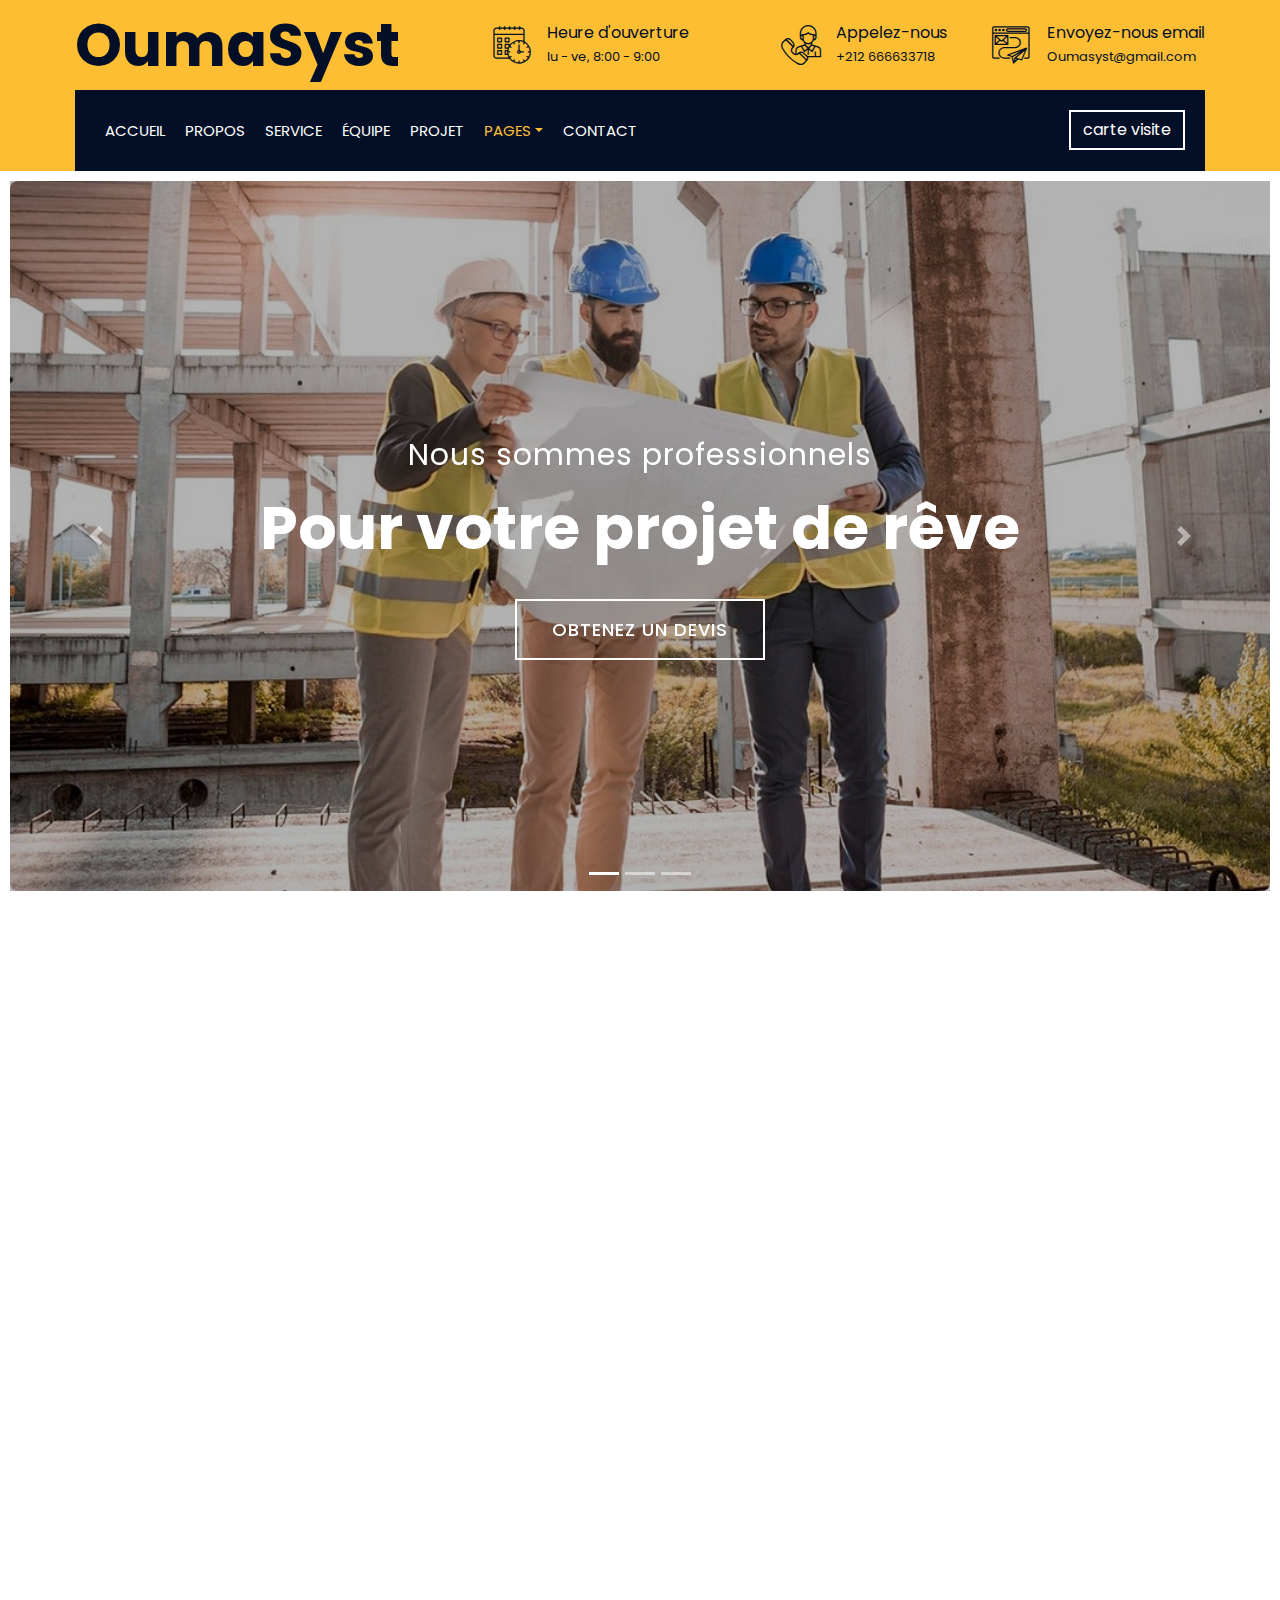
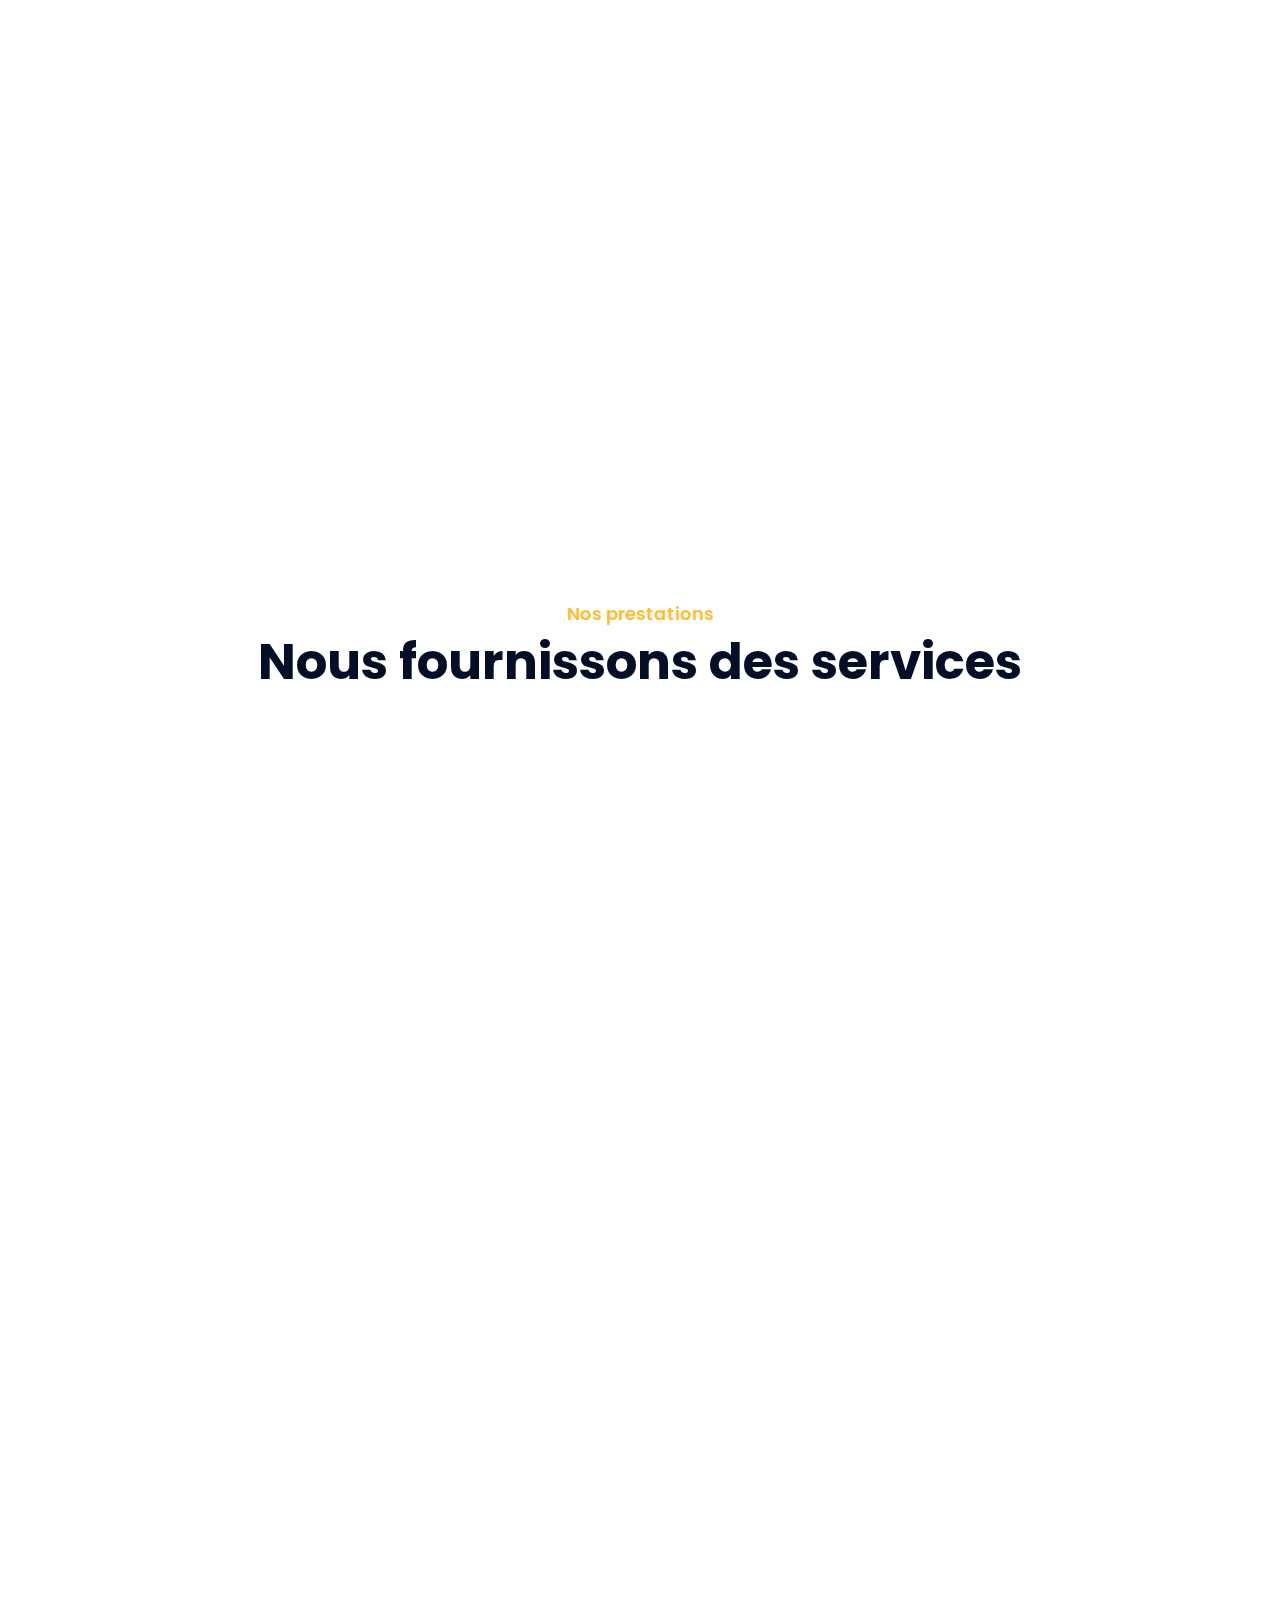
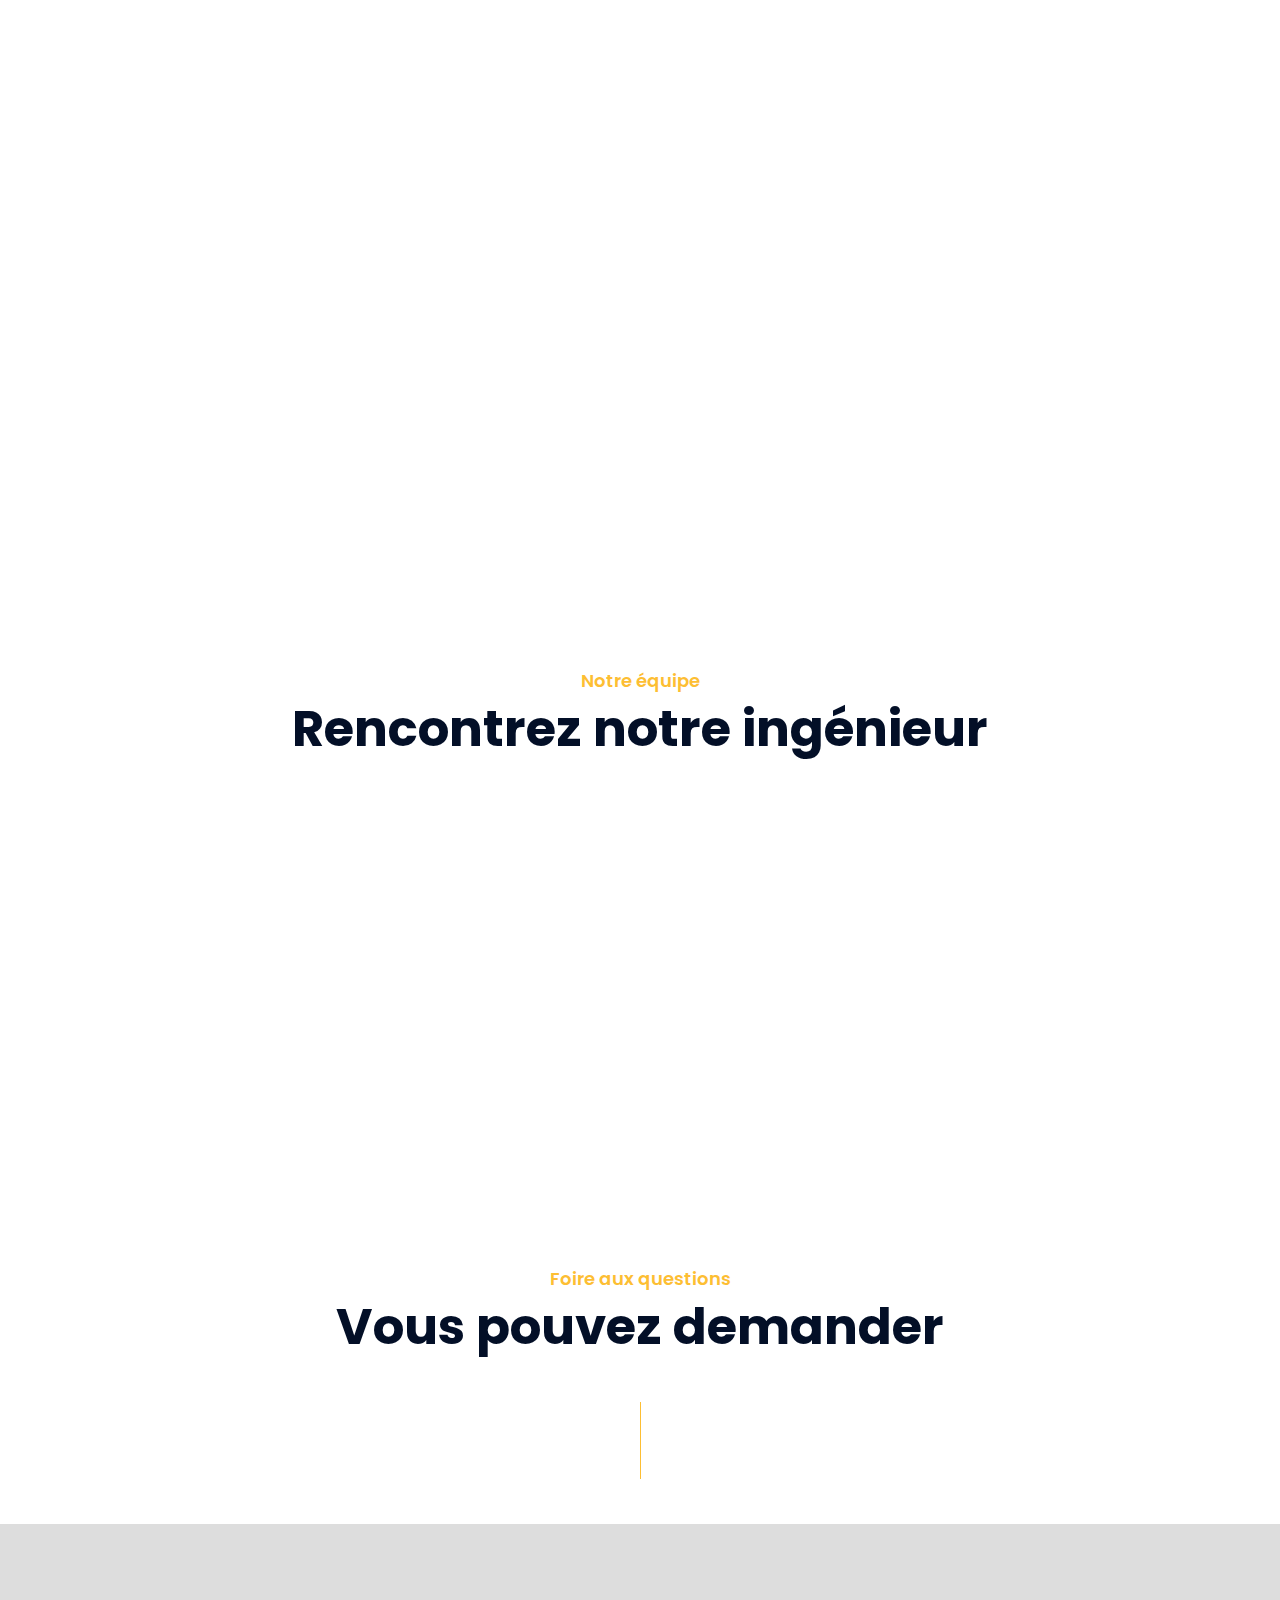
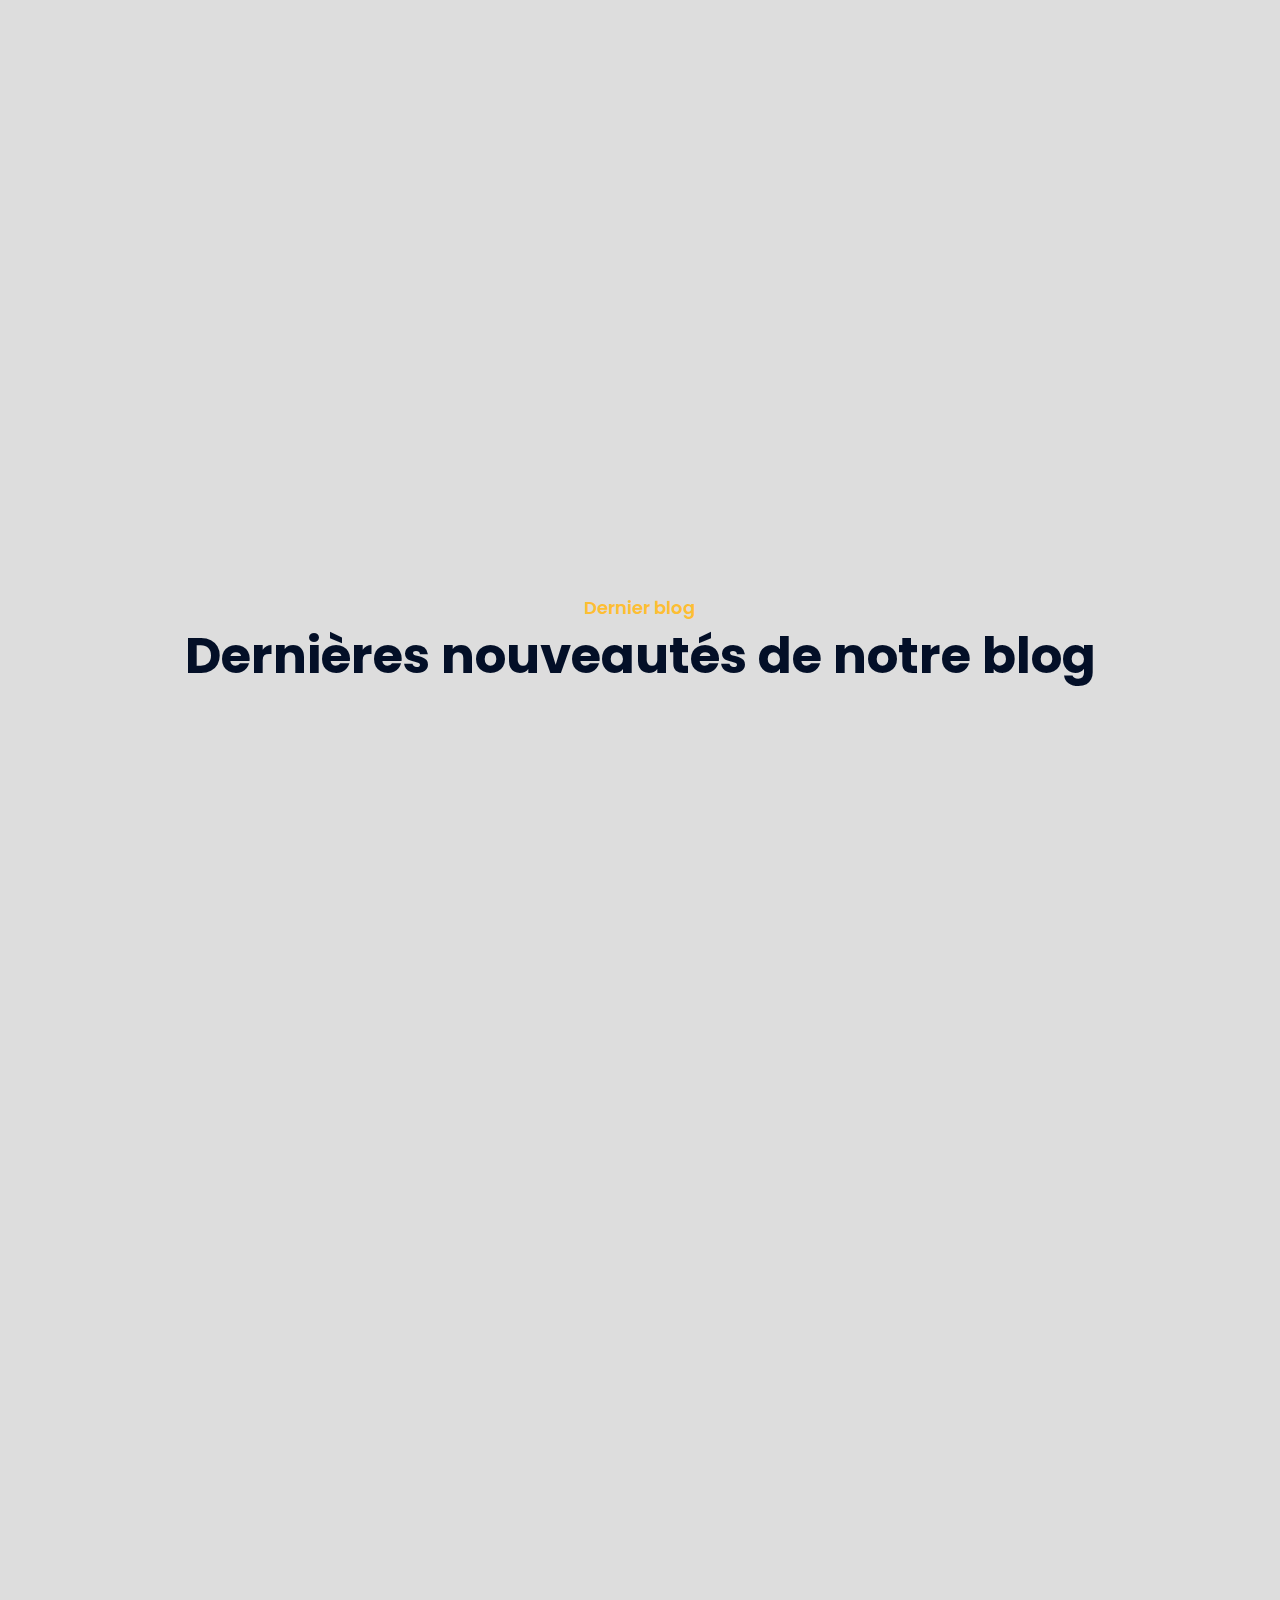
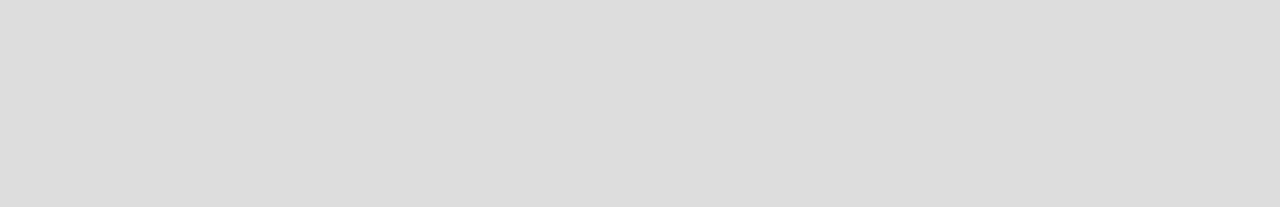
<file: index.html>
<!DOCTYPE html>
<html lang="en">
    <head>
        <meta charset="utf-8">
        <title>OumaSyst-Services</title>
        <meta content="width=device-width, initial-scale=1.0" name="viewport">
        <meta content="Construction Company Website Template" name="keywords">
        <meta content="Construction Company Website Template" name="description">

        <!-- Favicon -->
        <link href="img/favicon.ico" rel="icon">

        <!-- Google Font -->
        <link href="https://fonts.googleapis.com/css2?family=Poppins:wght@100;200;300;400;500;600;700;800;900&display=swap" rel="stylesheet">
        <link rel="shortcut icon" type="x-icon" href="./img/logo.png">
        <!-- CSS Libraries -->
        <link href="https://stackpath.bootstrapcdn.com/bootstrap/4.4.1/css/bootstrap.min.css" rel="stylesheet">
        <link href="https://cdnjs.cloudflare.com/ajax/libs/font-awesome/5.10.0/css/all.min.css" rel="stylesheet">
        <link href="lib/flaticon/font/flaticon.css" rel="stylesheet"> 
        <link href="lib/animate/animate.min.css" rel="stylesheet">
        <link href="lib/owlcarousel/assets/owl.carousel.min.css" rel="stylesheet">
        <link href="lib/lightbox/css/lightbox.min.css" rel="stylesheet">
        <link href="lib/slick/slick.css" rel="stylesheet">
        <link href="lib/slick/slick-theme.css" rel="stylesheet">

        <!-- Template Stylesheet -->
        <link href="css/style.css" rel="stylesheet">
    </head>

    <body>
        <div class="wrapper">
            <!-- Top Bar Start -->
            <div class="top-bar">
                <div class="container-fluid">
                    <div class="row align-items-center">
                        <div class="col-lg-4 col-md-12">
                            <div class="logo">
                                <a href="index.html">
                                    <h1>OumaSyst</h1>
                                    <!-- <img src="img/logo.jpg" alt="Logo"> -->
                                </a>
                            </div>
                        </div>
                        <div class="col-lg-8 col-md-7 d-none d-lg-block">
                            <div class="row">
                                <div class="col-4">
                                    <div class="top-bar-item">
                                        <div class="top-bar-icon">
                                            <i class="flaticon-calendar"></i>
                                        </div>
                                        <div class="top-bar-text">
                                            <h3>Heure d'ouverture</h3>
                                            <p>lu - ve, 8:00 - 9:00</p>
                                        </div>
                                    </div>
                                </div>
                                <div class="col-4">
                                    <div class="top-bar-item">
                                        <div class="top-bar-icon">
                                            <i class="flaticon-call"></i>
                                        </div>
                                        <div class="top-bar-text">
                                            <h3>Appelez-nous</h3>
                                            <p>+212 666633718</p>
                                        </div>
                                    </div>
                                </div>
                                <div class="col-4">
                                    <div class="top-bar-item">
                                        <div class="top-bar-icon">
                                            <i class="flaticon-send-mail"></i>
                                        </div>
                                        <div class="top-bar-text">
                                            <h3>Envoyez-nous email</h3>
                                            <p>Oumasyst@gmail.com</p>
                                        </div>
                                    </div>
                                </div>
                            </div>
                        </div>
                    </div>
                </div>
            </div>
            <!-- Top Bar End -->

            <!-- Nav Bar Start -->
            <div class="nav-bar">
                <div class="container-fluid">
                    <nav class="navbar navbar-expand-lg bg-dark navbar-dark">
                        <a href="#" class="navbar-brand">MENU</a>
                        <button type="button" class="navbar-toggler" data-toggle="collapse" data-target="#navbarCollapse">
                            <span class="navbar-toggler-icon"></span>
                        </button>

                        <div class="collapse navbar-collapse justify-content-between" id="navbarCollapse">
                            <div class="navbar-nav mr-auto">
                                <a href="index.html" class="nav-item nav-link">Accueil</a>
                                <a href="about.html" class="nav-item nav-link">Propos</a>
                                <a href="service.html" class="nav-item nav-link">Service</a>
                                <a href="team.html" class="nav-item nav-link">Équipe</a>
                                <a href="portfolio.html" class="nav-item nav-link">Projet</a>
                                <div class="nav-item dropdown">
                                    <a href="#" class="nav-link dropdown-toggle active" data-toggle="dropdown">Pages</a>
                                    <div class="dropdown-menu">
                                        <a href="blog.html" class="dropdown-item">Blog Page</a>
                                      
                                    </div>
                                </div>
                                <a href="contact.html" class="nav-item nav-link">Contact</a>
                            </div>
                            <div class="ml-auto">
                                <a class="btn" href="busnicecard.html">carte visite</a>
                            </div>
                        </div>
                    </nav>
                </div>
            </div>
            <!-- Nav Bar End -->

            <!-- Carousel Start -->
            <div id="carousel" class="carousel slide" data-ride="carousel">
                <ol class="carousel-indicators">
                    <li data-target="#carousel" data-slide-to="0" class="active"></li>
                    <li data-target="#carousel" data-slide-to="1"></li>
                    <li data-target="#carousel" data-slide-to="2"></li>
                </ol>
                <div class="carousel-inner">
                    <div class="carousel-item active">
                        <img src="img/carousel-1.jpg" alt="Carousel Image">
                        <div class="carousel-caption">
                            <p class="animated fadeInRight">Nous sommes professionnels</p>
                            <h1 class="animated fadeInLeft">Pour votre projet de rêve</h1>
                            <a class="btn animated fadeInUp" href="contact.html">Obtenez un devis</a>
                        </div>
                    </div>

                    <div class="carousel-item">
                        <img src="img/carousel-2.jpg" alt="Carousel Image">
                        <div class="carousel-caption">
                            <p class="animated fadeInRight">Constructeur professionnel</p>
                            <h1 class="animated fadeInLeft">Nous construisons votre maison</h1>
                            <a class="btn animated fadeInUp" href="contact.html">Obtenez un devis</a>
                        </div>
                    </div>

                    <div class="carousel-item">
                        <img src="img/carousel-3.jpg" alt="Carousel Image">
                        <div class="carousel-caption">
                            <p class="animated fadeInRight">On nous fait confiance</p>
                            <h1 class="animated fadeInLeft">Pour la maison de vos rêves</h1>
                            <a class="btn animated fadeInUp" href="contact.html">Obtenez un devis</a>
                        </div>
                    </div>
                </div>

                <a class="carousel-control-prev" href="#carousel" role="button" data-slide="prev">
                    <span class="carousel-control-prev-icon" aria-hidden="true"></span>
                    <span class="sr-only">Previous</span>
                </a>
                <a class="carousel-control-next" href="#carousel" role="button" data-slide="next">
                    <span class="carousel-control-next-icon" aria-hidden="true"></span>
                    <span class="sr-only">Next</span>
                </a>
            </div>
            <!-- Carousel End -->


            <!-- Feature Start-->
            <div class="feature wow fadeInUp" data-wow-delay="0.1s">
                <div class="container-fluid">
                    <div class="row align-items-center">
                        <div class="col-lg-4 col-md-12">
                            <div class="feature-item">
                                <div class="feature-icon">
                                    <i class="flaticon-worker"></i>
                                </div>
                                <div class="feature-text">
                                    <h3>Travailleur expert</h3>
                                    <p>Fort d’une expérience  dans le domaine de services, je mets mes compétences et mon savoir-faire au service de vos projets.</p>
                                </div>
                            </div>
                        </div>
                        <div class="col-lg-4 col-md-12">
                            <div class="feature-item">
                                <div class="feature-icon">
                                    <i class="flaticon-building"></i>
                                </div>
                                <div class="feature-text">
                                    <h3>Travail de qualité</h3>
                                    <p>Chez OumaSyst, nous nous engageons à fournir des services et des produits d’une qualité exceptionnelle. </p>
                                </div>
                            </div>
                        </div>
                        <div class="col-lg-4 col-md-12">
                            <div class="feature-item">
                                <div class="feature-icon">
                                    <i class="flaticon-call"></i>
                                </div>
                                <div class="feature-text">
                                    <h3>24/7 Assistance</h3>
                                    <p>Nous sommes là pour vous à tout moment. Notre service d'assistance est disponible 24 heures sur 24, 7 jours sur 7, .</p>
                                </div>
                            </div>
                        </div>
                    </div>
                </div>
            </div>
            <!-- Feature End-->


            <!-- About Start -->
            <div class="about wow fadeInUp" data-wow-delay="0.1s">
                <div class="container">
                    <div class="row align-items-center">
                        <div class="col-lg-5 col-md-6">
                            <div class="about-img">
                                <img src="img/about.jpg" alt="Image">
                            </div>
                        </div>
                        <div class="col-lg-7 col-md-6">
                            <div class="section-header text-left">
                                <p>Bienvenue à OumaSyst</p>
                                <h2> Expérience</h2>
                            </div>
                            <div class="about-text">
                                <p>
                                    Chez OumaSyst, nous sommes spécialisés dans une large gamme de services destinés à répondre à tous vos besoins en matière de construction, rénovation, design, sécurité, et plus encore. Avec une équipe d'experts passionnés et qualifiés, nous nous engageons à offrir des solutions sur mesure, de qualité supérieure, qui répondent à vos exigences spécifiques.
                                </p>
                                <p>
                                    Nos Domaines d'Expertise :
                                    Construction de Bâtiments : Du résidentiel au commercial, nous concevons et réalisons des bâtiments fonctionnels et durables.
                                    Rénovation de Maison : Transformez votre intérieur et redonnez vie à vos espaces avec nos services de rénovation.
                                    Design Architectural : Des concepts architecturaux uniques, pensés pour allier esthétique, confort et performance.
                                    Peinture : Des finitions impeccables pour vos espaces intérieurs et extérieurs.
                                    Installation de Caméras de Sécurité : Des solutions modernes de surveillance pour garantir la sécurité de vos biens et de vos proches.
                                    Services Électriques : Des installations électriques sûres et conformes, pour une maison ou un entreprise connectée et fonctionnelle.
                                </p>
                                <a class="btn" href="single.html">Apprendre encore plus</a>
                            </div>
                        </div>
                    </div>
                </div>
            </div>
            <!-- About End -->


            <!-- Fact Start -->
            <div class="fact">
                <div class="container-fluid">
                    <div class="row counters">
                        <div class="col-md-6 fact-left wow slideInLeft">
                            <div class="row">
                                <div class="col-6">
                                    <div class="fact-icon">
                                        <i class="flaticon-worker"></i>
                                    </div>
                                    <div class="fact-text">
                                        <h2 data-toggle="counter-up">80</h2>
                                        <p>Travailleurs experts</p>
                                    </div>
                                </div>
                                <div class="col-6">
                                    <div class="fact-icon">
                                        <i class="flaticon-building"></i>
                                    </div>
                                    <div class="fact-text">
                                        <h2 data-toggle="counter-up">425</h2>
                                        <p>Clients satisfaits</p>
                                    </div>
                                </div>
                            </div>
                        </div>
                        <div class="col-md-6 fact-right wow slideInRight">
                            <div class="row">
                                <div class="col-6">
                                    <div class="fact-icon">
                                        <i class="flaticon-address"></i>
                                    </div>
                                    <div class="fact-text">
                                        <h2 data-toggle="counter-up">189</h2>
                                        <p>Projets terminés</p>
                                    </div>
                                </div>
                                <div class="col-6">
                                    <div class="fact-icon">
                                        <i class="flaticon-crane"></i>
                                    </div>
                                    <div class="fact-text">
                                        <h2 data-toggle="counter-up">890</h2>
                                        <p>Running Projects</p>
                                    </div>
                                </div>
                            </div>
                        </div>
                    </div>
                </div>
            </div>
            <!-- Fact End -->


            <!-- Service Start -->
            <div class="service">
                <div class="container">
                    <div class="section-header text-center">
                        <p>Nos prestations</p>
                        <h2>Nous fournissons des services</h2>
                    </div>
                    <div class="row">
                        <div class="col-lg-4 col-md-6 wow fadeInUp" data-wow-delay="0.1s">
                            <div class="service-item">
                                <div class="service-img">
                                    <img src="img/service-1.jpg" alt="Image">
                                    <div class="service-overlay">
                                        <p>
                                            Nous sommes spécialisés dans la construction de bâtiments résidentiels, commerciaux et industriels, avec un engagement constant envers la qualité.
                                        </p>
                                    </div>
                                </div>
                                <div class="service-text">
                                    <h3>Construction de bâtiments</h3>
                                    <a class="btn" href="img/service-1.jpg" data-lightbox="service">+</a>
                                </div>
                            </div>
                        </div>
                        <div class="col-lg-4 col-md-6 wow fadeInUp" data-wow-delay="0.2s">
                            <div class="service-item">
                                <div class="service-img">
                                    <img src="img/service-2.jpg" alt="Image">
                                    <div class="service-overlay">
                                        <p>
                                            Donnez une nouvelle vie à votre maison grâce à nos services professionnels de rénovation sur mesure. Qu’il s’agisse de moderniser une pièce, d’améliorer l’efficacité énergétique, ou de réaménager entièrement votre espace.
                                        </p>
                                    </div>
                                </div>
                                <div class="service-text">
                                    <h3>Rénovation de maison</h3>
                                    <a class="btn" href="img/service-2.jpg" data-lightbox="service">+</a>
                                </div>
                            </div>
                        </div>
                        <div class="col-lg-4 col-md-6 wow fadeInUp" data-wow-delay="0.3s">
                            <div class="service-item">
                                <div class="service-img">
                                    <img src="img/service-3.jpg" alt="Image">
                                    <div class="service-overlay">
                                        <p>
                                            Transformez vos idées en réalisations architecturales remarquables grâce à nos services de conception architecturale sur mesure. Que vous planifiez une maison, un espace commercial ou un projet urbain, notre équipe d'architectes talentueux vous accompagne pour créer des espaces qui allient esthétique, fonctionnalité et durabilité.
                                        </p>
                                    </div>
                                </div>
                                <div class="service-text">
                                    <h3>Conception architecturale</h3>
                                    <a class="btn" href="img/service-3.jpg" data-lightbox="service">+</a>
                                </div>
                            </div>
                        </div>
                        <div class="col-lg-4 col-md-6 wow fadeInUp" data-wow-delay="0.4s">
                            <div class="service-item">
                                <div class="service-img">
                                    <img src="img/service-4.jpg" alt="Image">
                                    <div class="service-overlay">
                                        <p>
                                            Faites appel à nos électriciens qualifiés pour tous vos besoins en installation, rénovation et maintenance électrique. Nous offrons des solutions adaptées aux particuliers, aux entreprises et aux industries, en garantissant la sécurité, la fiabilité et le respect des normes.
                                        </p>
                                    </div>
                                </div>
                                <div class="service-text">
                                    <h3>électrique</h3>
                                    <a class="btn" href="img/service-4.jpg" data-lightbox="service">+</a>
                                </div>
                            </div>
                        </div>
                        <div class="col-lg-4 col-md-6 wow fadeInUp" data-wow-delay="0.5s">
                            <div class="service-item">
                                <div class="service-img">
                                    <img src="img/service-5.jpg" alt="Image">
                                    <div class="service-overlay">
                                        <p>
                                            Assurez la sécurité de vos biens et de vos proches avec nos solutions professionnelles d'installation de caméras de surveillance. Nous vous proposons des systèmes modernes, adaptés à vos besoins, pour une surveillance efficace et une tranquillité d’esprit optimale.
                                        </p>
                                    </div>
                                </div>
                                <div class="service-text">
                                    <h3>Installation de caméra de sécurité</h3>
                                    <a class="btn" href="img/service-5.jpg" data-lightbox="service">+</a>
                                </div>
                            </div>
                        </div>
                        <div class="col-lg-4 col-md-6 wow fadeInUp" data-wow-delay="0.6s">
                            <div class="service-item">
                                <div class="service-img">
                                    <img src="img/service-6.jpg" alt="Image">
                                    <div class="service-overlay">
                                        <p>
                                            Offrez une nouvelle ambiance à vos espaces intérieurs et extérieurs avec nos services de peinture haut de gamme. Notre équipe de peintres qualifiés vous garantit des finitions impeccables, des couleurs éclatantes et une durabilité exceptionnelle.
                                        </p>
                                    </div>
                                </div>
                                <div class="service-text">
                                    <h3>Peinture</h3>
                                    <a class="btn" href="img/service-6.jpg" data-lightbox="service">+</a>
                                </div>
                            </div>
                        </div>
                    </div>
                </div>
            </div>
            <!-- Service End -->


            <!-- Video Start -->
            <div class="video wow fadeIn" data-wow-delay="0.1s">
                <div class="container">
                    <button  type="button" class="btn-play" data-toggle="modal" data-src="https://www.youtube.com/embed/DWRcNpR6Kdc" data-target="#videoModal">
                        <span></span>
                    </button>
                </div>
            </div>
            
            <div class="modal fade" id="videoModal" tabindex="-1" role="dialog" aria-labelledby="exampleModalLabel" aria-hidden="true">
                <div class="modal-dialog" role="document">
                    <div class="modal-content">
                        <div class="modal-body">
                            <button type="button" class="close" data-dismiss="modal" aria-label="Close">
                                <span aria-hidden="true">&times;</span>
                            </button>        
                            <!-- 16:9 aspect ratio -->
                            <div class="embed-responsive embed-responsive-16by9">
                                <iframe class="embed-responsive-item" src="" id="video"  allowscriptaccess="always" allow="autoplay"></iframe>
                            </div>
                        </div>
                    </div>
                </div>
            </div>
            <!-- Video End -->


            <!-- Team Start -->
            <div class="team">
                <div class="container">
                    <div class="section-header text-center">
                        <p>Notre équipe</p>
                        <h2>Rencontrez notre ingénieur</h2>
                    </div>
                    <div class="row">
                        <div class="col-lg-3 col-md-6 wow fadeInUp" data-wow-delay="0.1s">
                            <div class="team-item">
                                <div class="team-img">
                                    <img src="img/team-1.jpg" alt="Team Image">
                                </div>
                                <div class="team-text">
                                   
                                    <p>CEO & Founder</p>
                                </div>
                                <div class="team-social">
                                
                                    
                                    <a class="social-fb" href=""><i class="fab fa-facebook-f"></i></a>
                                    <a class="social-li" href=""><i class="fab fa-linkedin-in"></i></a>
                                    <a class="social-in" href=""><i class="fab fa-instagram"></i></a>
                                </div>
                            </div>
                        </div>
                        <div class="col-lg-3 col-md-6 wow fadeInUp" data-wow-delay="0.2s">
                            <div class="team-item">
                                <div class="team-img">
                                    <img src="img/team-2.jpg" alt="Team Image">
                                </div>
                                <div class="team-text">
                                  
                                    <p>Civil Engineer</p>
                                </div>
                                <div class="team-social">
                                   
                                    <a class="social-fb" href=""><i class="fab fa-facebook-f"></i></a>
                                    <a class="social-li" href=""><i class="fab fa-linkedin-in"></i></a>
                                    <a class="social-in" href=""><i class="fab fa-instagram"></i></a>
                                </div>
                            </div>
                        </div>
                        <div class="col-lg-3 col-md-6 wow fadeInUp" data-wow-delay="0.3s">
                            <div class="team-item">
                                <div class="team-img">
                                    <img src="img/team-3.jpg" alt="Team Image">
                                </div>
                                <div class="team-text">
                                    
                                    <p>Interior Designer</p>
                                </div>
                                <div class="team-social">
                                
                                    <a class="social-fb" href=""><i class="fab fa-facebook-f"></i></a>
                                    <a class="social-li" href=""><i class="fab fa-linkedin-in"></i></a>
                                    <a class="social-in" href=""><i class="fab fa-instagram"></i></a>
                                </div>
                            </div>
                        </div>
                        <div class="col-lg-3 col-md-6 wow fadeInUp" data-wow-delay="0.4s">
                            <div class="team-item">
                                <div class="team-img">
                                    <img src="img/team-4.jpg" alt="Team Image">
                                </div>
                                <div class="team-text">
                                  
                                    <p>Painter</p>
                                </div>
                                <div class="team-social">
                                  
                                    <a class="social-fb" href=""><i class="fab fa-facebook-f"></i></a>
                                    <a class="social-li" href=""><i class="fab fa-linkedin-in"></i></a>
                                    <a class="social-in" href=""><i class="fab fa-instagram"></i></a>
                                </div>
                            </div>
                        </div>
                    </div>
                </div>
            </div>
            <!-- Team End -->
            

            <!-- FAQs Start -->
            <div class="faqs">
                <div class="container">
                    <div class="section-header text-center">
                        <p>Foire aux questions</p>
                        <h2>Vous pouvez demander</h2>
                    </div>
                    <div class="row">
                        <div class="col-md-6">
                            <div id="accordion-1">
                                <div class="card wow fadeInLeft" data-wow-delay="0.1s">
                                    <div class="card-header">
                                        <a class="card-link collapsed" data-toggle="collapse" href="#collapseOne">
                                            Ou puis-je trouver des informations sur l'entreprise
                                        </a>
                                    </div>
                                    <div id="collapseOne" class="collapse" data-parent="#accordion-1">
                                        <div class="card-body">
                                            Vous pouvez trouver les informations en bas de la page ou en cliquant sur le bouton carte visite
                                        </div>
                                    </div>
                                
                                </div>
                                <div class="card wow fadeInLeft" data-wow-delay="0.3s">
                                 
                                  
                                    <div id="collapseFive" class="collapse" data-parent="#accordion-1">
                                        <div class="card-body">
                                            Lorem ipsum dolor sit amet, consectetur adipiscing elit. Phasellus nec pretium mi. Curabitur facilisis ornare velit non.
                                        </div>
                                    </div>
                                </div>
                            </div>
                        </div>
                        <div class="col-md-6">
                            <div id="accordion-2">
                                
                                    
                                    <div id="collapseSeven" class="collapse" data-parent="#accordion-2">
                                        <div class="card-body">
                                            Lorem ipsum dolor sit amet, consectetur adipiscing elit. Phasellus nec pretium mi. Curabitur facilisis ornare velit non.
                                        </div>
                                    </div>
                                </div>
                                <div class="card wow fadeInRight" data-wow-delay="0.3s">
                                    <div class="card-header">
                                        <a class="card-link collapsed" data-toggle="collapse" href="#collapseEight">
                                            ou puis-je vous contacter?
                                        </a>
                                    </div>
                                    <div id="collapseEight" class="collapse" data-parent="#accordion-2">
                                        <div class="card-body">
                                            Cliquez sur le bouton contactez-nous ci-dessus,puis envoyez-nous un message
                                        </div>
                                    </div>
                                </div>
                              
                               
                                </div>
                            </div>
                        </div>
                    </div>
                </div>
            </div>
            <!-- FAQs End -->


            <!-- Testimonial Start -->
            <div class="testimonial wow fadeIn" data-wow-delay="0.1s">
                <div class="container">
                    <div class="row">
                        <div class="col-12">
                            <div class="testimonial-slider-nav">
                                <div class="slider-nav"><img src="img/testimonial-1.jpg" alt="Testimonial"></div>
                                <div class="slider-nav"><img src="img/testimonial-2.jpg" alt="Testimonial"></div>
                                <div class="slider-nav"><img src="img/testimonial-3.jpg" alt="Testimonial"></div>
                                <div class="slider-nav"><img src="img/testimonial-4.jpg" alt="Testimonial"></div>
                                <div class="slider-nav"><img src="img/testimonial-1.jpg" alt="Testimonial"></div>
                                <div class="slider-nav"><img src="img/testimonial-2.jpg" alt="Testimonial"></div>
                                <div class="slider-nav"><img src="img/testimonial-3.jpg" alt="Testimonial"></div>
                                <div class="slider-nav"><img src="img/testimonial-4.jpg" alt="Testimonial"></div>
                            </div>
                        </div>
                    </div>
                    <div class="row">
                        <div class="col-12">
                            <div class="testimonial-slider">
                                <div class="slider-item">
                                    <h3>Assma mnsori</h3>
                                   
                                    <p>J'ai fait appel à cette entreprise pour une rénovation complète de ma maison et je ne pourrais pas être plus satisfait des résultats ! Leur équipe était professionnelle, ponctuelle et a dépassé mes attentes. L'attention portée aux détails était exceptionnelle. Je le recommande vivement !</p>
                                </div>
                                <div class="slider-item">
                                    <h3>Aymane IO</h3>
                                   
                                    <p>L’équipe de conception architecturale a complètement transformé ma vision en réalité. Ils ont écouté mes idées et m'ont fourni des informations précieuses. Le design était innovant et le résultat final était meilleur que ce que j'aurais pu imaginer.</p>
                                </div>
                                <div class="slider-item">
                                    <h3>Salah ayoubi</h3>
                                    
                                    <p>J'ai fait réaliser quelques travaux d'électricité et j'ai été impressionné par le professionnalisme des techniciens. Ils étaient ponctuels, minutieux et très compétents. Je me sens beaucoup plus en sécurité avec leur travail !</p>
                                </div>
                                <div class="slider-item">
                                    <h3>Sara</h3>
                                    
                                    <p>Le site Web qu’ils ont créé pour mon entreprise est fantastique ! Il était facile de travailler avec l’équipe et elle a compris exactement ce dont j’avais besoin. Le design est élégant et convivial, et je constate déjà plus de trafic sur mon site.</p>
                                </div>
                                <div class="slider-item">
                                    <h3>youssef zayd</h3>
                                  
                                    <p>Du début à la fin, l’équipe de construction a rendu le processus fluide et efficace. Ils m'ont tenu au courant tout au long du projet et la qualité du travail était excellente. Mon nouvel immeuble de bureaux est magnifique.</p>
                                </div>
                                <div class="slider-item">
                                    <h3>samir taji</h3>
                                 
                                    <p>J'ai fait installer des caméras de sécurité et l'équipe a été rapide, professionnelle et efficace. Ils m'ont expliqué le système et se sont assurés que j'étais à l'aise avec la configuration. Je me sens beaucoup plus en sécurité maintenant.</p>
                                </div>
                                <div class="slider-item">
                                    <h3>karim AZ</h3>
                                    
                                    <p>J'ai engagé cette entreprise pour peindre ma maison et j'ai été époustouflé par la transformation. Les peintres étaient soignés, respectueux et prenaient leur temps pour s'assurer que chaque détail était parfait. Les couleurs ont vraiment donné vie à ma maison !</p>
                                </div>
                                <div class="slider-item">
                                    <h3>ziyad nassir</h3>
                                   
                                    <p>Je ne pourrai jamais assez remercier l’équipe pour son travail acharné sur la rénovation de ma cuisine. Ils se sont occupés de tout, de la conception à l'installation, et le résultat final est magnifique. J'ai maintenant la cuisine de mes rêves !</p>
                                </div>
                            </div>
                        </div>
                    </div>
                </div>
            </div>
            <!-- Testimonial End -->


            <!-- Blog Start -->
            <div class="blog">
                <div class="container">
                    <div class="section-header text-center">
                        <p>Dernier blog</p>
                        <h2>Dernières nouveautés de notre blog</h2>
                    </div>
                    <div class="row">
                        <div class="col-lg-4 col-md-6 wow fadeInUp" data-wow-delay="0.2s">
                            <div class="blog-item">
                                <div class="blog-img">
                                    <img src="img/blog-1.jpg" alt="Image">
                                </div>
                                <div class="blog-title">
                                    <h3>Lorem ipsum dolor sit</h3>
                                    <a class="btn" href="contact.html">+</a>
                                </div>
                                <div class="blog-meta">
                                    <p>par<a href="">Admin</a></p>
                                    <p>Dans<a href="">Construction</a></p>
                                </div>
                                <div class="blog-text">
                                    <p>
                                        Lorem ipsum dolor sit amet elit. Phasellus nec pretium mi. Curabitur facilisis ornare velit non vulputate. Aliquam metus tortor
                                    </p>
                                </div>
                            </div>
                        </div>
                        <div class="col-lg-4 col-md-6 wow fadeInUp">
                            <div class="blog-item">
                                <div class="blog-img">
                                    <img src="img/blog-2.jpg" alt="Image">
                                </div>
                                <div class="blog-title">
                                    <h3>Lorem ipsum dolor sit</h3>
                                    <a class="btn" href="contact.html">+</a>
                                </div>
                                <div class="blog-meta">
                                    <p>par<a href="">Admin</a></p>
                                    <p>Dans <a href="">Construction</a></p>
                                </div>
                                <div class="blog-text">
                                    <p>
                                        Lorem ipsum dolor sit amet elit. Phasellus nec pretium mi. Curabitur facilisis ornare velit non vulputate. Aliquam metus tortor
                                    </p>
                                </div>
                            </div>
                        </div>
                        <div class="col-lg-4 col-md-6 wow fadeInUp" data-wow-delay="0.2s">
                            <div class="blog-item">
                                <div class="blog-img">
                                    <img src="img/blog-3.jpg" alt="Image">
                                </div>
                                <div class="blog-title">
                                    <h3>Lorem ipsum dolor sit</h3>
                                    <a class="btn" href="contact.html">+</a>
                                </div>
                                <div class="blog-meta">
                                    <p>par<a href="">Admin</a></p>
                                    <p>Dans <a href="">Construction</a></p>
                                </div>
                                <div class="blog-text">
                                    <p>
                                        Lorem ipsum dolor sit amet elit. Phasellus nec pretium mi. Curabitur facilisis ornare velit non vulputate. Aliquam metus tortor
                                    </p>
                                </div>
                            </div>
                        </div>
                    </div>
                </div>
            </div>
            <!-- Blog End -->


            <!-- Footer Start -->
            <div class="footer wow fadeIn" data-wow-delay="0.3s">
                <div class="container">
                    <div class="row">
                        <div class="col-md-6 col-lg-4">
                            <div class="footer-contact">
                                <h2>Contact du bureau</h2>
                                <p><i class="fa fa-map-marker-alt"></i>N°612 BD OuedELMakhazen Saada alia Mohammedia</p>
                                <p><i class="fa fa-phone-alt"></i>+212 [0]666633718</p>
                                <p><i class="fa fa-envelope"></i>Oumasyst@gmail.com</p>
                                <div class="footer-social">
                                    <a href="https://freewebsitecode.com/"><i><i class="fab fa-x-twitter"><svg xmlns="http://www.w3.org/2000/svg" width="16" height="16" fill="currentColor" class="bi bi-twitter-x" viewBox="0 0 16 16">
                                        <path d="M12.6.75h2.454l-5.36 6.142L16 15.25h-4.937l-3.867-5.07-4.425 5.07H.316l5.733-6.57L0 .75h5.063l3.495 4.633L12.601.75Zm-.86 13.028h1.36L4.323 2.145H2.865z"/>
                                      </svg></i></a></i></a>
                                    <a href="https://facebook.com/freewebsitecode"><i class="fab fa-facebook-f"></i></a>
                                    <a href="https://freewebsitecode.com/"><i class="fab fa-linkedin-in"></i></a>
                                    <a href="https://freewebsitecode.com/"><i class="fab fa-instagram"></i></a>
                                    <a href="https://www.youtube.com/channel/UC9HlQRmKgG3jeVD_fBxj1Pw/videos"><i class="fab fa-youtube"></i></a>
                                </div>
                            </div>
                        </div>
                        
                        <div class="col-md-6 col-lg-4">
                            <div class="footer-link">
                                <h2>Pages utiles</h2>
                                <a href="about.html">Propos</a>
                                <a href="contact.html">Contact </a>
                                <a href="team.html">Equipe</a>
                                <a href="portfolio.html">Project</a>
                               
                            </div>
                        </div>
                        <div class="col-md-6 col-lg-4">
                            <div class="newsletter">
                                <h2>Lettre d'information</h2>
                                <p>
                                    Pour tout renseignement ou question,n'hésitez pas à nous contacter pour vous aider
                                </p>
                                <div class="form">
                                   
                                    <a class="btn" href="contact.html">Contactez-nous</a>
                                </div>
                            </div>
                        </div>
                    </div>
                </div>
                <div class="container footer-menu">
                    <div class="f-menu">
                        <a href="service.html">FQAs</a>
                    </div>
                </div>
                <div class="container copyright">
                    <div class="row">
                        <div class="col-md-6">
                            <p>&copy; <a href="#">OumaSyst Services</a>, All Right Reserved.</p>
                        </div>
						
						
                        <div class="col-md-6">
                            <p>Designed By <a>ABCode</a></p>
                        </div>
                    </div>
                </div>
            </div>
            <!-- Footer End -->

            <a href="#" class="back-to-top"><i class="fa fa-chevron-up"></i></a>
        </div>

        <!-- JavaScript Libraries -->
        <script src="https://code.jquery.com/jquery-3.4.1.min.js"></script>
        <script src="https://stackpath.bootstrapcdn.com/bootstrap/4.4.1/js/bootstrap.bundle.min.js"></script>
        <script src="lib/easing/easing.min.js"></script>
        <script src="lib/wow/wow.min.js"></script>
        <script src="lib/owlcarousel/owl.carousel.min.js"></script>
        <script src="lib/isotope/isotope.pkgd.min.js"></script>
        <script src="lib/lightbox/js/lightbox.min.js"></script>
        <script src="lib/waypoints/waypoints.min.js"></script>
        <script src="lib/counterup/counterup.min.js"></script>
        <script src="lib/slick/slick.min.js"></script>

        <!-- Template Javascript -->
        <script src="js/main.js"></script>
    </body>
</html>
</file>
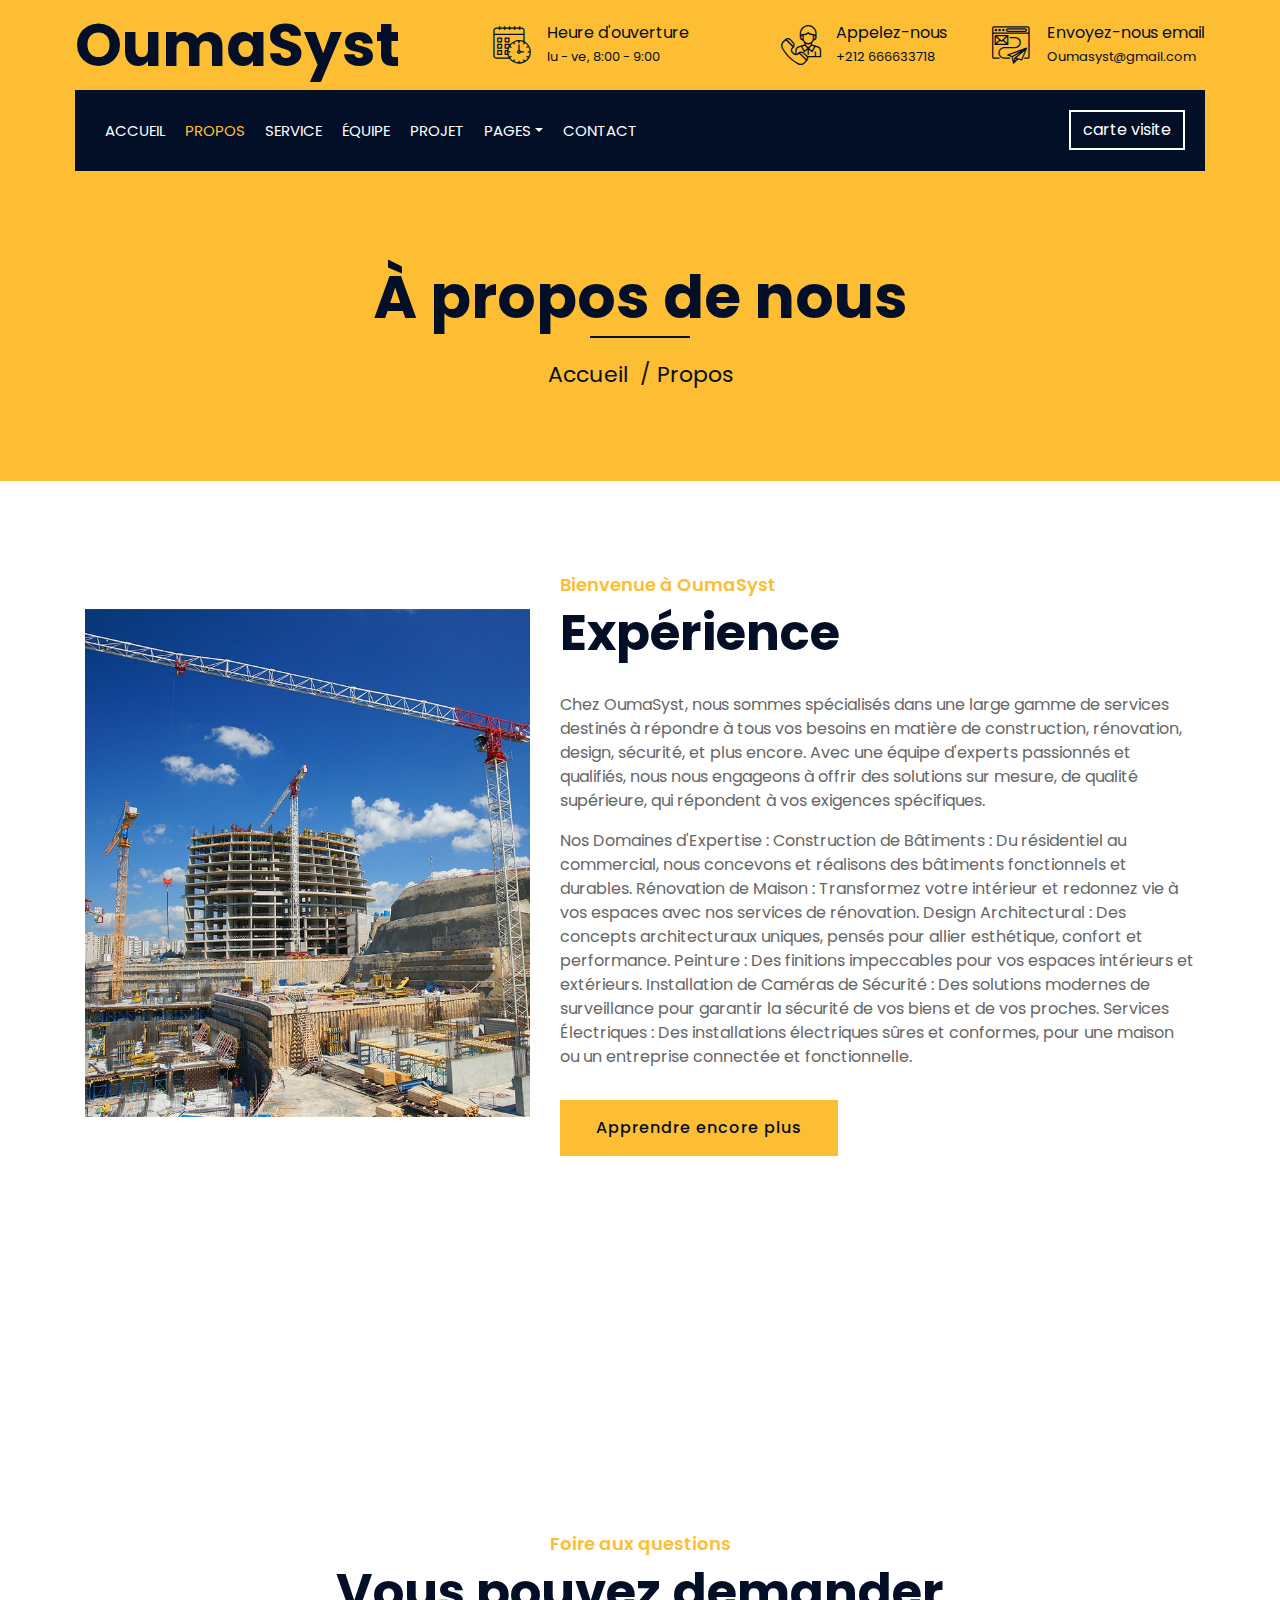
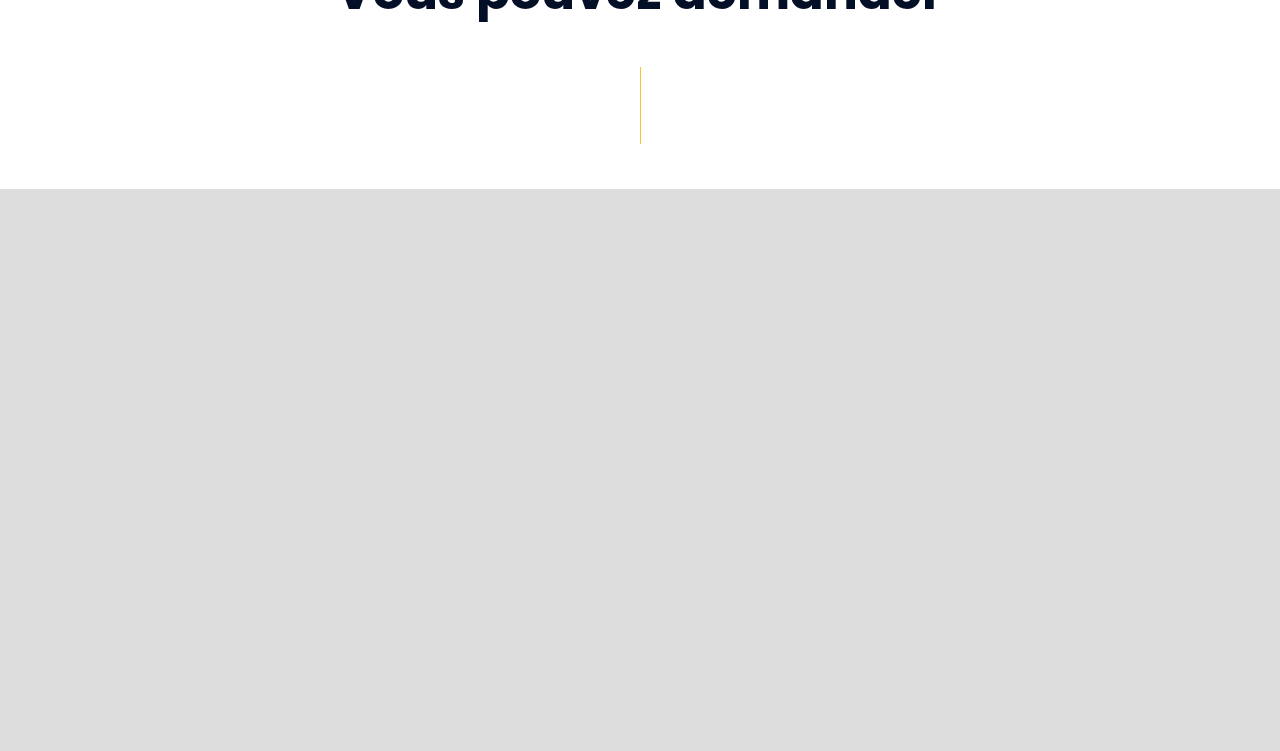
<file: about.html>
<!DOCTYPE html>
<html lang="en">
    <head>
        <meta charset="utf-8">
        <title>OumaSyst-Services</title>
        <meta content="width=device-width, initial-scale=1.0" name="viewport">
        <meta content="Construction Company Website Template" name="keywords">
        <meta content="Construction Company Website Template" name="description">

        <!-- Favicon -->
        <link href="img/favicon.ico" rel="icon">

        <!-- Google Font -->
        <link href="https://fonts.googleapis.com/css2?family=Poppins:wght@100;200;300;400;500;600;700;800;900&display=swap" rel="stylesheet">
        <link rel="shortcut icon" type="x-icon" href="./img/logo.png">
        <!-- CSS Libraries -->
        <link href="https://stackpath.bootstrapcdn.com/bootstrap/4.4.1/css/bootstrap.min.css" rel="stylesheet">
        <link href="https://cdnjs.cloudflare.com/ajax/libs/font-awesome/5.10.0/css/all.min.css" rel="stylesheet">
        <link href="lib/flaticon/font/flaticon.css" rel="stylesheet"> 
        <link href="lib/animate/animate.min.css" rel="stylesheet">
        <link href="lib/owlcarousel/assets/owl.carousel.min.css" rel="stylesheet">
        <link href="lib/lightbox/css/lightbox.min.css" rel="stylesheet">
        <link href="lib/slick/slick.css" rel="stylesheet">
        <link href="lib/slick/slick-theme.css" rel="stylesheet">

        <!-- Template Stylesheet -->
        <link href="css/style.css" rel="stylesheet">
    </head>

    <body>
        <div class="wrapper">
            <!-- Top Bar Start -->
            <div class="top-bar">
                <div class="container-fluid">
                    <div class="row align-items-center">
                        <div class="col-lg-4 col-md-12">
                            <div class="logo">
                                <a href="index.html">
                                    <h1>OumaSyst</h1>
                                    <!-- <img src="img/logo.jpg" alt="Logo"> -->
                                </a>
                            </div>
                        </div>
                        <div class="col-lg-8 col-md-7 d-none d-lg-block">
                            <div class="row">
                                <div class="col-4">
                                    <div class="top-bar-item">
                                        <div class="top-bar-icon">
                                            <i class="flaticon-calendar"></i>
                                        </div>
                                        <div class="top-bar-text">
                                            <h3>Heure d'ouverture</h3>
                                            <p>lu - ve, 8:00 - 9:00</p>
                                        </div>
                                    </div>
                                </div>
                                <div class="col-4">
                                    <div class="top-bar-item">
                                        <div class="top-bar-icon">
                                            <i class="flaticon-call"></i>
                                        </div>
                                        <div class="top-bar-text">
                                            <h3>Appelez-nous</h3>
                                            <p>+212 666633718</p>
                                        </div>
                                    </div>
                                </div>
                                <div class="col-4">
                                    <div class="top-bar-item">
                                        <div class="top-bar-icon">
                                            <i class="flaticon-send-mail"></i>
                                        </div>
                                        <div class="top-bar-text">
                                            <h3>Envoyez-nous email</h3>
                                            <p>Oumasyst@gmail.com</p>
                                        </div>
                                    </div>
                                </div>
                            </div>
                        </div>
                    </div>
                </div>
            </div>
            <!-- Top Bar End -->

            <!-- Nav Bar Start -->
            <div class="nav-bar">
                <div class="container-fluid">
                    <nav class="navbar navbar-expand-lg bg-dark navbar-dark">
                        <a href="#" class="navbar-brand">MENU</a>
                        <button type="button" class="navbar-toggler" data-toggle="collapse" data-target="#navbarCollapse">
                            <span class="navbar-toggler-icon"></span>
                        </button>

                        <div class="collapse navbar-collapse justify-content-between" id="navbarCollapse">
                            <div class="navbar-nav mr-auto">
                                <a href="index.html" class="nav-item nav-link">Accueil</a>
                                <a href="about.html" class="nav-item nav-link active">Propos</a>
                                <a href="service.html" class="nav-item nav-link">Service</a>
                                <a href="team.html" class="nav-item nav-link">Équipe</a>
                                <a href="portfolio.html" class="nav-item nav-link">Projet</a>
                                <div class="nav-item dropdown">
                                    <a href="#" class="nav-link dropdown-toggle" data-toggle="dropdown">Pages</a>
                                    <div class="dropdown-menu">
                                        <a href="blog.html" class="dropdown-item">Blog Page</a>
                                       
                                    </div>
                                </div>
                                <a href="contact.html" class="nav-item nav-link">Contact</a>
                            </div>
                            <div class="ml-auto">
                                <a class="btn" href="busnicecard.html">carte visite</a>
                            </div>
                        </div>
                    </nav>
                </div>
            </div>
            <!-- Nav Bar End -->
            
            
            <!-- Page Header Start -->
            <div class="page-header">
                <div class="container">
                    <div class="row">
                        <div class="col-12">
                            <h2>À propos de nous</h2>
                        </div>
                        <div class="col-12">
                            <a href="index.html">Accueil</a>
                            <a href="about.html">Propos</a>
                        </div>
                    </div>
                </div>
            </div>
            <!-- Page Header End -->


        <!-- About Start -->
        <div class="about wow fadeInUp" data-wow-delay="0.1s">
            <div class="container">
                <div class="row align-items-center">
                    <div class="col-lg-5 col-md-6">
                        <div class="about-img">
                            <img src="img/about.jpg" alt="Image">
                        </div>
                    </div>
                    <div class="col-lg-7 col-md-6">
                        <div class="section-header text-left">
                            <p>Bienvenue à OumaSyst</p>
                            <h2> Expérience</h2>
                        </div>
                        <div class="about-text">
                            <p>
                                Chez OumaSyst, nous sommes spécialisés dans une large gamme de services destinés à répondre à tous vos besoins en matière de construction, rénovation, design, sécurité, et plus encore. Avec une équipe d'experts passionnés et qualifiés, nous nous engageons à offrir des solutions sur mesure, de qualité supérieure, qui répondent à vos exigences spécifiques.
                            </p>
                            <p>
                                Nos Domaines d'Expertise :
                                Construction de Bâtiments : Du résidentiel au commercial, nous concevons et réalisons des bâtiments fonctionnels et durables.
                                Rénovation de Maison : Transformez votre intérieur et redonnez vie à vos espaces avec nos services de rénovation.
                                Design Architectural : Des concepts architecturaux uniques, pensés pour allier esthétique, confort et performance.
                                Peinture : Des finitions impeccables pour vos espaces intérieurs et extérieurs.
                                Installation de Caméras de Sécurité : Des solutions modernes de surveillance pour garantir la sécurité de vos biens et de vos proches.
                                Services Électriques : Des installations électriques sûres et conformes, pour une maison ou un entreprise connectée et fonctionnelle.
                            </p>
                            <a class="btn" href="single.html">Apprendre encore plus</a>
                        </div>
                    </div>
                </div>
            </div>
        </div>
        <!-- About End -->


        <!-- Fact Start -->
        <div class="fact">
            <div class="container-fluid">
                <div class="row counters">
                    <div class="col-md-6 fact-left wow slideInLeft">
                        <div class="row">
                            <div class="col-6">
                                <div class="fact-icon">
                                    <i class="flaticon-worker"></i>
                                </div>
                                <div class="fact-text">
                                    <h2 data-toggle="counter-up">80</h2>
                                    <p>Travailleurs experts</p>
                                </div>
                            </div>
                            <div class="col-6">
                                <div class="fact-icon">
                                    <i class="flaticon-building"></i>
                                </div>
                                <div class="fact-text">
                                    <h2 data-toggle="counter-up">425</h2>
                                    <p>Clients satisfaits</p>
                                </div>
                            </div>
                        </div>
                    </div>
                    <div class="col-md-6 fact-right wow slideInRight">
                        <div class="row">
                            <div class="col-6">
                                <div class="fact-icon">
                                    <i class="flaticon-address"></i>
                                </div>
                                <div class="fact-text">
                                    <h2 data-toggle="counter-up">189</h2>
                                    <p>Projets terminés</p>
                                </div>
                            </div>
                            <div class="col-6">
                                <div class="fact-icon">
                                    <i class="flaticon-crane"></i>
                                </div>
                                <div class="fact-text">
                                    <h2 data-toggle="counter-up">890</h2>
                                    <p>Running Projects</p>
                                </div>
                            </div>
                        </div>
                    </div>
                </div>
            </div>
        </div>
        <!-- Fact End -->

            
            
            <!-- FAQs Start -->
            <div class="faqs">
                <div class="container">
                    <div class="section-header text-center">
                        <p>Foire aux questions</p>
                        <h2>Vous pouvez demander</h2>
                    </div>
                    <div class="row">
                        <div class="col-md-6">
                            <div id="accordion-1">
                                <div class="card wow fadeInLeft" data-wow-delay="0.1s">
                                    <div class="card-header">
                                        <a class="card-link collapsed" data-toggle="collapse" href="#collapseOne">
                                            Ou puis-je trouver des informations sur l'entreprise
                                        </a>
                                    </div>
                                    <div id="collapseOne" class="collapse" data-parent="#accordion-1">
                                        <div class="card-body">
                                            Vous pouvez trouver les informations en bas de la page ou en cliquant sur le bouton carte visite
                                        </div>
                                    </div>
                                
                                </div>
                                <div class="card wow fadeInLeft" data-wow-delay="0.3s">
                                 
                                  
                                    <div id="collapseFive" class="collapse" data-parent="#accordion-1">
                                        <div class="card-body">
                                            Lorem ipsum dolor sit amet, consectetur adipiscing elit. Phasellus nec pretium mi. Curabitur facilisis ornare velit non.
                                        </div>
                                    </div>
                                </div>
                            </div>
                        </div>
                        <div class="col-md-6">
                            <div id="accordion-2">
                                
                                    
                                    <div id="collapseSeven" class="collapse" data-parent="#accordion-2">
                                        <div class="card-body">
                                            Lorem ipsum dolor sit amet, consectetur adipiscing elit. Phasellus nec pretium mi. Curabitur facilisis ornare velit non.
                                        </div>
                                    </div>
                                </div>
                                <div class="card wow fadeInRight" data-wow-delay="0.3s">
                                    <div class="card-header">
                                        <a class="card-link collapsed" data-toggle="collapse" href="#collapseEight">
                                            ou puis-je vous contacter?
                                        </a>
                                    </div>
                                    <div id="collapseEight" class="collapse" data-parent="#accordion-2">
                                        <div class="card-body">
                                            Cliquez sur le bouton contactez-nous ci-dessus,puis envoyez-nous un message
                                        </div>
                                    </div>
                                </div>
                              
                               
                                </div>
                            </div>
                        </div>
                    </div>
                </div>
            </div>
            <!-- FAQs End -->


            <!-- Footer Start -->
         <div class="footer wow fadeIn" data-wow-delay="0.3s">
                <div class="container">
                    <div class="row">
                        <div class="col-md-6 col-lg-3">
                            <div class="footer-contact">
                                <h2>Contact du bureau</h2>
                                <p><i class="fa fa-map-marker-alt"></i>N°612 BD OuedELMakhazen Saada alia Mohammedia</p>
                                <p><i class="fa fa-phone-alt"></i>+212 [0]666633718</p>
                                <p><i class="fa fa-envelope"></i>Oumasyst@gmail.com</p>
                                <div class="footer-social">
                                    <a href="https://freewebsitecode.com/"><i><i class="fab fa-x-twitter"><svg xmlns="http://www.w3.org/2000/svg" width="16" height="16" fill="currentColor" class="bi bi-twitter-x" viewBox="0 0 16 16">
                                        <path d="M12.6.75h2.454l-5.36 6.142L16 15.25h-4.937l-3.867-5.07-4.425 5.07H.316l5.733-6.57L0 .75h5.063l3.495 4.633L12.601.75Zm-.86 13.028h1.36L4.323 2.145H2.865z"/>
                                      </svg></i></a></i></a>
                                    <a href="https://facebook.com/freewebsitecode"><i class="fab fa-facebook-f"></i></a>
                                    <a href="https://freewebsitecode.com/"><i class="fab fa-linkedin-in"></i></a>
                                    <a href="https://freewebsitecode.com/"><i class="fab fa-instagram"></i></a>
                                    <a href="https://www.youtube.com/channel/UC9HlQRmKgG3jeVD_fBxj1Pw/videos"><i class="fab fa-youtube"></i></a>
                                </div>
                            </div>
                        </div>
                        
                        <div class="col-md-6 col-lg-4">
                            <div class="footer-link">
                                <h2>Pages utiles</h2>
                                <a href="about.html">Propos</a>
                                <a href="contact.html">Contact </a>
                                <a href="team.html">Equipe</a>
                                <a href="portfolio.html">Project</a>
                               
                            </div>
                        </div>
                        <div class="col-md-6 col-lg-4">
                            <div class="newsletter">
                                <h2>Lettre d'information</h2>
                                <p>
                                    Pour tout renseignement ou question,n'hésitez pas à nous contacter pour vous aider
                                </p>
                                <div class="form">
                                    
                                    <a class="btn" href="contact.html">Contactez-nous</a>
                                </div>
                            </div>
                        </div>
                    </div>
                </div>
                <div class="container footer-menu">
                    <div class="f-menu">
                        <a href="service.html">FQAs</a>
                    </div>
                </div>
                <div class="container copyright">
                    <div class="row">
                        <div class="col-md-6">
                            <p>&copy; <a href="#">OumaSyst Services</a>, All Right Reserved.</p>
                        </div>
						
						
                        <div class="col-md-6">
                            <p>Designed By <a>ABCode</a></p>
                        </div>
                    </div>
                </div>
            </div>
            <!-- Footer End -->

            <a href="#" class="back-to-top"><i class="fa fa-chevron-up"></i></a>
        </div>

        <!-- JavaScript Libraries -->
        <script src="https://code.jquery.com/jquery-3.4.1.min.js"></script>
        <script src="https://stackpath.bootstrapcdn.com/bootstrap/4.4.1/js/bootstrap.bundle.min.js"></script>
        <script src="lib/easing/easing.min.js"></script>
        <script src="lib/wow/wow.min.js"></script>
        <script src="lib/owlcarousel/owl.carousel.min.js"></script>
        <script src="lib/isotope/isotope.pkgd.min.js"></script>
        <script src="lib/lightbox/js/lightbox.min.js"></script>
        <script src="lib/waypoints/waypoints.min.js"></script>
        <script src="lib/counterup/counterup.min.js"></script>
        <script src="lib/slick/slick.min.js"></script>

        <!-- Template Javascript -->
        <script src="js/main.js"></script>
    </body>
</html>
</file>
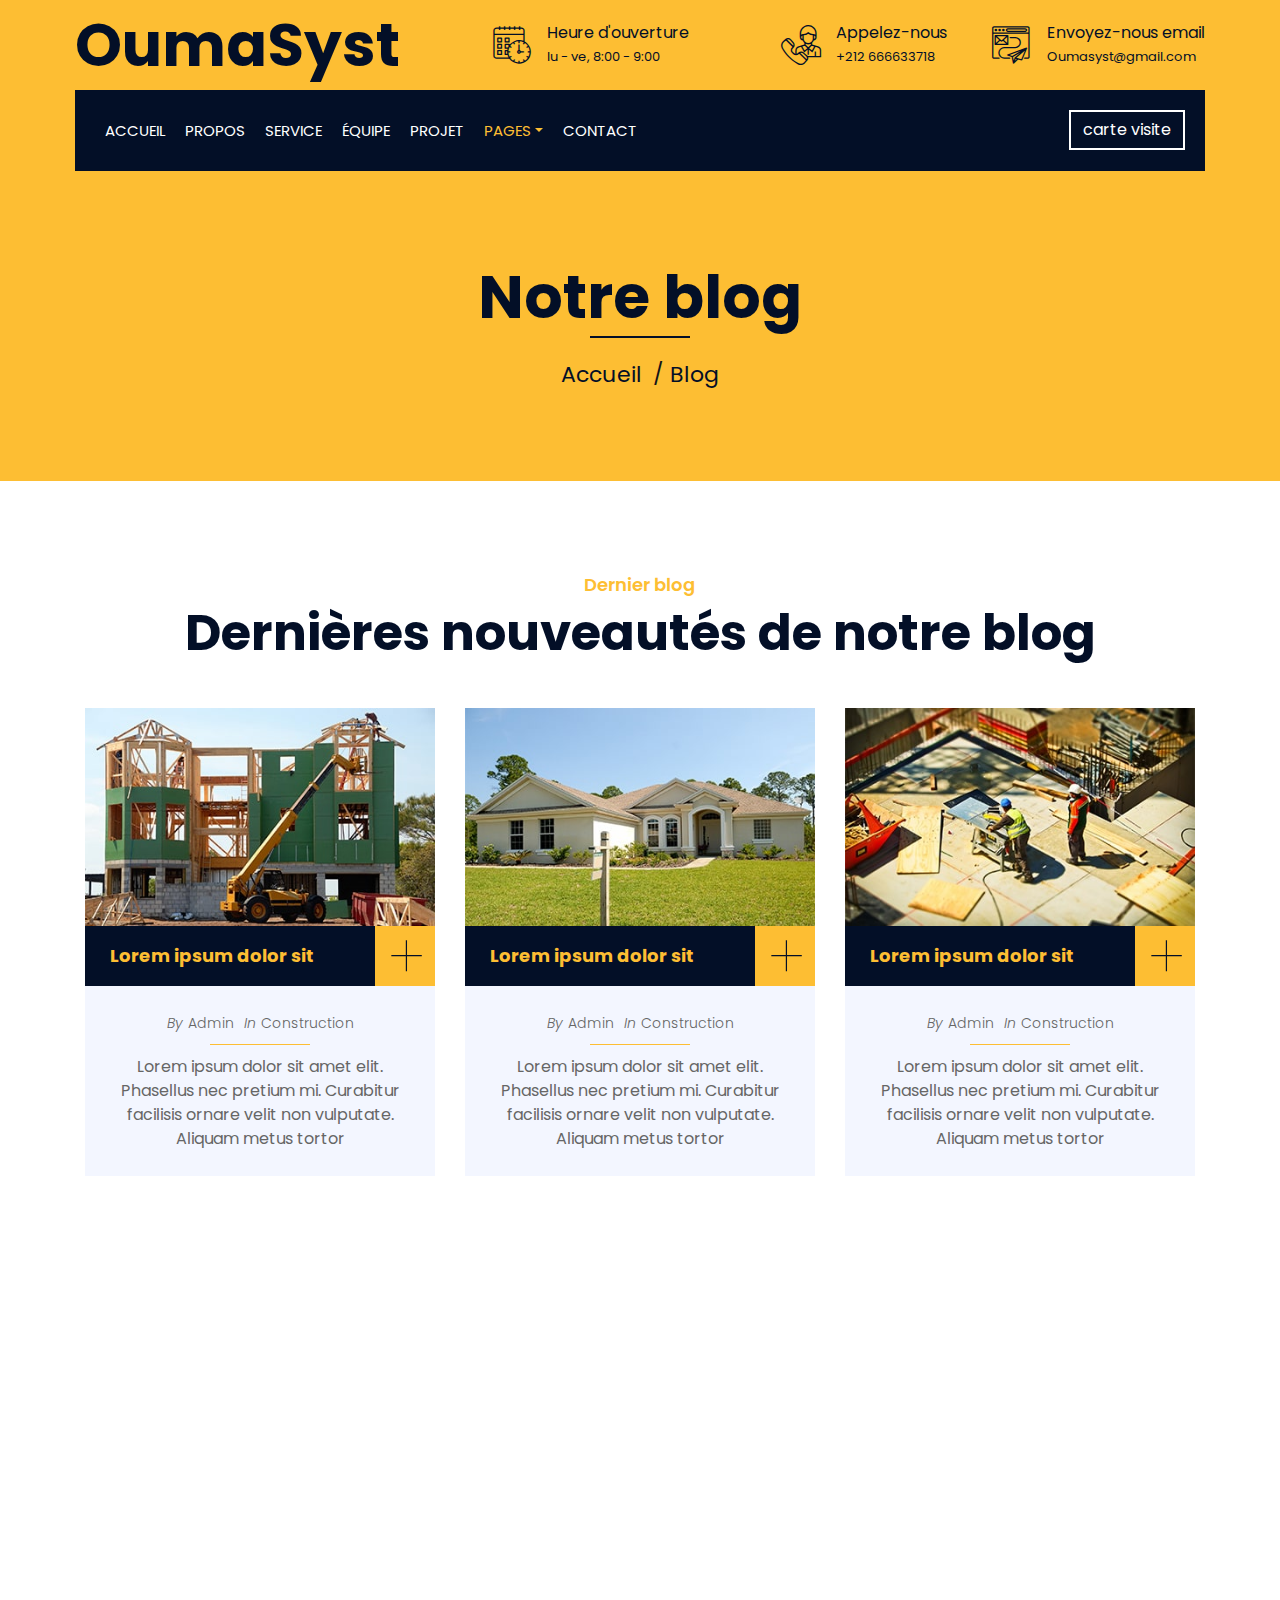
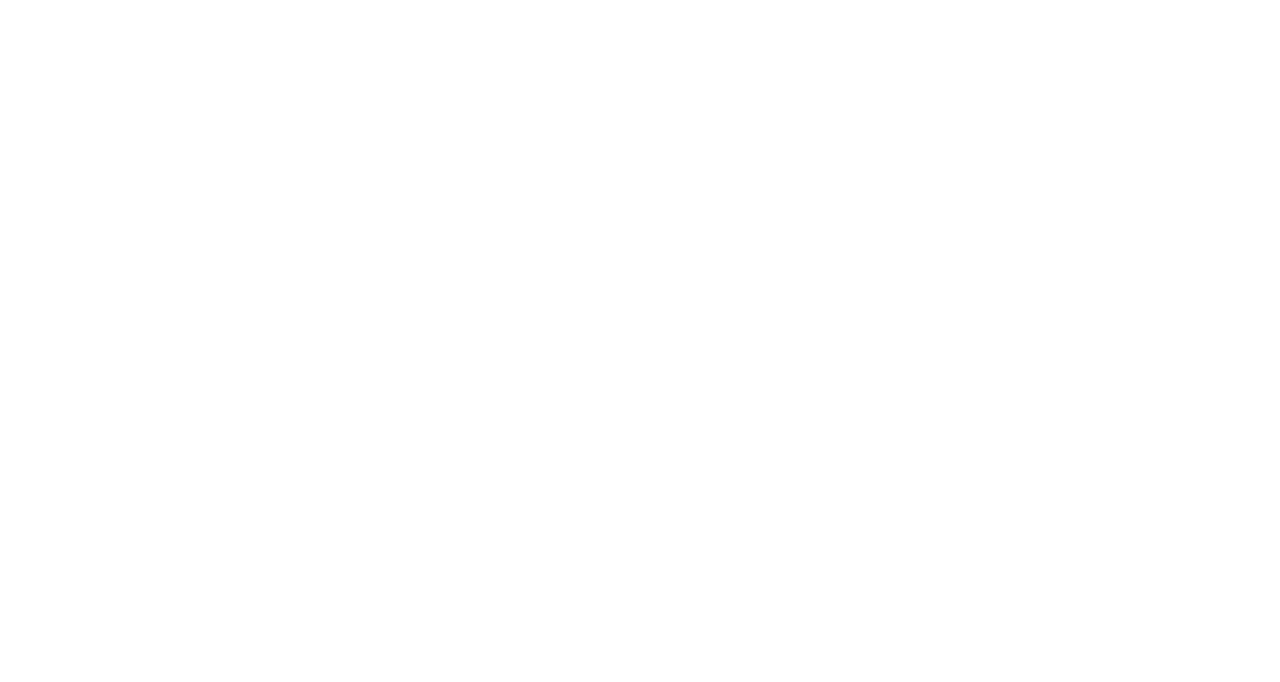
<file: blog.html>
<!DOCTYPE html>
<html lang="en">
    <head>
        <meta charset="utf-8">
        <title>OumaSyst-Services</title>
        <meta content="width=device-width, initial-scale=1.0" name="viewport">
        <meta content="Construction Company Website Template" name="keywords">
        <meta content="Construction Company Website Template" name="description">

        <!-- Favicon -->
        <link href="img/favicon.ico" rel="icon">

        <!-- Google Font -->
        <link href="https://fonts.googleapis.com/css2?family=Poppins:wght@100;200;300;400;500;600;700;800;900&display=swap" rel="stylesheet">
        <link rel="shortcut icon" type="x-icon" href="./img/logo.png">
        <!-- CSS Libraries -->
        <link href="https://stackpath.bootstrapcdn.com/bootstrap/4.4.1/css/bootstrap.min.css" rel="stylesheet">
        <link href="https://cdnjs.cloudflare.com/ajax/libs/font-awesome/5.10.0/css/all.min.css" rel="stylesheet">
        <link href="lib/flaticon/font/flaticon.css" rel="stylesheet"> 
        <link href="lib/animate/animate.min.css" rel="stylesheet">
        <link href="lib/owlcarousel/assets/owl.carousel.min.css" rel="stylesheet">
        <link href="lib/lightbox/css/lightbox.min.css" rel="stylesheet">
        <link href="lib/slick/slick.css" rel="stylesheet">
        <link href="lib/slick/slick-theme.css" rel="stylesheet">

        <!-- Template Stylesheet -->
        <link href="css/style.css" rel="stylesheet">
    </head>

    <body>
        <div class="wrapper">
            <!-- Top Bar Start -->
            <div class="top-bar">
                <div class="container-fluid">
                    <div class="row align-items-center">
                        <div class="col-lg-4 col-md-12">
                            <div class="logo">
                                <a href="index.html">
                                    <h1>OumaSyst</h1>
                                    <!-- <img src="img/logo.jpg" alt="Logo"> -->
                                </a>
                            </div>
                        </div>
                        <div class="col-lg-8 col-md-7 d-none d-lg-block">
                            <div class="row">
                                <div class="col-4">
                                    <div class="top-bar-item">
                                        <div class="top-bar-icon">
                                            <i class="flaticon-calendar"></i>
                                        </div>
                                        <div class="top-bar-text">
                                            <h3>Heure d'ouverture</h3>
                                            <p>lu - ve, 8:00 - 9:00</p>
                                        </div>
                                    </div>
                                </div>
                                <div class="col-4">
                                    <div class="top-bar-item">
                                        <div class="top-bar-icon">
                                            <i class="flaticon-call"></i>
                                        </div>
                                        <div class="top-bar-text">
                                            <h3>Appelez-nous</h3>
                                            <p>+212 666633718</p>
                                        </div>
                                    </div>
                                </div>
                                <div class="col-4">
                                    <div class="top-bar-item">
                                        <div class="top-bar-icon">
                                            <i class="flaticon-send-mail"></i>
                                        </div>
                                        <div class="top-bar-text">
                                            <h3>Envoyez-nous email</h3>
                                            <p>Oumasyst@gmail.com</p>
                                        </div>
                                    </div>
                                </div>
                            </div>
                        </div>
                    </div>
                </div>
            </div>
            <!-- Top Bar End -->

            <!-- Nav Bar Start -->
            <div class="nav-bar">
                <div class="container-fluid">
                    <nav class="navbar navbar-expand-lg bg-dark navbar-dark">
                        <a href="#" class="navbar-brand">MENU</a>
                        <button type="button" class="navbar-toggler" data-toggle="collapse" data-target="#navbarCollapse">
                            <span class="navbar-toggler-icon"></span>
                        </button>

                        <div class="collapse navbar-collapse justify-content-between" id="navbarCollapse">
                            <div class="navbar-nav mr-auto">
                                <a href="index.html" class="nav-item nav-link">Accueil</a>
                                <a href="about.html" class="nav-item nav-link">Propos</a>
                                <a href="service.html" class="nav-item nav-link">Service</a>
                                <a href="team.html" class="nav-item nav-link">Équipe</a>
                                <a href="portfolio.html" class="nav-item nav-link">Projet</a>
                                <div class="nav-item dropdown">
                                    <a href="#" class="nav-link dropdown-toggle active" data-toggle="dropdown">Pages</a>
                                    <div class="dropdown-menu">
                                        <a href="blog.html" class="dropdown-item">Blog Page</a>
                                       
                                    </div>
                                </div>
                                <a href="contact.html" class="nav-item nav-link">Contact</a>
                            </div>
                            <div class="ml-auto">
                                <a class="btn" href="busnicecard.html">carte visite</a>
                            </div>
                        </div>
                    </nav>
                </div>
            </div>
            <!-- Nav Bar End -->
            
            
            <!-- Page Header Start -->
            <div class="page-header">
                <div class="container">
                    <div class="row">
                        <div class="col-12">
                            <h2>Notre blog</h2>
                        </div>
                        <div class="col-12">
                            <a href="index.html">Accueil</a>
                            <a href="blog.html">Blog</a>
                        </div>
                    </div>
                </div>
            </div>
            <!-- Page Header End -->


            <!-- Blog Start -->
            <div class="blog">
                <div class="container">
                    <div class="section-header text-center">
                        <p>Dernier blog</p>
                        <h2>Dernières nouveautés de notre blog</h2>
                    </div>
                    <div class="row blog-page">
                        <div class="col-lg-4 col-md-6 wow fadeInUp" data-wow-delay="0.2s">
                            <div class="blog-item">
                                <div class="blog-img">
                                    <img src="img/blog-1.jpg" alt="Image">
                                </div>
                                <div class="blog-title">
                                    <h3>Lorem ipsum dolor sit</h3>
                                    <a class="btn" href="">+</a>
                                </div>
                                <div class="blog-meta">
                                    <p>By<a href="">Admin</a></p>
                                    <p>In<a href="">Construction</a></p>
                                </div>
                                <div class="blog-text">
                                    <p>
                                        Lorem ipsum dolor sit amet elit. Phasellus nec pretium mi. Curabitur facilisis ornare velit non vulputate. Aliquam metus tortor
                                    </p>
                                </div>
                            </div>
                        </div>
                        <div class="col-lg-4 col-md-6 wow fadeInUp">
                            <div class="blog-item">
                                <div class="blog-img">
                                    <img src="img/blog-2.jpg" alt="Image">
                                </div>
                                <div class="blog-title">
                                    <h3>Lorem ipsum dolor sit</h3>
                                    <a class="btn" href="">+</a>
                                </div>
                                <div class="blog-meta">
                                    <p>By<a href="">Admin</a></p>
                                    <p>In<a href="">Construction</a></p>
                                </div>
                                <div class="blog-text">
                                    <p>
                                        Lorem ipsum dolor sit amet elit. Phasellus nec pretium mi. Curabitur facilisis ornare velit non vulputate. Aliquam metus tortor
                                    </p>
                                </div>
                            </div>
                        </div>
                        <div class="col-lg-4 col-md-6 wow fadeInUp" data-wow-delay="0.2s">
                            <div class="blog-item">
                                <div class="blog-img">
                                    <img src="img/blog-3.jpg" alt="Image">
                                </div>
                                <div class="blog-title">
                                    <h3>Lorem ipsum dolor sit</h3>
                                    <a class="btn" href="">+</a>
                                </div>
                                <div class="blog-meta">
                                    <p>By<a href="">Admin</a></p>
                                    <p>In<a href="">Construction</a></p>
                                </div>
                                <div class="blog-text">
                                    <p>
                                        Lorem ipsum dolor sit amet elit. Phasellus nec pretium mi. Curabitur facilisis ornare velit non vulputate. Aliquam metus tortor
                                    </p>
                                </div>
                            </div>
                        </div>
                        <div class="col-lg-4 col-md-6 wow fadeInUp" data-wow-delay="0.2s">
                            <div class="blog-item">
                                <div class="blog-img">
                                    <img src="img/blog-1.jpg" alt="Image">
                                </div>
                                <div class="blog-title">
                                    <h3>Lorem ipsum dolor sit</h3>
                                    <a class="btn" href="">+</a>
                                </div>
                                <div class="blog-meta">
                                    <p>By<a href="">Admin</a></p>
                                    <p>In<a href="">Construction</a></p>
                                </div>
                                <div class="blog-text">
                                    <p>
                                        Lorem ipsum dolor sit amet elit. Phasellus nec pretium mi. Curabitur facilisis ornare velit non vulputate. Aliquam metus tortor
                                    </p>
                                </div>
                            </div>
                        </div>
                        <div class="col-lg-4 col-md-6 wow fadeInUp">
                            <div class="blog-item">
                                <div class="blog-img">
                                    <img src="img/blog-2.jpg" alt="Image">
                                </div>
                                <div class="blog-title">
                                    <h3>Lorem ipsum dolor sit</h3>
                                    <a class="btn" href="">+</a>
                                </div>
                                <div class="blog-meta">
                                    <p>By<a href="">Admin</a></p>
                                    <p>In<a href="">Construction</a></p>
                                </div>
                                <div class="blog-text">
                                    <p>
                                        Lorem ipsum dolor sit amet elit. Phasellus nec pretium mi. Curabitur facilisis ornare velit non vulputate. Aliquam metus tortor
                                    </p>
                                </div>
                            </div>
                        </div>
                        <div class="col-lg-4 col-md-6 wow fadeInUp" data-wow-delay="0.2s">
                            <div class="blog-item">
                                <div class="blog-img">
                                    <img src="img/blog-3.jpg" alt="Image">
                                </div>
                                <div class="blog-title">
                                    <h3>Lorem ipsum dolor sit</h3>
                                    <a class="btn" href="">+</a>
                                </div>
                                <div class="blog-meta">
                                    <p>By<a href="">Admin</a></p>
                                    <p>In<a href="">Construction</a></p>
                                </div>
                                <div class="blog-text">
                                    <p>
                                        Lorem ipsum dolor sit amet elit. Phasellus nec pretium mi. Curabitur facilisis ornare velit non vulputate. Aliquam metus tortor
                                    </p>
                                </div>
                            </div>
                        </div>
                    </div>
                   
                </div>
            </div>
            <!-- Blog End -->


            <!-- Footer Start -->
            <div class="footer wow fadeIn" data-wow-delay="0.3s">
                <div class="container">
                    <div class="row">
                        <div class="col-md-6 col-lg-3">
                            <div class="footer-contact">
                                <h2>Contact du bureau</h2>
                                <p><i class="fa fa-map-marker-alt"></i>N°612 BD OuedELMakhazen Saada alia Mohammedia</p>
                                <p><i class="fa fa-phone-alt"></i>+212 [0]666633718</p>
                                <p><i class="fa fa-envelope"></i>Oumasyst@gmail.com</p>
                                <div class="footer-social">
                                    <a href="https://freewebsitecode.com/"><i><i class="fab fa-x-twitter"><svg xmlns="http://www.w3.org/2000/svg" width="16" height="16" fill="currentColor" class="bi bi-twitter-x" viewBox="0 0 16 16">
                                        <path d="M12.6.75h2.454l-5.36 6.142L16 15.25h-4.937l-3.867-5.07-4.425 5.07H.316l5.733-6.57L0 .75h5.063l3.495 4.633L12.601.75Zm-.86 13.028h1.36L4.323 2.145H2.865z"/>
                                      </svg></i></a></i></a>
                                    <a href="https://facebook.com/freewebsitecode"><i class="fab fa-facebook-f"></i></a>
                                    <a href="https://freewebsitecode.com/"><i class="fab fa-linkedin-in"></i></a>
                                    <a href="https://freewebsitecode.com/"><i class="fab fa-instagram"></i></a>
                                    <a href="https://www.youtube.com/channel/UC9HlQRmKgG3jeVD_fBxj1Pw/videos"><i class="fab fa-youtube"></i></a>
                                </div>
                            </div>
                        </div>
                        
                        <div class="col-md-6 col-lg-4">
                            <div class="footer-link">
                                <h2>Pages utiles</h2>
                                <a href="about.html">Propos</a>
                                <a href="contact.html">Contact </a>
                                <a href="team.html">Equipe</a>
                                <a href="portfolio.html">Project</a>
                               
                            </div>
                        </div>
                        <div class="col-md-6 col-lg-4">
                            <div class="newsletter">
                                <h2>Lettre d'information</h2>
                                <p>
                                    Pour tout renseignement ou question,n'hésitez pas à nous contacter pour vous aider
                                </p>
                                <div class="form">
                                   
                                    <a class="btn" href="contact.html">Contactez-nous</a>
                            </div>
                        </div>
                    </div>
                </div>
                <div class="container footer-menu">
                    <div class="f-menu">
                        <a href="service.html">FQAs</a>
                    </div>
                <div class="container copyright">
                    <div class="row">
                        <div class="col-md-6">
                            <p>&copy; <a href="#">OumaSyst Services</a>, All Right Reserved.</p>
                        </div>
						
						
                        <div class="col-md-6">
                            <p>Designed By <a>ABCode</a></p>
                        </div>
                    </div>
                </div>
            </div>
            <!-- Footer End -->

            <a href="#" class="back-to-top"><i class="fa fa-chevron-up"></i></a>
        </div>

        <!-- JavaScript Libraries -->
        <script src="https://code.jquery.com/jquery-3.4.1.min.js"></script>
        <script src="https://stackpath.bootstrapcdn.com/bootstrap/4.4.1/js/bootstrap.bundle.min.js"></script>
        <script src="lib/easing/easing.min.js"></script>
        <script src="lib/wow/wow.min.js"></script>
        <script src="lib/owlcarousel/owl.carousel.min.js"></script>
        <script src="lib/isotope/isotope.pkgd.min.js"></script>
        <script src="lib/lightbox/js/lightbox.min.js"></script>
        <script src="lib/waypoints/waypoints.min.js"></script>
        <script src="lib/counterup/counterup.min.js"></script>
        <script src="lib/slick/slick.min.js"></script>

        <!-- Template Javascript -->
        <script src="js/main.js"></script>
    </body>
</html>
</file>
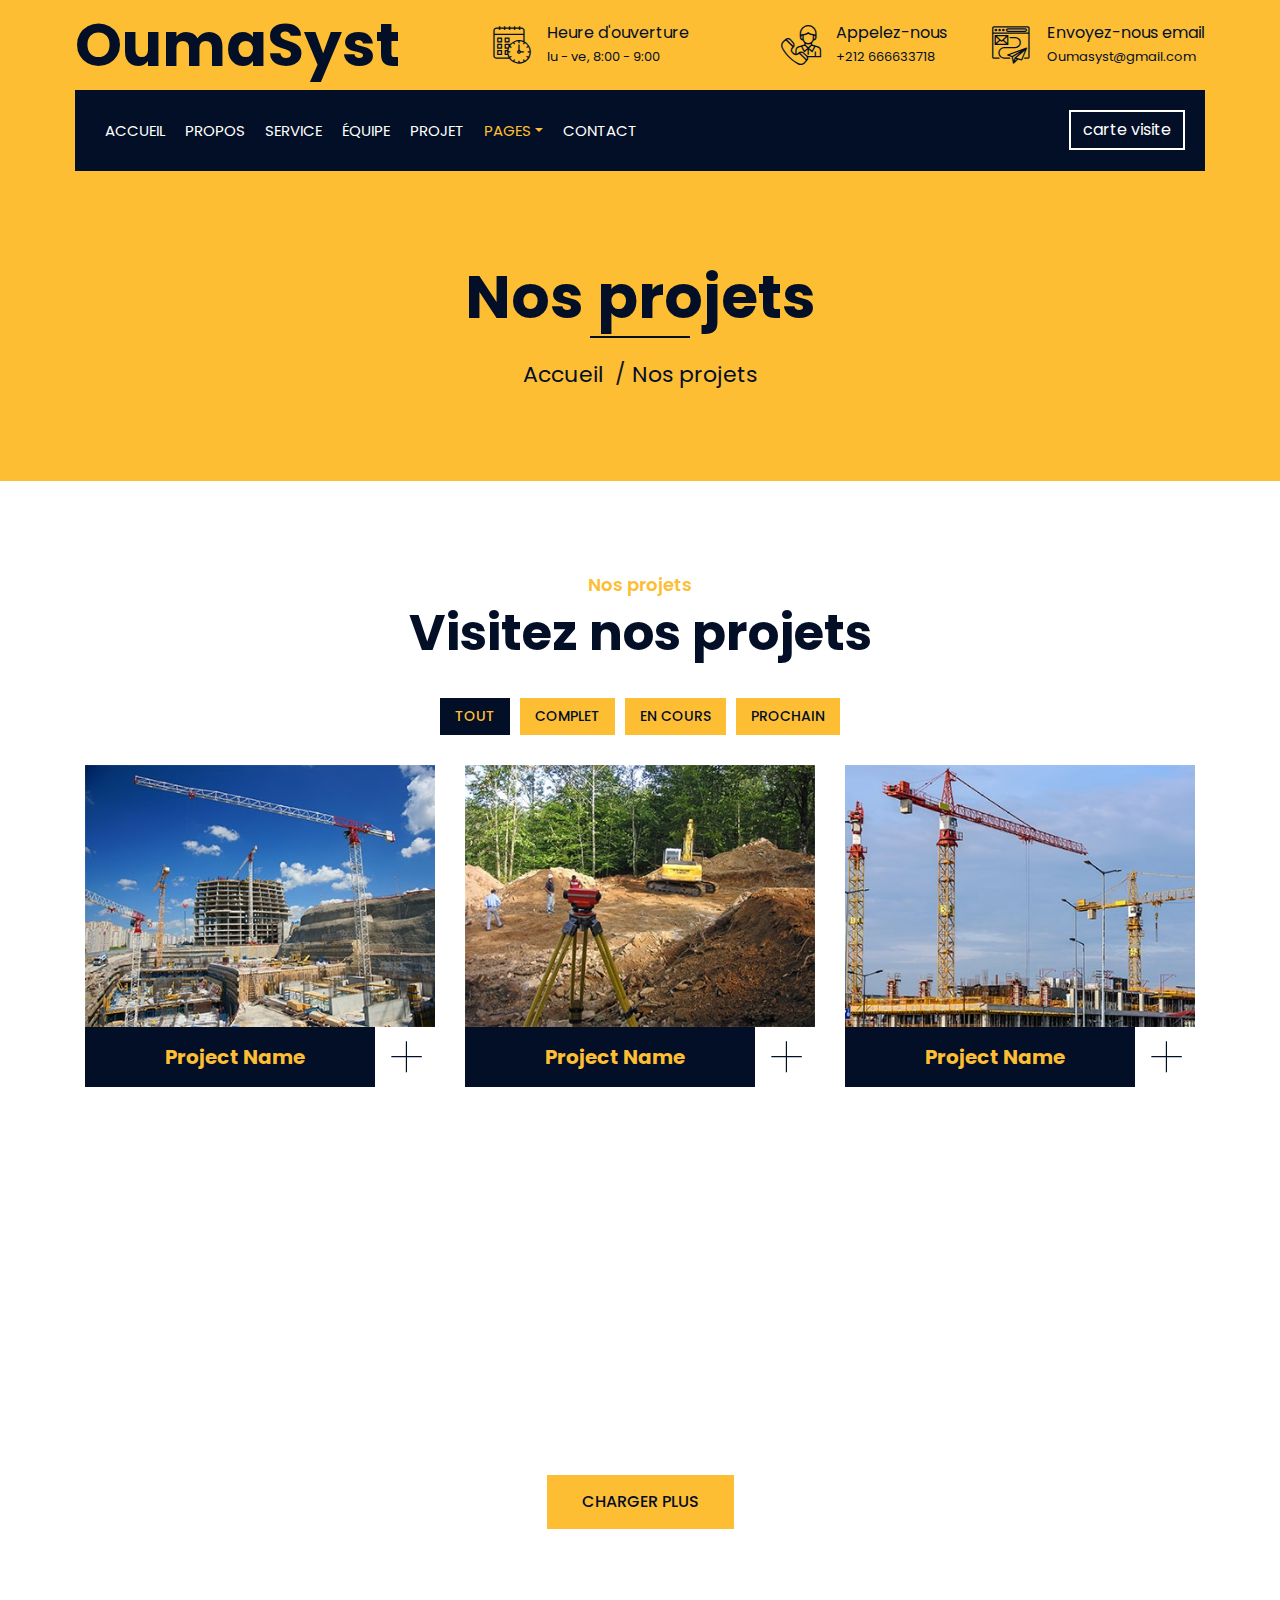
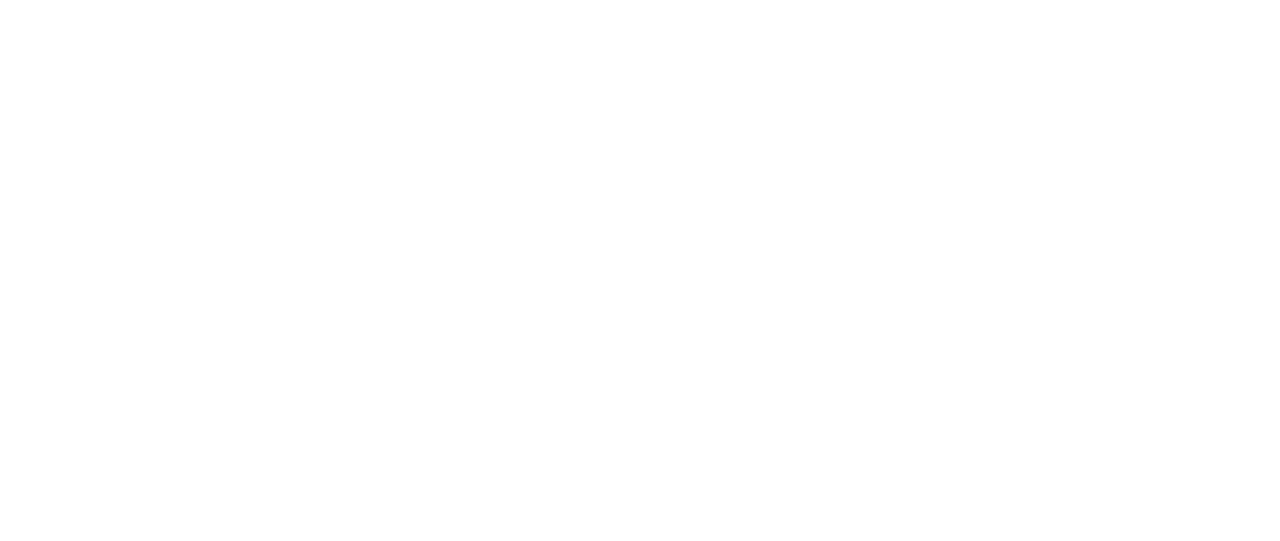
<file: portfolio.html>
<!DOCTYPE html>
<html lang="en">
    <head>
        <meta charset="utf-8">
        <title>OumaSyst-Services</title>
        <meta content="width=device-width, initial-scale=1.0" name="viewport">
        <meta content="Construction Company Website Template" name="keywords">
        <meta content="Construction Company Website Template" name="description">

        <!-- Favicon -->
        <link href="img/favicon.ico" rel="icon">

        <!-- Google Font -->
        <link href="https://fonts.googleapis.com/css2?family=Poppins:wght@100;200;300;400;500;600;700;800;900&display=swap" rel="stylesheet">
        <link rel="shortcut icon" type="x-icon" href="./img/logo.png">
        <!-- CSS Libraries -->
        <link href="https://stackpath.bootstrapcdn.com/bootstrap/4.4.1/css/bootstrap.min.css" rel="stylesheet">
        <link href="https://cdnjs.cloudflare.com/ajax/libs/font-awesome/5.10.0/css/all.min.css" rel="stylesheet">
        <link href="lib/flaticon/font/flaticon.css" rel="stylesheet"> 
        <link href="lib/animate/animate.min.css" rel="stylesheet">
        <link href="lib/owlcarousel/assets/owl.carousel.min.css" rel="stylesheet">
        <link href="lib/lightbox/css/lightbox.min.css" rel="stylesheet">
        <link href="lib/slick/slick.css" rel="stylesheet">
        <link href="lib/slick/slick-theme.css" rel="stylesheet">

        <!-- Template Stylesheet -->
        <link href="css/style.css" rel="stylesheet">
    </head>

    <body>
        <div class="wrapper">
            <!-- Top Bar Start -->
            <div class="top-bar">
                <div class="container-fluid">
                    <div class="row align-items-center">
                        <div class="col-lg-4 col-md-12">
                            <div class="logo">
                                <a href="index.html">
                                    <h1>OumaSyst</h1>
                                    <!-- <img src="img/logo.jpg" alt="Logo"> -->
                                </a>
                            </div>
                        </div>
                        <div class="col-lg-8 col-md-7 d-none d-lg-block">
                            <div class="row">
                                <div class="col-4">
                                    <div class="top-bar-item">
                                        <div class="top-bar-icon">
                                            <i class="flaticon-calendar"></i>
                                        </div>
                                        <div class="top-bar-text">
                                            <h3>Heure d'ouverture</h3>
                                            <p>lu - ve, 8:00 - 9:00</p>
                                        </div>
                                    </div>
                                </div>
                                <div class="col-4">
                                    <div class="top-bar-item">
                                        <div class="top-bar-icon">
                                            <i class="flaticon-call"></i>
                                        </div>
                                        <div class="top-bar-text">
                                            <h3>Appelez-nous</h3>
                                            <p>+212 666633718</p>
                                        </div>
                                    </div>
                                </div>
                                <div class="col-4">
                                    <div class="top-bar-item">
                                        <div class="top-bar-icon">
                                            <i class="flaticon-send-mail"></i>
                                        </div>
                                        <div class="top-bar-text">
                                            <h3>Envoyez-nous email</h3>
                                            <p>Oumasyst@gmail.com</p>
                                        </div>
                                    </div>
                                </div>
                            </div>
                        </div>
                    </div>
                </div>
            </div>
            <!-- Top Bar End -->

            <!-- Nav Bar Start -->
            <div class="nav-bar">
                <div class="container-fluid">
                    <nav class="navbar navbar-expand-lg bg-dark navbar-dark">
                        <a href="#" class="navbar-brand">MENU</a>
                        <button type="button" class="navbar-toggler" data-toggle="collapse" data-target="#navbarCollapse">
                            <span class="navbar-toggler-icon"></span>
                        </button>

                        <div class="collapse navbar-collapse justify-content-between" id="navbarCollapse">
                            <div class="navbar-nav mr-auto">
                                <a href="index.html" class="nav-item nav-link">Accueil</a>
                                <a href="about.html" class="nav-item nav-link">Propos</a>
                                <a href="service.html" class="nav-item nav-link">Service</a>
                                <a href="team.html" class="nav-item nav-link">Équipe</a>
                                <a href="portfolio.html" class="nav-item nav-link">Projet</a>
                                <div class="nav-item dropdown">
                                    <a href="#" class="nav-link dropdown-toggle active" data-toggle="dropdown">Pages</a>
                                    <div class="dropdown-menu">
                                        <a href="blog.html" class="dropdown-item">Blog Page</a>
                                       
                                    </div>
                                </div>
                                <a href="contact.html" class="nav-item nav-link">Contact</a>
                            </div>
                            <div class="ml-auto">
                                <a class="btn" href="busnicecard.html">carte visite</a>
                            </div>
                        </div>
                    </nav>
                </div>
            </div>
            <!-- Nav Bar End -->
            <!-- Page Header Start -->
            <div class="page-header">
                <div class="container">
                    <div class="row">
                        <div class="col-12">
                            <h2>Nos projets</h2>
                        </div>
                        <div class="col-12">
                            <a href="index.html">Accueil</a>
                            <a href="portfolio.html">Nos projets</a>
                        </div>
                    </div>
                </div>
            </div>
            <!-- Page Header End -->


            <!-- Portfolio Start -->
            <div class="portfolio">
                <div class="container">
                    <div class="section-header text-center">
                        <p>Nos projets</p>
                        <h2>Visitez nos projets</h2>
                    </div>
                    <div class="row">
                        <div class="col-12">
                            <ul id="portfolio-flters">
                                <li data-filter="*" class="filter-active">Tout</li>
                                <li data-filter=".first">Complet</li>
                                <li data-filter=".second">En cours </li>
                                <li data-filter=".third">Prochain</li>
                            </ul>
                        </div>
                    </div>
                    <div class="row portfolio-container">
                        <div class="col-lg-4 col-md-6 col-sm-12 portfolio-item first wow fadeInUp" data-wow-delay="0.1s">
                            <div class="portfolio-warp">
                                <div class="portfolio-img">
                                    <img src="img/portfolio-1.jpg" alt="Image">
                                    <div class="portfolio-overlay">
                                        <p>
                                            Lorem ipsum dolor sit amet elit. Phasel nec pretium mi. Curabit facilis ornare velit non. Aliqu metus tortor, auctor id gravi condime, viverra quis sem.
                                        </p>
                                    </div>
                                </div>
                                <div class="portfolio-text">
                                    <h3>Project Name</h3>
                                    <a class="btn" href="img/portfolio-1.jpg" data-lightbox="portfolio">+</a>
                                </div>
                            </div>
                        </div>
                        <div class="col-lg-4 col-md-6 col-sm-12 portfolio-item second wow fadeInUp" data-wow-delay="0.2s">
                            <div class="portfolio-warp">
                                <div class="portfolio-img">
                                    <img src="img/portfolio-2.jpg" alt="Image">
                                    <div class="portfolio-overlay">
                                        <p>
                                            Lorem ipsum dolor sit amet elit. Phasel nec pretium mi. Curabit facilis ornare velit non. Aliqu metus tortor, auctor id gravi condime, viverra quis sem.
                                        </p>
                                    </div>
                                </div>
                                <div class="portfolio-text">
                                    <h3>Project Name</h3>
                                    <a class="btn" href="img/portfolio-2.jpg" data-lightbox="portfolio">+</a>
                                </div>
                            </div>
                        </div>
                        <div class="col-lg-4 col-md-6 col-sm-12 portfolio-item third wow fadeInUp" data-wow-delay="0.3s">
                            <div class="portfolio-warp">
                                <div class="portfolio-img">
                                    <img src="img/portfolio-3.jpg" alt="Image">
                                    <div class="portfolio-overlay">
                                        <p>
                                            Lorem ipsum dolor sit amet elit. Phasel nec pretium mi. Curabit facilis ornare velit non. Aliqu metus tortor, auctor id gravi condime, viverra quis sem.
                                        </p>
                                    </div>
                                </div>
                                <div class="portfolio-text">
                                    <h3>Project Name</h3>
                                    <a class="btn" href="img/portfolio-3.jpg" data-lightbox="portfolio">+</a>
                                </div>
                            </div>
                        </div>
                        <div class="col-lg-4 col-md-6 col-sm-12 portfolio-item first wow fadeInUp" data-wow-delay="0.4s">
                            <div class="portfolio-warp">
                                <div class="portfolio-img">
                                    <img src="img/portfolio-4.jpg" alt="Image">
                                    <div class="portfolio-overlay">
                                        <p>
                                            Lorem ipsum dolor sit amet elit. Phasel nec pretium mi. Curabit facilis ornare velit non. Aliqu metus tortor, auctor id gravi condime, viverra quis sem.
                                        </p>
                                    </div>
                                </div>
                                <div class="portfolio-text">
                                    <h3>Project Name</h3>
                                    <a class="btn" href="img/portfolio-4.jpg" data-lightbox="portfolio">+</a>
                                </div>
                            </div>
                        </div>
                        <div class="col-lg-4 col-md-6 col-sm-12 portfolio-item second wow fadeInUp" data-wow-delay="0.5s">
                            <div class="portfolio-warp">
                                <div class="portfolio-img">
                                    <img src="img/portfolio-5.jpg" alt="Image">
                                    <div class="portfolio-overlay">
                                        <p>
                                            Lorem ipsum dolor sit amet elit. Phasel nec pretium mi. Curabit facilis ornare velit non. Aliqu metus tortor, auctor id gravi condime, viverra quis sem.
                                        </p>
                                    </div>
                                </div>
                                <div class="portfolio-text">
                                    <h3>Project Name</h3>
                                    <a class="btn" href="img/portfolio-5.jpg" data-lightbox="portfolio">+</a>
                                </div>
                            </div>
                        </div>
                        <div class="col-lg-4 col-md-6 col-sm-12 portfolio-item third wow fadeInUp" data-wow-delay="0.6s">
                            <div class="portfolio-warp">
                                <div class="portfolio-img">
                                    <img src="img/portfolio-6.jpg" alt="Image">
                                    <div class="portfolio-overlay">
                                        <p>
                                            Lorem ipsum dolor sit amet elit. Phasel nec pretium mi. Curabit facilis ornare velit non. Aliqu metus tortor, auctor id gravi condime, viverra quis sem.
                                        </p>
                                    </div>
                                </div>
                                <div class="portfolio-text">
                                    <h3>Project Name</h3>
                                    <a class="btn" href="img/portfolio-6.jpg" data-lightbox="portfolio">+</a>
                                </div>
                            </div>
                        </div>
                    </div>
                    <div class="row">
                        <div class="col-12 load-more">
                            <a class="btn" href="single.html">Charger plus</a>
                        </div>
                    </div>
                </div>
            </div>
            <!-- Portfolio End -->


            <!-- Footer Start -->
            <div class="footer wow fadeIn" data-wow-delay="0.3s">
                <div class="container">
                    <div class="row">
                        <div class="col-md-6 col-lg-3">
                            <div class="footer-contact">
                                <h2>Contact du bureau</h2>
                                <p><i class="fa fa-map-marker-alt"></i>N°612 BD OuedELMakhazen Saada alia Mohammedia</p>
                                <p><i class="fa fa-phone-alt"></i>+212 [0]666633718</p>
                                <p><i class="fa fa-envelope"></i>Oumasyst@gmail.com</p>
                                <div class="footer-social">
                                    <a href="https://freewebsitecode.com/"><i><i class="fab fa-x-twitter"><svg xmlns="http://www.w3.org/2000/svg" width="16" height="16" fill="currentColor" class="bi bi-twitter-x" viewBox="0 0 16 16">
                                        <path d="M12.6.75h2.454l-5.36 6.142L16 15.25h-4.937l-3.867-5.07-4.425 5.07H.316l5.733-6.57L0 .75h5.063l3.495 4.633L12.601.75Zm-.86 13.028h1.36L4.323 2.145H2.865z"/>
                                      </svg></i></a></i></a>
                                    <a href="https://facebook.com/freewebsitecode"><i class="fab fa-facebook-f"></i></a>
                                    <a href="https://freewebsitecode.com/"><i class="fab fa-linkedin-in"></i></a>
                                    <a href="https://freewebsitecode.com/"><i class="fab fa-instagram"></i></a>
                                    <a href="https://www.youtube.com/channel/UC9HlQRmKgG3jeVD_fBxj1Pw/videos"><i class="fab fa-youtube"></i></a>
                                </div>
                            </div>
                        </div>
                        
                        <div class="col-md-6 col-lg-4">
                            <div class="footer-link">
                                <h2>Pages utiles</h2>
                                <a href="about.html">Propos</a>
                                <a href="contact.html">Contact </a>
                                <a href="team.html">Equipe</a>
                                <a href="portfolio.html">Project</a>
                               
                            </div>
                        </div>
                        <div class="col-md-6 col-lg-4">
                            <div class="newsletter">
                                <h2>Lettre d'information</h2>
                                <p>
                                    Pour tout renseignement ou question,n'hésitez pas à nous contacter pour vous aider
                                </p>
                                <div class="form">
                                   
                                    <a class="btn" href="contact.html">Contactez-nous</a>
                                </div>
                            </div>
                        </div>
                    </div>
                </div>
                <div class="container footer-menu">
                    <div class="f-menu">
                        <a href="service.html">FQAs</a>
                    </div>
                <div class="container copyright">
                    <div class="row">
                        <div class="col-md-6">
                            <p>&copy; <a href="#">OumaSyst Services</a>, All Right Reserved.</p>
                        </div>
						
						
                        <div class="col-md-6">
                            <p>Designed By <a>ABCode</a></p>
                        </div>
                    </div>
                </div>
            </div>
            <!-- Footer End -->

            <a href="#" class="back-to-top"><i class="fa fa-chevron-up"></i></a>
        </div>

        <!-- JavaScript Libraries -->
        <script src="https://code.jquery.com/jquery-3.4.1.min.js"></script>
        <script src="https://stackpath.bootstrapcdn.com/bootstrap/4.4.1/js/bootstrap.bundle.min.js"></script>
        <script src="lib/easing/easing.min.js"></script>
        <script src="lib/wow/wow.min.js"></script>
        <script src="lib/owlcarousel/owl.carousel.min.js"></script>
        <script src="lib/isotope/isotope.pkgd.min.js"></script>
        <script src="lib/lightbox/js/lightbox.min.js"></script>
        <script src="lib/waypoints/waypoints.min.js"></script>
        <script src="lib/counterup/counterup.min.js"></script>
        <script src="lib/slick/slick.min.js"></script>

        <!-- Template Javascript -->
        <script src="js/main.js"></script>
    </body>
</html>
</file>
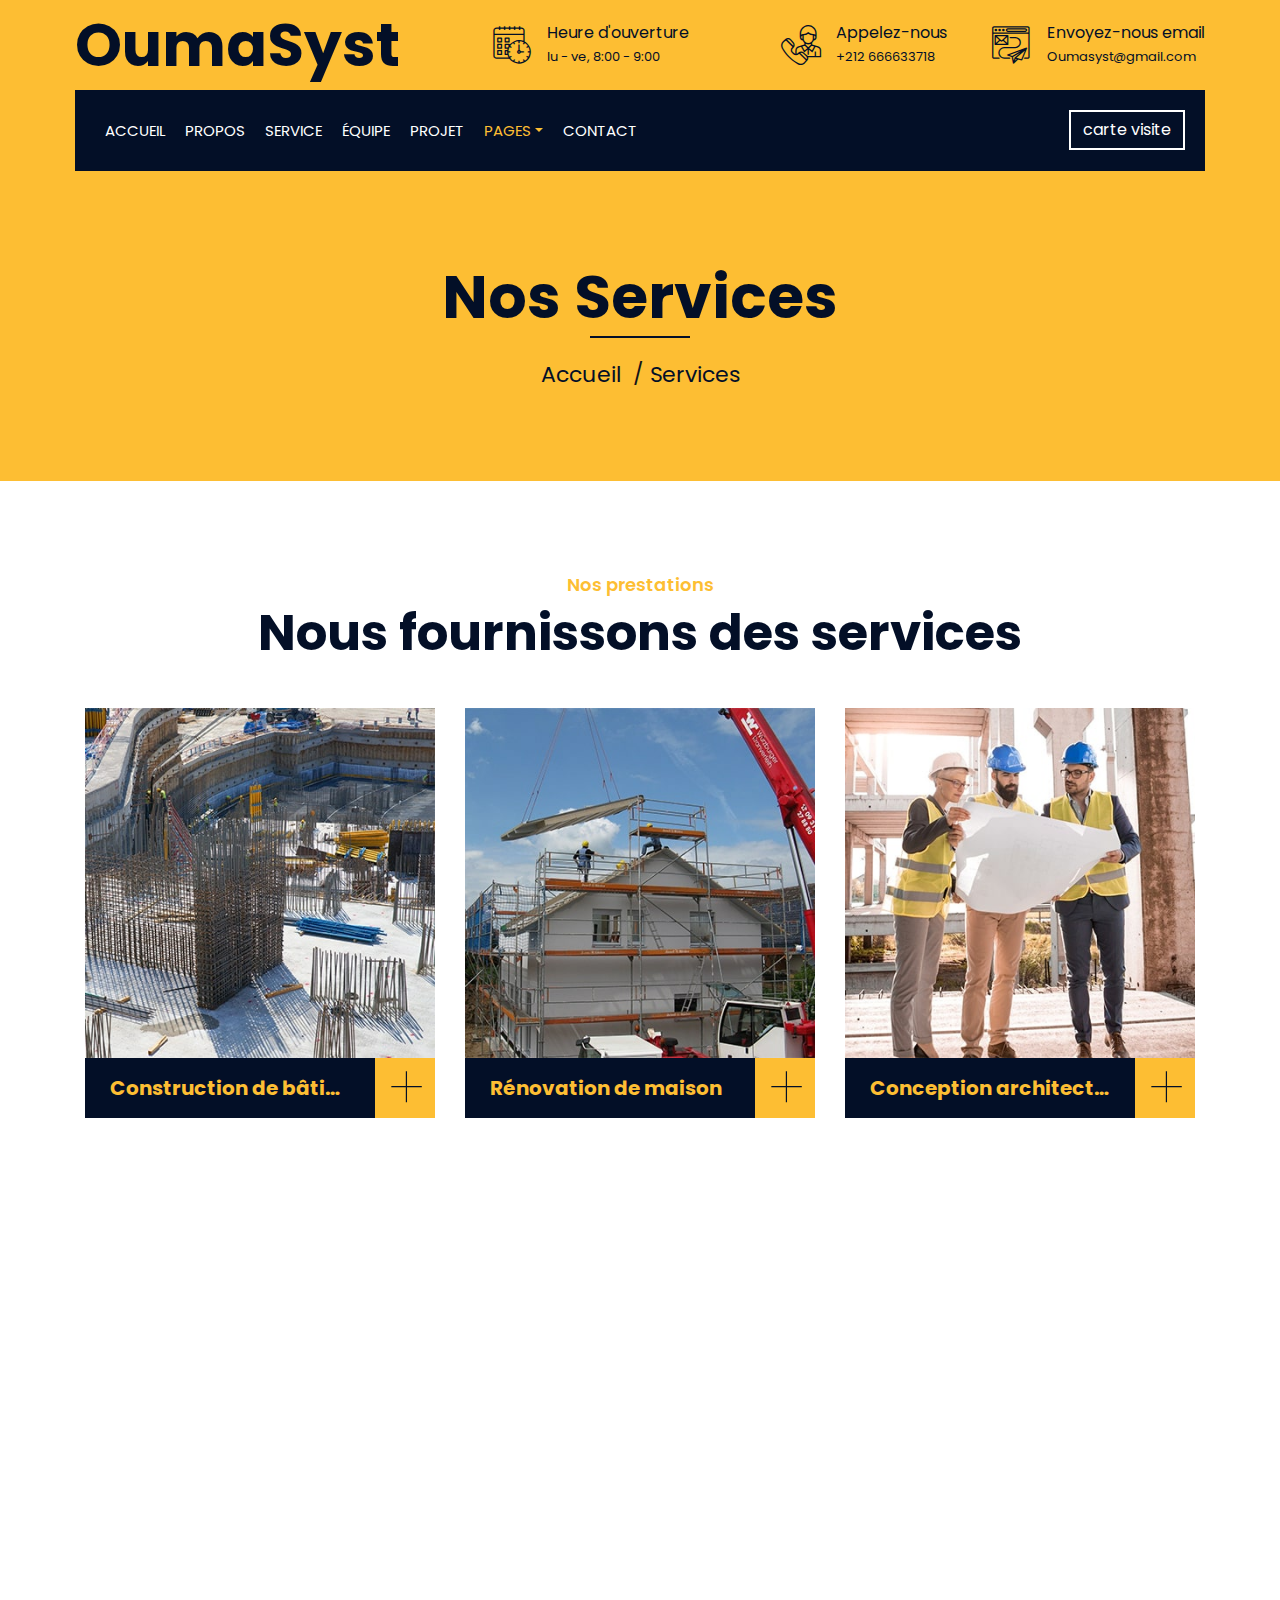
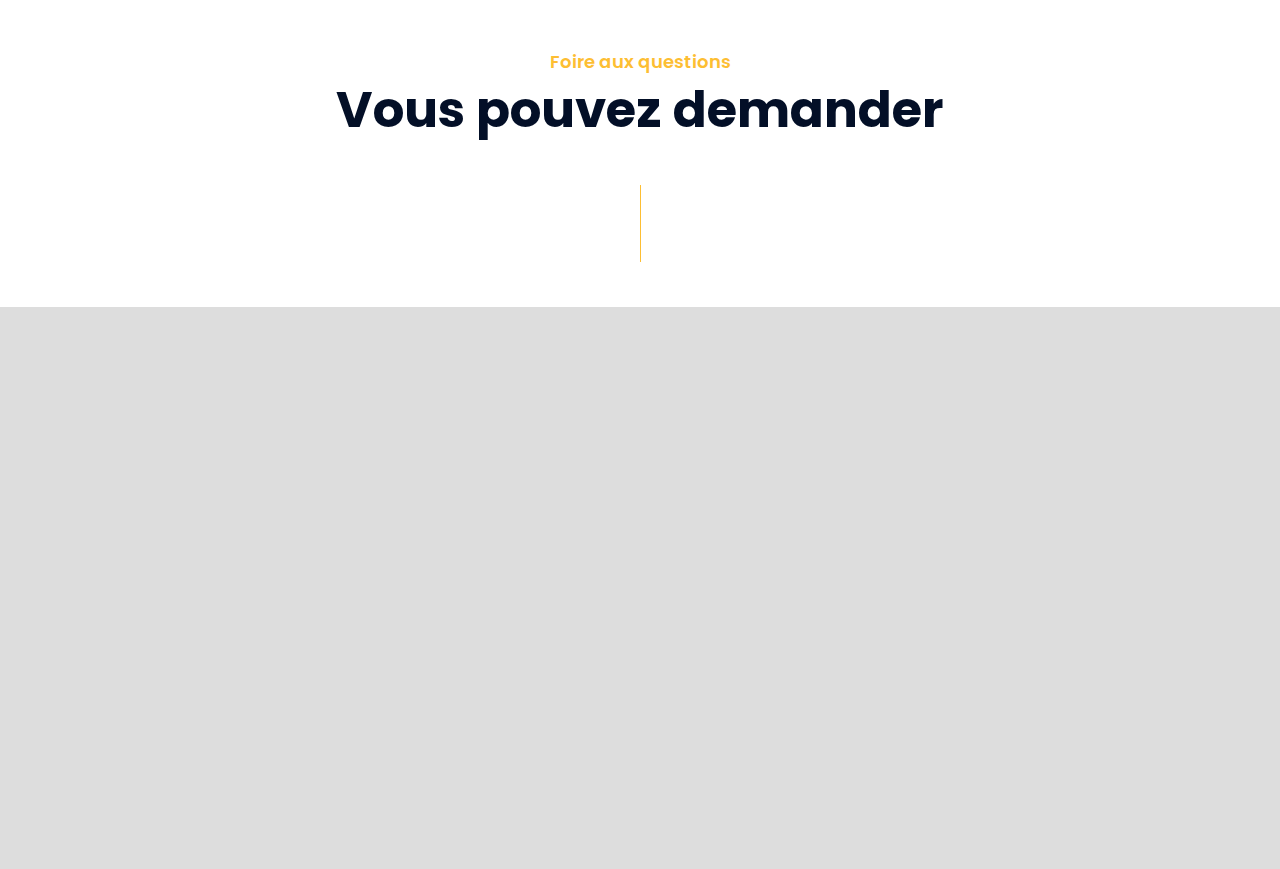
<file: service.html>
<!DOCTYPE html>
<html lang="en">
    <head>
        <meta charset="utf-8">
        <title>OumaSyst-Services</title>
        <meta content="width=device-width, initial-scale=1.0" name="viewport">
        <meta content="Construction Company Website Template" name="keywords">
        <meta content="Construction Company Website Template" name="description">

        <!-- Favicon -->
        <link href="img/favicon.ico" rel="icon">

        <!-- Google Font -->
        <link href="https://fonts.googleapis.com/css2?family=Poppins:wght@100;200;300;400;500;600;700;800;900&display=swap" rel="stylesheet">
        <link rel="shortcut icon" type="x-icon" href="./img/logo.png">
        <!-- CSS Libraries -->
        <link href="https://stackpath.bootstrapcdn.com/bootstrap/4.4.1/css/bootstrap.min.css" rel="stylesheet">
        <link href="https://cdnjs.cloudflare.com/ajax/libs/font-awesome/5.10.0/css/all.min.css" rel="stylesheet">
        <link href="lib/flaticon/font/flaticon.css" rel="stylesheet"> 
        <link href="lib/animate/animate.min.css" rel="stylesheet">
        <link href="lib/owlcarousel/assets/owl.carousel.min.css" rel="stylesheet">
        <link href="lib/lightbox/css/lightbox.min.css" rel="stylesheet">
        <link href="lib/slick/slick.css" rel="stylesheet">
        <link href="lib/slick/slick-theme.css" rel="stylesheet">

        <!-- Template Stylesheet -->
        <link href="css/style.css" rel="stylesheet">
    </head>

    <body>
        <div class="wrapper">
            <!-- Top Bar Start -->
            <div class="top-bar">
                <div class="container-fluid">
                    <div class="row align-items-center">
                        <div class="col-lg-4 col-md-12">
                            <div class="logo">
                                <a href="index.html">
                                    <h1>OumaSyst</h1>
                                    <!-- <img src="img/logo.jpg" alt="Logo"> -->
                                </a>
                            </div>
                        </div>
                        <div class="col-lg-8 col-md-7 d-none d-lg-block">
                            <div class="row">
                                <div class="col-4">
                                    <div class="top-bar-item">
                                        <div class="top-bar-icon">
                                            <i class="flaticon-calendar"></i>
                                        </div>
                                        <div class="top-bar-text">
                                            <h3>Heure d'ouverture</h3>
                                            <p>lu - ve, 8:00 - 9:00</p>
                                        </div>
                                    </div>
                                </div>
                                <div class="col-4">
                                    <div class="top-bar-item">
                                        <div class="top-bar-icon">
                                            <i class="flaticon-call"></i>
                                        </div>
                                        <div class="top-bar-text">
                                            <h3>Appelez-nous</h3>
                                            <p>+212 666633718</p>
                                        </div>
                                    </div>
                                </div>
                                <div class="col-4">
                                    <div class="top-bar-item">
                                        <div class="top-bar-icon">
                                            <i class="flaticon-send-mail"></i>
                                        </div>
                                        <div class="top-bar-text">
                                            <h3>Envoyez-nous email</h3>
                                            <p>Oumasyst@gmail.com</p>
                                        </div>
                                    </div>
                                </div>
                            </div>
                        </div>
                    </div>
                </div>
            </div>
            <!-- Top Bar End -->

            <!-- Nav Bar Start -->
            <div class="nav-bar">
                <div class="container-fluid">
                    <nav class="navbar navbar-expand-lg bg-dark navbar-dark">
                        <a href="#" class="navbar-brand">MENU</a>
                        <button type="button" class="navbar-toggler" data-toggle="collapse" data-target="#navbarCollapse">
                            <span class="navbar-toggler-icon"></span>
                        </button>

                        <div class="collapse navbar-collapse justify-content-between" id="navbarCollapse">
                            <div class="navbar-nav mr-auto">
                                <a href="index.html" class="nav-item nav-link">Accueil</a>
                                <a href="about.html" class="nav-item nav-link">Propos</a>
                                <a href="service.html" class="nav-item nav-link">Service</a>
                                <a href="team.html" class="nav-item nav-link">Équipe</a>
                                <a href="portfolio.html" class="nav-item nav-link">Projet</a>
                                <div class="nav-item dropdown">
                                    <a href="#" class="nav-link dropdown-toggle active" data-toggle="dropdown">Pages</a>
                                    <div class="dropdown-menu">
                                        <a href="blog.html" class="dropdown-item">Blog Page</a>
                                     
                                    </div>
                                </div>
                                <a href="contact.html" class="nav-item nav-link">Contact</a>
                            </div>
                            <div class="ml-auto">
                                <a class="btn" href="busnicecard.html">carte visite</a>
                            </div>
                        </div>
                    </nav>
                </div>
            </div>
            <!-- Nav Bar End --> 
            
            <!-- Page Header Start -->
            <div class="page-header">
                <div class="container">
                    <div class="row">
                        <div class="col-12">
                            <h2>Nos Services</h2>
                        </div>
                        <div class="col-12">
                            <a href="index.html">Accueil</a>
                            <a href="service.html">Services</a>
                        </div>
                    </div>
                </div>
            </div>
            <!-- Page Header End -->


            <!-- Service Start -->
            <div class="service">
                <div class="container">
                    <div class="section-header text-center">
                        <p>Nos prestations</p>
                        <h2>Nous fournissons des services</h2>
                    </div>
                    <div class="row">
                        <div class="col-lg-4 col-md-6 wow fadeInUp" data-wow-delay="0.1s">
                            <div class="service-item">
                                <div class="service-img">
                                    <img src="img/service-1.jpg" alt="Image">
                                    <div class="service-overlay">
                                        <p>
                                            Nous sommes spécialisés dans la construction de bâtiments résidentiels, commerciaux et industriels, avec un engagement constant envers la qualité.
                                        </p>
                                    </div>
                                </div>
                                <div class="service-text">
                                    <h3>Construction de bâtiments</h3>
                                    <a class="btn" href="img/service-1.jpg" data-lightbox="service">+</a>
                                </div>
                            </div>
                        </div>
                        <div class="col-lg-4 col-md-6 wow fadeInUp" data-wow-delay="0.2s">
                            <div class="service-item">
                                <div class="service-img">
                                    <img src="img/service-2.jpg" alt="Image">
                                    <div class="service-overlay">
                                        <p>
                                            Donnez une nouvelle vie à votre maison grâce à nos services professionnels de rénovation sur mesure. Qu’il s’agisse de moderniser une pièce, d’améliorer l’efficacité énergétique, ou de réaménager entièrement votre espace.
                                        </p>
                                    </div>
                                </div>
                                <div class="service-text">
                                    <h3>Rénovation de maison</h3>
                                    <a class="btn" href="img/service-2.jpg" data-lightbox="service">+</a>
                                </div>
                            </div>
                        </div>
                        <div class="col-lg-4 col-md-6 wow fadeInUp" data-wow-delay="0.3s">
                            <div class="service-item">
                                <div class="service-img">
                                    <img src="img/service-3.jpg" alt="Image">
                                    <div class="service-overlay">
                                        <p>
                                            Transformez vos idées en réalisations architecturales remarquables grâce à nos services de conception architecturale sur mesure. Que vous planifiez une maison, un espace commercial ou un projet urbain, notre équipe d'architectes talentueux vous accompagne pour créer des espaces qui allient esthétique, fonctionnalité et durabilité.
                                        </p>
                                    </div>
                                </div>
                                <div class="service-text">
                                    <h3>Conception architecturale</h3>
                                    <a class="btn" href="img/service-3.jpg" data-lightbox="service">+</a>
                                </div>
                            </div>
                        </div>
                        <div class="col-lg-4 col-md-6 wow fadeInUp" data-wow-delay="0.4s">
                            <div class="service-item">
                                <div class="service-img">
                                    <img src="img/service-4.jpg" alt="Image">
                                    <div class="service-overlay">
                                        <p>
                                            Faites appel à nos électriciens qualifiés pour tous vos besoins en installation, rénovation et maintenance électrique. Nous offrons des solutions adaptées aux particuliers, aux entreprises et aux industries, en garantissant la sécurité, la fiabilité et le respect des normes.
                                        </p>
                                    </div>
                                </div>
                                <div class="service-text">
                                    <h3>électrique</h3>
                                    <a class="btn" href="img/service-4.jpg" data-lightbox="service">+</a>
                                </div>
                            </div>
                        </div>
                        <div class="col-lg-4 col-md-6 wow fadeInUp" data-wow-delay="0.5s">
                            <div class="service-item">
                                <div class="service-img">
                                    <img src="img/service-5.jpg" alt="Image">
                                    <div class="service-overlay">
                                        <p>
                                            Assurez la sécurité de vos biens et de vos proches avec nos solutions professionnelles d'installation de caméras de surveillance. Nous vous proposons des systèmes modernes, adaptés à vos besoins, pour une surveillance efficace et une tranquillité d’esprit optimale.
                                        </p>
                                    </div>
                                </div>
                                <div class="service-text">
                                    <h3>Installation de caméra de sécurité</h3>
                                    <a class="btn" href="img/service-5.jpg" data-lightbox="service">+</a>
                                </div>
                            </div>
                        </div>
                        <div class="col-lg-4 col-md-6 wow fadeInUp" data-wow-delay="0.6s">
                            <div class="service-item">
                                <div class="service-img">
                                    <img src="img/service-6.jpg" alt="Image">
                                    <div class="service-overlay">
                                        <p>
                                            Offrez une nouvelle ambiance à vos espaces intérieurs et extérieurs avec nos services de peinture haut de gamme. Notre équipe de peintres qualifiés vous garantit des finitions impeccables, des couleurs éclatantes et une durabilité exceptionnelle.
                                        </p>
                                    </div>
                                </div>
                                <div class="service-text">
                                    <h3>Peinture</h3>
                                    <a class="btn" href="img/service-6.jpg" data-lightbox="service">+</a>
                                </div>
                            </div>
                        </div>
                    </div>
                </div>
            </div>
            <!-- Service End -->
            
            
            <!-- FAQs Start -->
            <div class="faqs">
                <div class="container">
                    <div class="section-header text-center">
                        <p>Foire aux questions</p>
                        <h2>Vous pouvez demander</h2>
                    </div>
                    <div class="row">
                        <div class="col-md-6">
                            <div id="accordion-1">
                                <div class="card wow fadeInLeft" data-wow-delay="0.1s">
                                    <div class="card-header">
                                        <a class="card-link collapsed" data-toggle="collapse" href="#collapseOne">
                                            Ou puis-je trouver des informations sur l'entreprise
                                        </a>
                                    </div>
                                    <div id="collapseOne" class="collapse" data-parent="#accordion-1">
                                        <div class="card-body">
                                            Vous pouvez trouver les informations en bas de la page ou en cliquant sur le bouton carte visite
                                        </div>
                                    </div>
                                
                                </div>
                                <div class="card wow fadeInLeft" data-wow-delay="0.3s">
                                 
                                  
                                    <div id="collapseFive" class="collapse" data-parent="#accordion-1">
                                        <div class="card-body">
                                            Lorem ipsum dolor sit amet, consectetur adipiscing elit. Phasellus nec pretium mi. Curabitur facilisis ornare velit non.
                                        </div>
                                    </div>
                                </div>
                            </div>
                        </div>
                        <div class="col-md-6">
                            <div id="accordion-2">
                                
                                    
                                    <div id="collapseSeven" class="collapse" data-parent="#accordion-2">
                                        <div class="card-body">
                                            Lorem ipsum dolor sit amet, consectetur adipiscing elit. Phasellus nec pretium mi. Curabitur facilisis ornare velit non.
                                        </div>
                                    </div>
                                </div>
                                <div class="card wow fadeInRight" data-wow-delay="0.3s">
                                    <div class="card-header">
                                        <a class="card-link collapsed" data-toggle="collapse" href="#collapseEight">
                                            ou puis-je vous contacter?
                                        </a>
                                    </div>
                                    <div id="collapseEight" class="collapse" data-parent="#accordion-2">
                                        <div class="card-body">
                                            Cliquez sur le bouton contactez-nous ci-dessus,puis envoyez-nous un message
                                        </div>
                                    </div>
                                </div>
                              
                               
                                </div>
                            </div>
                        </div>
                    </div>
                </div>
            </div>
            <!-- FAQs End -->


            <!-- Footer Start -->
            <div class="footer wow fadeIn" data-wow-delay="0.3s">
                <div class="container">
                    <div class="row">
                        <div class="col-md-6 col-lg-3">
                            <div class="footer-contact">
                                <h2>Contact du bureau</h2>
                                <p><i class="fa fa-map-marker-alt"></i>N°612 BD OuedELMakhazen Saada alia Mohammedia</p>
                                <p><i class="fa fa-phone-alt"></i>+212 [0]666633718</p>
                                <p><i class="fa fa-envelope"></i>Oumasyst@gmail.com</p>
                                <div class="footer-social">
                                    <a href="https://freewebsitecode.com/"><i><i class="fab fa-x-twitter"><svg xmlns="http://www.w3.org/2000/svg" width="16" height="16" fill="currentColor" class="bi bi-twitter-x" viewBox="0 0 16 16">
                                        <path d="M12.6.75h2.454l-5.36 6.142L16 15.25h-4.937l-3.867-5.07-4.425 5.07H.316l5.733-6.57L0 .75h5.063l3.495 4.633L12.601.75Zm-.86 13.028h1.36L4.323 2.145H2.865z"/>
                                      </svg></i></a></i></a>
                                    <a href="https://facebook.com/freewebsitecode"><i class="fab fa-facebook-f"></i></a>
                                    <a href="https://freewebsitecode.com/"><i class="fab fa-linkedin-in"></i></a>
                                    <a href="https://freewebsitecode.com/"><i class="fab fa-instagram"></i></a>
                                    <a href="https://www.youtube.com/channel/UC9HlQRmKgG3jeVD_fBxj1Pw/videos"><i class="fab fa-youtube"></i></a>
                                </div>
                            </div>
                        </div>
                        
                        <div class="col-md-6 col-lg-4">
                            <div class="footer-link">
                                <h2>Pages utiles</h2>
                                <a href="about.html">Propos</a>
                                <a href="contact.html">Contact </a>
                                <a href="team.html">Equipe</a>
                                <a href="portfolio.html">Project</a>
                               
                            </div>
                        </div>
                        <div class="col-md-6 col-lg-4">
                            <div class="newsletter">
                                <h2>Lettre d'information</h2>
                                <p>
                                    Pour tout renseignement ou question,n'hésitez pas à nous contacter pour vous aider
                                </p>
                                <div class="form">
                               
                                    <a class="btn" href="contact.html">Contactez-nous</a>
                                </div>
                            </div>
                        </div>
                    </div>
                </div>
                <div class="container footer-menu">
                    <div class="f-menu">
                        <a href="service.html">FQAs</a>
                    </div>
                <div class="container copyright">
                    <div class="row">
                        <div class="col-md-6">
                            <p>&copy; <a href="#">OumaSyst Services</a>, All Right Reserved.</p>
                        </div>
						
						
                        <div class="col-md-6">
                            <p>Designed By <a>ABCode</a></p>
                        </div>
                    </div>
                </div>
            </div>
            <!-- Footer End -->

            <a href="#" class="back-to-top"><i class="fa fa-chevron-up"></i></a>
        </div>

        <!-- JavaScript Libraries -->
        <script src="https://code.jquery.com/jquery-3.4.1.min.js"></script>
        <script src="https://stackpath.bootstrapcdn.com/bootstrap/4.4.1/js/bootstrap.bundle.min.js"></script>
        <script src="lib/easing/easing.min.js"></script>
        <script src="lib/wow/wow.min.js"></script>
        <script src="lib/owlcarousel/owl.carousel.min.js"></script>
        <script src="lib/isotope/isotope.pkgd.min.js"></script>
        <script src="lib/lightbox/js/lightbox.min.js"></script>
        <script src="lib/waypoints/waypoints.min.js"></script>
        <script src="lib/counterup/counterup.min.js"></script>
        <script src="lib/slick/slick.min.js"></script>

        <!-- Template Javascript -->
        <script src="js/main.js"></script>
    </body>
</html>
</file>
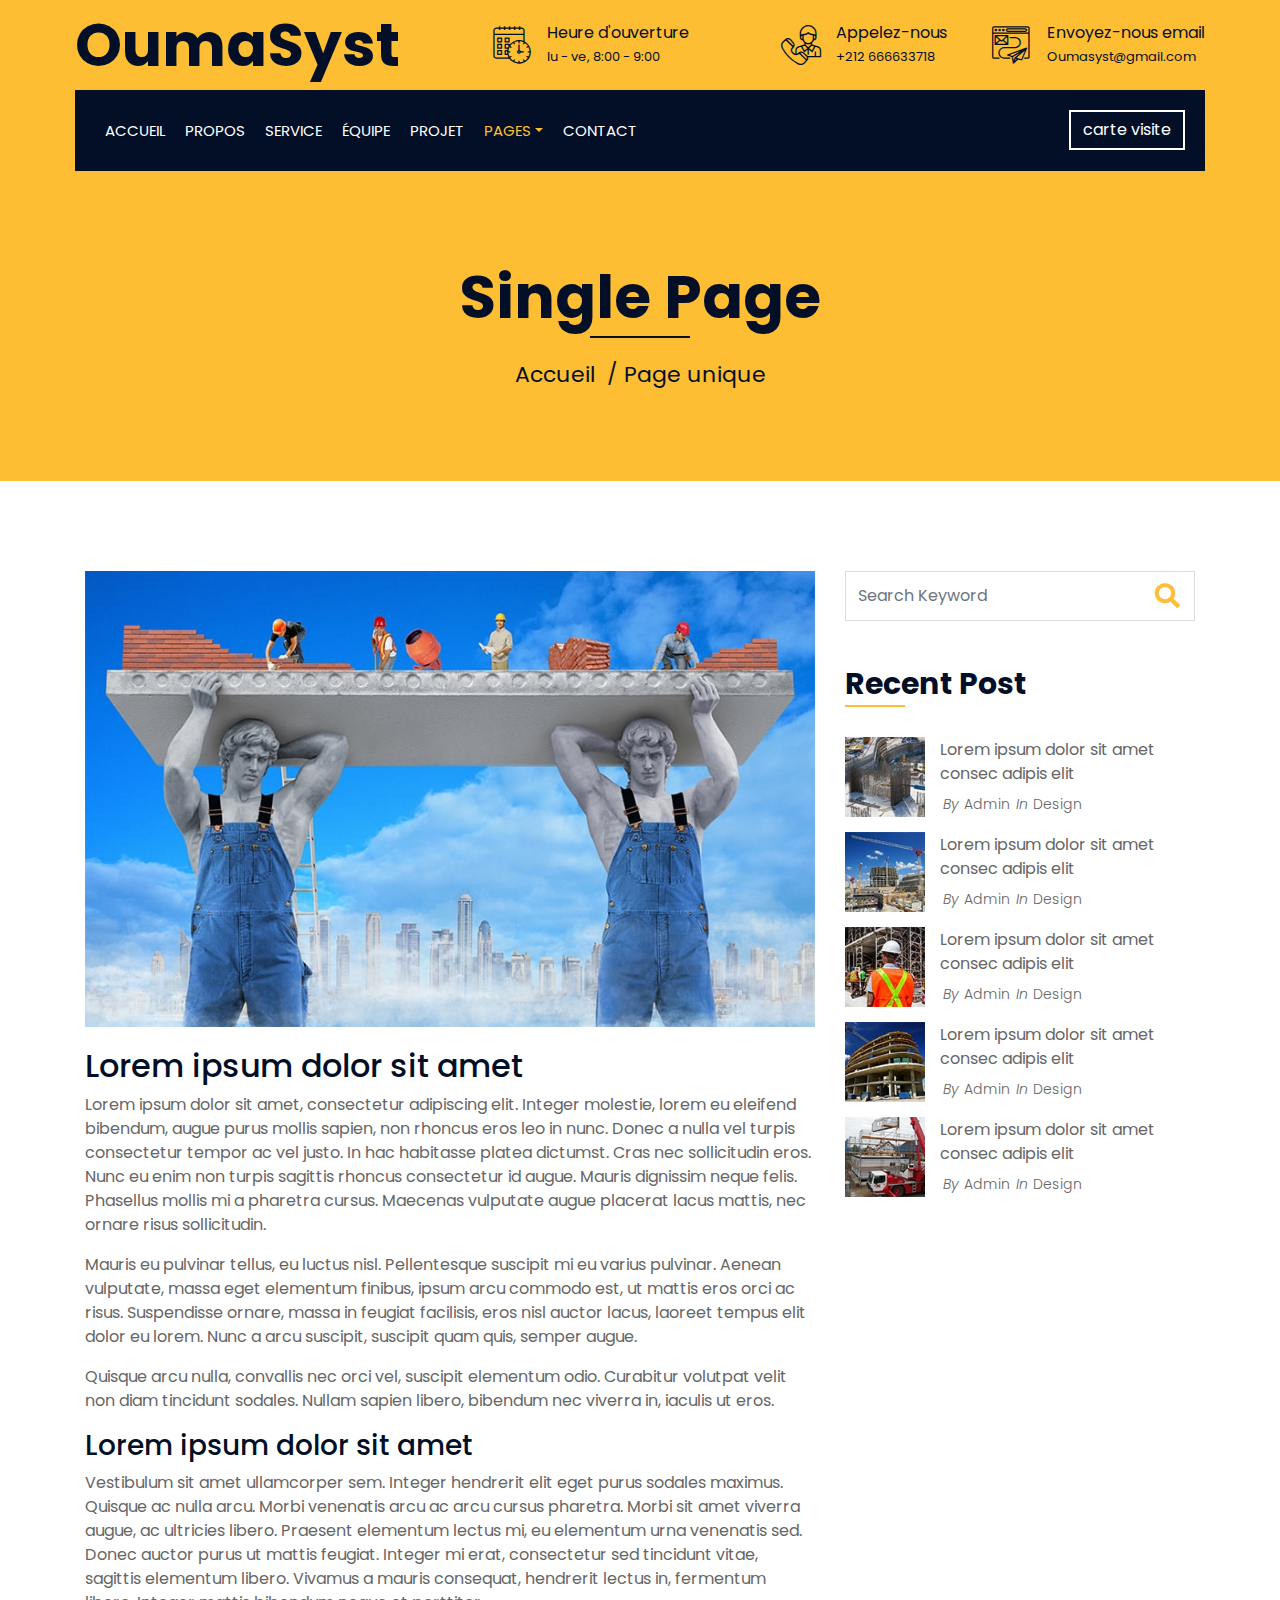
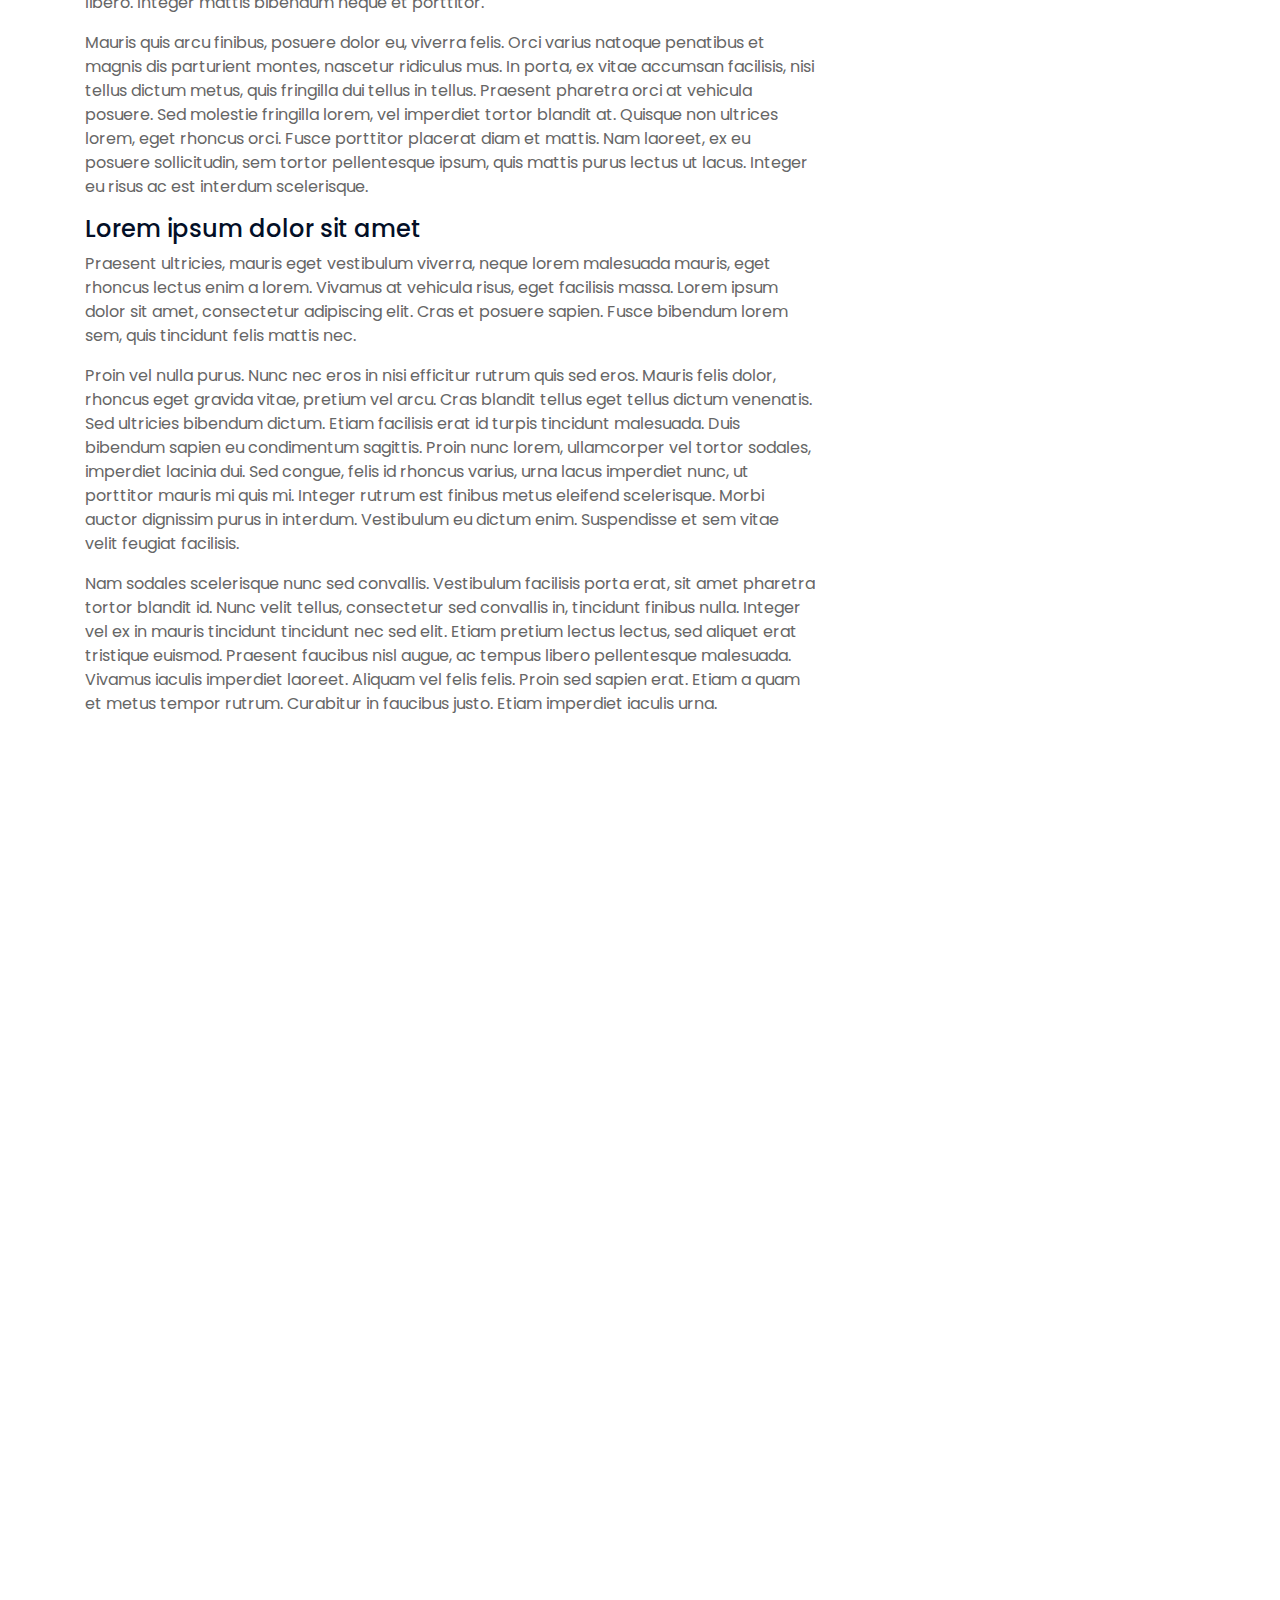
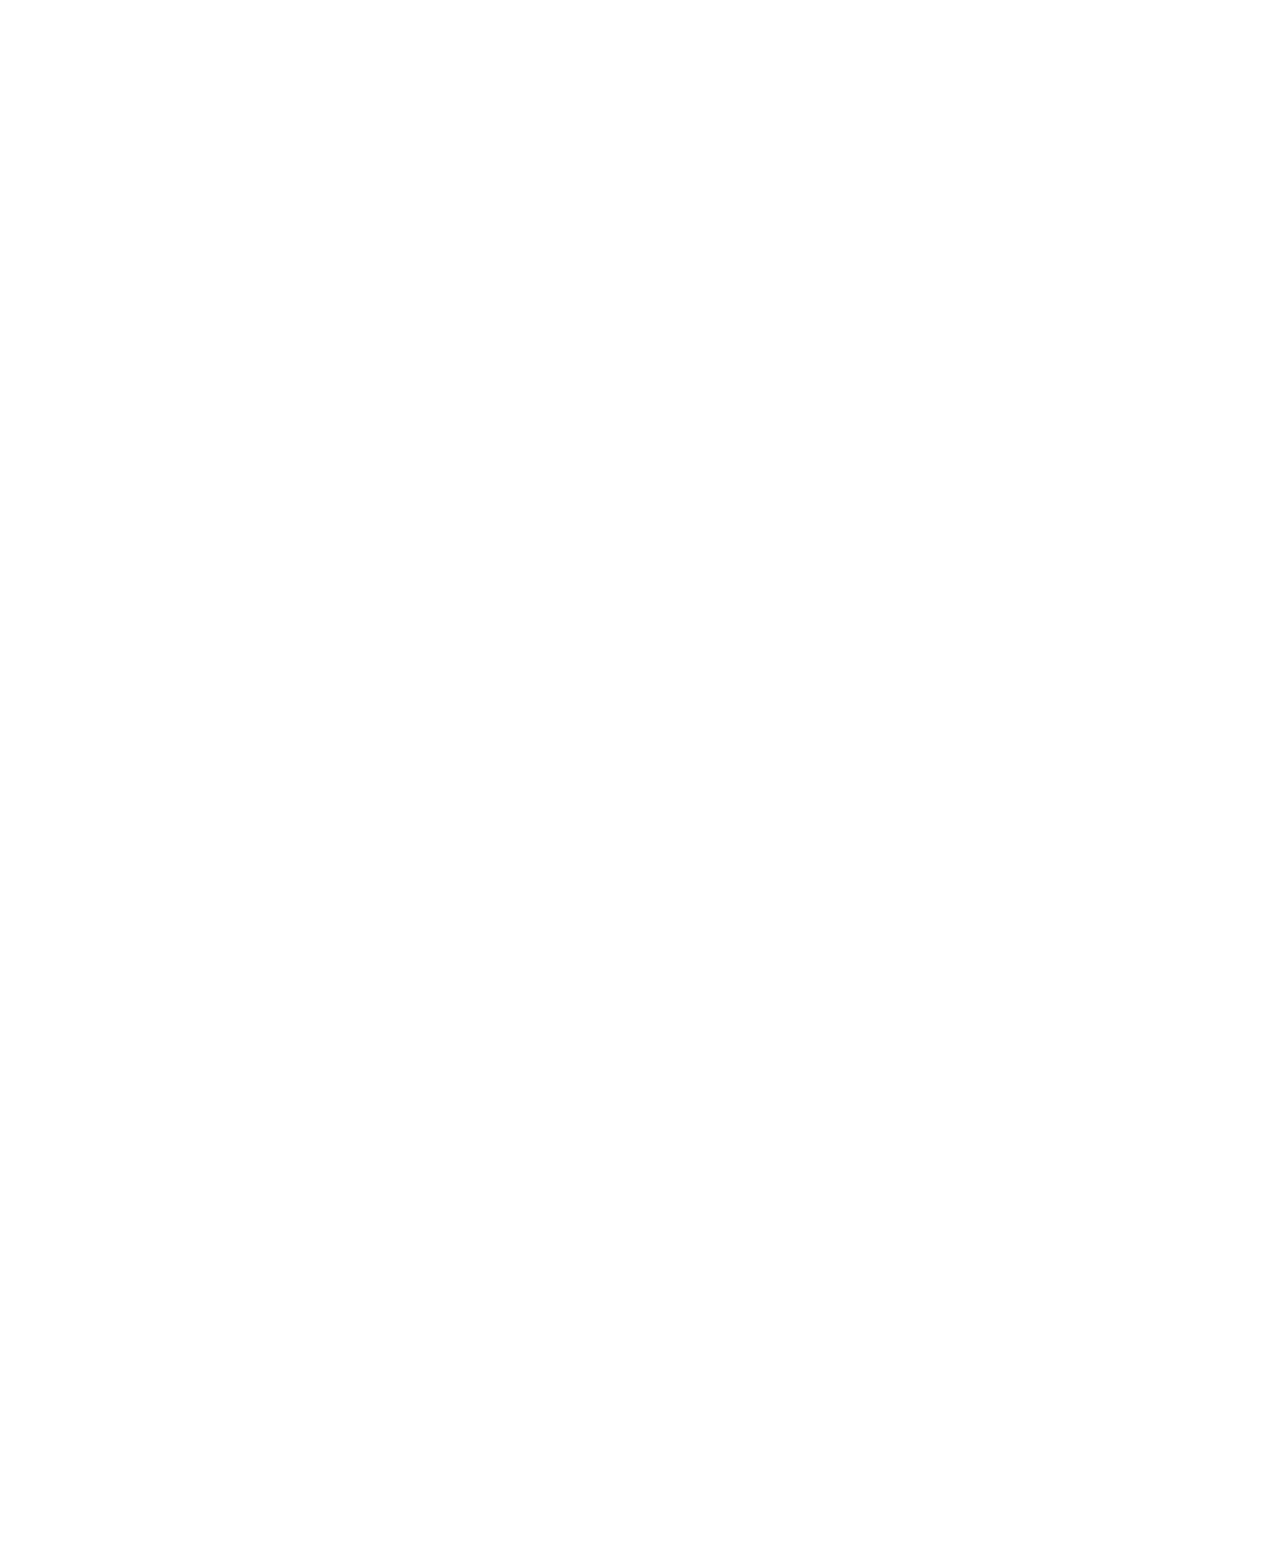
<file: single.html>
<!DOCTYPE html>
<html lang="en">
    <head>
        <meta charset="utf-8">
        <title>OumaSyst-Services</title>
        <meta content="width=device-width, initial-scale=1.0" name="viewport">
        <meta content="Construction Company Website Template" name="keywords">
        <meta content="Construction Company Website Template" name="description">

        <!-- Favicon -->
        <link href="img/favicon.ico" rel="icon">

        <!-- Google Font -->
        <link href="https://fonts.googleapis.com/css2?family=Poppins:wght@100;200;300;400;500;600;700;800;900&display=swap" rel="stylesheet">
        <link rel="shortcut icon" type="x-icon" href="./img/logo.png">
        <!-- CSS Libraries -->
        <link href="https://stackpath.bootstrapcdn.com/bootstrap/4.4.1/css/bootstrap.min.css" rel="stylesheet">
        <link href="https://cdnjs.cloudflare.com/ajax/libs/font-awesome/5.10.0/css/all.min.css" rel="stylesheet">
        <link href="lib/flaticon/font/flaticon.css" rel="stylesheet"> 
        <link href="lib/animate/animate.min.css" rel="stylesheet">
        <link href="lib/owlcarousel/assets/owl.carousel.min.css" rel="stylesheet">
        <link href="lib/lightbox/css/lightbox.min.css" rel="stylesheet">
        <link href="lib/slick/slick.css" rel="stylesheet">
        <link href="lib/slick/slick-theme.css" rel="stylesheet">

        <!-- Template Stylesheet -->
        <link href="css/style.css" rel="stylesheet">
    </head>

    <body>
        <div class="wrapper">
            <!-- Top Bar Start -->
            <div class="top-bar">
                <div class="container-fluid">
                    <div class="row align-items-center">
                        <div class="col-lg-4 col-md-12">
                            <div class="logo">
                                <a href="index.html">
                                    <h1>OumaSyst</h1>
                                    <!-- <img src="img/logo.jpg" alt="Logo"> -->
                                </a>
                            </div>
                        </div>
                        <div class="col-lg-8 col-md-7 d-none d-lg-block">
                            <div class="row">
                                <div class="col-4">
                                    <div class="top-bar-item">
                                        <div class="top-bar-icon">
                                            <i class="flaticon-calendar"></i>
                                        </div>
                                        <div class="top-bar-text">
                                            <h3>Heure d'ouverture</h3>
                                            <p>lu - ve, 8:00 - 9:00</p>
                                        </div>
                                    </div>
                                </div>
                                <div class="col-4">
                                    <div class="top-bar-item">
                                        <div class="top-bar-icon">
                                            <i class="flaticon-call"></i>
                                        </div>
                                        <div class="top-bar-text">
                                            <h3>Appelez-nous</h3>
                                            <p>+212 666633718</p>
                                        </div>
                                    </div>
                                </div>
                                <div class="col-4">
                                    <div class="top-bar-item">
                                        <div class="top-bar-icon">
                                            <i class="flaticon-send-mail"></i>
                                        </div>
                                        <div class="top-bar-text">
                                            <h3>Envoyez-nous email</h3>
                                            <p>Oumasyst@gmail.com</p>
                                        </div>
                                    </div>
                                </div>
                            </div>
                        </div>
                    </div>
                </div>
            </div>
            <!-- Top Bar End -->

            <!-- Nav Bar Start -->
            <div class="nav-bar">
                <div class="container-fluid">
                    <nav class="navbar navbar-expand-lg bg-dark navbar-dark">
                        <a href="#" class="navbar-brand">MENU</a>
                        <button type="button" class="navbar-toggler" data-toggle="collapse" data-target="#navbarCollapse">
                            <span class="navbar-toggler-icon"></span>
                        </button>

                        <div class="collapse navbar-collapse justify-content-between" id="navbarCollapse">
                            <div class="navbar-nav mr-auto">
                                <a href="index.html" class="nav-item nav-link">Accueil</a>
                                <a href="about.html" class="nav-item nav-link">Propos</a>
                                <a href="service.html" class="nav-item nav-link">Service</a>
                                <a href="team.html" class="nav-item nav-link">Équipe</a>
                                <a href="portfolio.html" class="nav-item nav-link">Projet</a>
                                <div class="nav-item dropdown">
                                    <a href="#" class="nav-link dropdown-toggle active" data-toggle="dropdown">Pages</a>
                                    <div class="dropdown-menu">
                                        <a href="blog.html" class="dropdown-item">Blog Page</a>
                                    
                                    </div>
                                </div>
                                <a href="contact.html" class="nav-item nav-link">Contact</a>
                            </div>
                            <div class="ml-auto">
                                <a class="btn" href="busnicecard.html">carte visite</a>
                            </div>
                        </div>
                    </nav>
                </div>
            </div>
            <!-- Nav Bar End -->

            <!-- Page Header Start -->
            <div class="page-header">
                <div class="container">
                    <div class="row">
                        <div class="col-12">
                            <h2>Single Page</h2>
                        </div>
                        <div class="col-12">
                            <a href="index.html">Accueil</a>
                            <a href="single.html">Page unique</a>
                        </div>
                    </div>
                </div>
            </div>
            <!-- Page Header End -->


            <!-- Single Post Start-->
            <div class="single">
                <div class="container">
                    <div class="row">
                        <div class="col-lg-8">
                            <div class="single-content wow fadeInUp">
                                <img src="img/single.jpg" />
                                <h2>Lorem ipsum dolor sit amet</h2>
                                <p>
                                    Lorem ipsum dolor sit amet, consectetur adipiscing elit. Integer molestie, lorem eu eleifend bibendum, augue purus mollis sapien, non rhoncus eros leo in nunc. Donec a nulla vel turpis consectetur tempor ac vel justo. In hac habitasse platea dictumst. Cras nec sollicitudin eros. Nunc eu enim non turpis sagittis rhoncus consectetur id augue. Mauris dignissim neque felis. Phasellus mollis mi a pharetra cursus. Maecenas vulputate augue placerat lacus mattis, nec ornare risus sollicitudin.
                                </p>
                                <p>
                                    Mauris eu pulvinar tellus, eu luctus nisl. Pellentesque suscipit mi eu varius pulvinar. Aenean vulputate, massa eget elementum finibus, ipsum arcu commodo est, ut mattis eros orci ac risus. Suspendisse ornare, massa in feugiat facilisis, eros nisl auctor lacus, laoreet tempus elit dolor eu lorem. Nunc a arcu suscipit, suscipit quam quis, semper augue.
                                </p>
                                <p>
                                    Quisque arcu nulla, convallis nec orci vel, suscipit elementum odio. Curabitur volutpat velit non diam tincidunt sodales. Nullam sapien libero, bibendum nec viverra in, iaculis ut eros.
                                </p>
                                <h3>Lorem ipsum dolor sit amet</h3>
                                <p>
                                    Vestibulum sit amet ullamcorper sem. Integer hendrerit elit eget purus sodales maximus. Quisque ac nulla arcu. Morbi venenatis arcu ac arcu cursus pharetra. Morbi sit amet viverra augue, ac ultricies libero. Praesent elementum lectus mi, eu elementum urna venenatis sed. Donec auctor purus ut mattis feugiat. Integer mi erat, consectetur sed tincidunt vitae, sagittis elementum libero. Vivamus a mauris consequat, hendrerit lectus in, fermentum libero. Integer mattis bibendum neque et porttitor.
                                </p>
                                <p>
                                    Mauris quis arcu finibus, posuere dolor eu, viverra felis. Orci varius natoque penatibus et magnis dis parturient montes, nascetur ridiculus mus. In porta, ex vitae accumsan facilisis, nisi tellus dictum metus, quis fringilla dui tellus in tellus. Praesent pharetra orci at vehicula posuere. Sed molestie fringilla lorem, vel imperdiet tortor blandit at. Quisque non ultrices lorem, eget rhoncus orci. Fusce porttitor placerat diam et mattis. Nam laoreet, ex eu posuere sollicitudin, sem tortor pellentesque ipsum, quis mattis purus lectus ut lacus. Integer eu risus ac est interdum scelerisque.
                                </p>
                                <h4>Lorem ipsum dolor sit amet</h4>
                                <p>
                                    Praesent ultricies, mauris eget vestibulum viverra, neque lorem malesuada mauris, eget rhoncus lectus enim a lorem. Vivamus at vehicula risus, eget facilisis massa. Lorem ipsum dolor sit amet, consectetur adipiscing elit. Cras et posuere sapien. Fusce bibendum lorem sem, quis tincidunt felis mattis nec.
                                </p>
                                <p>
                                    Proin vel nulla purus. Nunc nec eros in nisi efficitur rutrum quis sed eros. Mauris felis dolor, rhoncus eget gravida vitae, pretium vel arcu. Cras blandit tellus eget tellus dictum venenatis. Sed ultricies bibendum dictum. Etiam facilisis erat id turpis tincidunt malesuada. Duis bibendum sapien eu condimentum sagittis. Proin nunc lorem, ullamcorper vel tortor sodales, imperdiet lacinia dui. Sed congue, felis id rhoncus varius, urna lacus imperdiet nunc, ut porttitor mauris mi quis mi. Integer rutrum est finibus metus eleifend scelerisque. Morbi auctor dignissim purus in interdum. Vestibulum eu dictum enim. Suspendisse et sem vitae velit feugiat facilisis.
                                </p>
                                <p>
                                    Nam sodales scelerisque nunc sed convallis. Vestibulum facilisis porta erat, sit amet pharetra tortor blandit id. Nunc velit tellus, consectetur sed convallis in, tincidunt finibus nulla. Integer vel ex in mauris tincidunt tincidunt nec sed elit. Etiam pretium lectus lectus, sed aliquet erat tristique euismod. Praesent faucibus nisl augue, ac tempus libero pellentesque malesuada. Vivamus iaculis imperdiet laoreet. Aliquam vel felis felis. Proin sed sapien erat. Etiam a quam et metus tempor rutrum. Curabitur in faucibus justo. Etiam imperdiet iaculis urna.
                                </p>
                            </div>
                            <div class="single-tags wow fadeInUp">
                                <a href="">National</a>
                                <a href="">International</a>
                                <a href="">Economics</a>
                                <a href="">Politics</a>
                                <a href="">Lifestyle</a>
                                <a href="">Technology</a>
                                <a href="">Trades</a>
                            </div>
                            <div class="single-bio wow fadeInUp">
                                <div class="single-bio-img">
                                    <img src="img/user.jpg" />
                                </div>
                                <div class="single-bio-text">
                                    <h3>Author Name</h3>
                                    <p>
                                        Lorem ipsum dolor sit amet elit. Integer lorem augue purus mollis sapien, non eros leo in nunc. Donec a nulla vel turpis tempor ac vel justo. In hac platea dictumst.
                                    </p>
                                </div>
                            </div>
                            <div class="single-related wow fadeInUp">
                                <h2>Related Post</h2>
                                <div class="owl-carousel related-slider">
                                    <div class="post-item">
                                        <div class="post-img">
                                            <img src="img/post-1.jpg" />
                                        </div>
                                        <div class="post-text">
                                            <a href="">Lorem ipsum dolor sit amet consec adipis elit</a>
                                            <div class="post-meta">
                                                <p>By<a href="">Admin</a></p>
                                                <p>In<a href="">Design</a></p>
                                            </div>
                                        </div>
                                    </div>
                                    <div class="post-item">
                                        <div class="post-img">
                                            <img src="img/post-2.jpg" />
                                        </div>
                                        <div class="post-text">
                                            <a href="">Lorem ipsum dolor sit amet consec adipis elit</a>
                                            <div class="post-meta">
                                                <p>By<a href="">Admin</a></p>
                                                <p>In<a href="">Design</a></p>
                                            </div>
                                        </div>
                                    </div>
                                    <div class="post-item">
                                        <div class="post-img">
                                            <img src="img/post-3.jpg" />
                                        </div>
                                        <div class="post-text">
                                            <a href="">Lorem ipsum dolor sit amet consec adipis elit</a>
                                            <div class="post-meta">
                                                <p>By<a href="">Admin</a></p>
                                                <p>In<a href="">Design</a></p>
                                            </div>
                                        </div>
                                    </div>
                                    <div class="post-item">
                                        <div class="post-img">
                                            <img src="img/post-4.jpg" />
                                        </div>
                                        <div class="post-text">
                                            <a href="">Lorem ipsum dolor sit amet consec adipis elit</a>
                                            <div class="post-meta">
                                                <p>By<a href="">Admin</a></p>
                                                <p>In<a href="">Design</a></p>
                                            </div>
                                        </div>
                                    </div>
                                </div>
                            </div>

                            <div class="single-comment wow fadeInUp">
                                <h2>3 Comments</h2>
                                <ul class="comment-list">
                                    <li class="comment-item">
                                        <div class="comment-body">
                                            <div class="comment-img">
                                                <img src="img/user.jpg" />
                                            </div>
                                            <div class="comment-text">
                                                <h3><a href="">Josh Dunn</a></h3>
                                                <span>01 Jan 2045 at 12:00pm</span>
                                                <p>
                                                    Lorem ipsum dolor sit amet elit. Integer lorem augue purus mollis sapien, non eros leo in nunc. Donec a nulla vel turpis tempor ac vel justo. In hac platea dictumst. 
                                                </p>
                                                <a class="btn" href="">Reply</a>
                                            </div>
                                        </div>
                                    </li>
                                    <li class="comment-item">
                                        <div class="comment-body">
                                            <div class="comment-img">
                                                <img src="img/user.jpg" />
                                            </div>
                                            <div class="comment-text">
                                                <h3><a href="">Josh Dunn</a></h3>
                                                <p><span>01 Jan 2045 at 12:00pm</span></p>
                                                <p>
                                                    Lorem ipsum dolor sit amet elit. Integer lorem augue purus mollis sapien, non eros leo in nunc. Donec a nulla vel turpis tempor ac vel justo. In hac platea dictumst. 
                                                </p>
                                                <a class="btn" href="">Reply</a>
                                            </div>
                                        </div>
                                        <ul class="comment-child">
                                            <li class="comment-item">
                                                <div class="comment-body">
                                                    <div class="comment-img">
                                                        <img src="img/user.jpg" />
                                                    </div>
                                                    <div class="comment-text">
                                                        <h3><a href="">Josh Dunn</a></h3>
                                                        <p><span>01 Jan 2045 at 12:00pm</span></p>
                                                        <p>
                                                            Lorem ipsum dolor sit amet elit. Integer lorem augue purus mollis sapien, non eros leo in nunc. Donec a nulla vel turpis tempor ac vel justo. In hac platea dictumst. 
                                                        </p>
                                                        <a class="btn" href="">Reply</a>
                                                    </div>
                                                </div>
                                            </li>
                                        </ul>
                                    </li>
                                </ul>
                            </div>
                            <div class="comment-form wow fadeInUp">
                                <h2>Leave a comment</h2>
                                <form>
                                    <div class="form-group">
                                        <label for="name">Name *</label>
                                        <input type="text" class="form-control" id="name">
                                    </div>
                                    <div class="form-group">
                                        <label for="email">Email *</label>
                                        <input type="email" class="form-control" id="email">
                                    </div>
                                    <div class="form-group">
                                        <label for="website">Website</label>
                                        <input type="url" class="form-control" id="website">
                                    </div>

                                    <div class="form-group">
                                        <label for="message">Message *</label>
                                        <textarea id="message" cols="30" rows="5" class="form-control"></textarea>
                                    </div>
                                    <div class="form-group">
                                        <input type="submit" value="Post Comment" class="btn">
                                    </div>
                                </form>
                            </div>
                        </div>

                        <div class="col-lg-4">
                            <div class="sidebar">
                                <div class="sidebar-widget wow fadeInUp">
                                    <div class="search-widget">
                                        <form>
                                            <input class="form-control" type="text" placeholder="Search Keyword">
                                            <button class="btn"><i class="fa fa-search"></i></button>
                                        </form>
                                    </div>
                                </div>

                                <div class="sidebar-widget wow fadeInUp">
                                    <h2 class="widget-title">Recent Post</h2>
                                    <div class="recent-post">
                                        <div class="post-item">
                                            <div class="post-img">
                                                <img src="img/post-1.jpg" />
                                            </div>
                                            <div class="post-text">
                                                <a href="">Lorem ipsum dolor sit amet consec adipis elit</a>
                                                <div class="post-meta">
                                                    <p>By<a href="">Admin</a></p>
                                                    <p>In<a href="">Design</a></p>
                                                </div>
                                            </div>
                                        </div>
                                        <div class="post-item">
                                            <div class="post-img">
                                                <img src="img/post-2.jpg" />
                                            </div>
                                            <div class="post-text">
                                                <a href="">Lorem ipsum dolor sit amet consec adipis elit</a>
                                                <div class="post-meta">
                                                    <p>By<a href="">Admin</a></p>
                                                    <p>In<a href="">Design</a></p>
                                                </div>
                                            </div>
                                        </div>
                                        <div class="post-item">
                                            <div class="post-img">
                                                <img src="img/post-3.jpg" />
                                            </div>
                                            <div class="post-text">
                                                <a href="">Lorem ipsum dolor sit amet consec adipis elit</a>
                                                <div class="post-meta">
                                                    <p>By<a href="">Admin</a></p>
                                                    <p>In<a href="">Design</a></p>
                                                </div>
                                            </div>
                                        </div>
                                        <div class="post-item">
                                            <div class="post-img">
                                                <img src="img/post-4.jpg" />
                                            </div>
                                            <div class="post-text">
                                                <a href="">Lorem ipsum dolor sit amet consec adipis elit</a>
                                                <div class="post-meta">
                                                    <p>By<a href="">Admin</a></p>
                                                    <p>In<a href="">Design</a></p>
                                                </div>
                                            </div>
                                        </div>
                                        <div class="post-item">
                                            <div class="post-img">
                                                <img src="img/post-5.jpg" />
                                            </div>
                                            <div class="post-text">
                                                <a href="">Lorem ipsum dolor sit amet consec adipis elit</a>
                                                <div class="post-meta">
                                                    <p>By<a href="">Admin</a></p>
                                                    <p>In<a href="">Design</a></p>
                                                </div>
                                            </div>
                                        </div>
                                    </div>
                                </div>

                                <div class="sidebar-widget wow fadeInUp">
                                    <div class="image-widget">
                                        <a href="#"><img src="img/blog-1.jpg" alt="Image"></a>
                                    </div>
                                </div>

                                <div class="sidebar-widget wow fadeInUp">
                                    <div class="tab-post">
                                        <ul class="nav nav-pills nav-justified">
                                            <li class="nav-item">
                                                <a class="nav-link active" data-toggle="pill" href="#featured">Featured</a>
                                            </li>
                                            <li class="nav-item">
                                                <a class="nav-link" data-toggle="pill" href="#popular">Popular</a>
                                            </li>
                                            <li class="nav-item">
                                                <a class="nav-link" data-toggle="pill" href="#latest">Latest</a>
                                            </li>
                                        </ul>

                                        <div class="tab-content">
                                            <div id="featured" class="container tab-pane active">
                                                <div class="post-item">
                                                    <div class="post-img">
                                                        <img src="img/post-1.jpg" />
                                                    </div>
                                                    <div class="post-text">
                                                        <a href="">Lorem ipsum dolor sit amet consec adipis elit</a>
                                                        <div class="post-meta">
                                                            <p>By<a href="">Admin</a></p>
                                                            <p>In<a href="">Design</a></p>
                                                        </div>
                                                    </div>
                                                </div>
                                                <div class="post-item">
                                                    <div class="post-img">
                                                        <img src="img/post-2.jpg" />
                                                    </div>
                                                    <div class="post-text">
                                                        <a href="">Lorem ipsum dolor sit amet consec adipis elit</a>
                                                        <div class="post-meta">
                                                            <p>By<a href="">Admin</a></p>
                                                            <p>In<a href="">Design</a></p>
                                                        </div>
                                                    </div>
                                                </div>
                                                <div class="post-item">
                                                    <div class="post-img">
                                                        <img src="img/post-3.jpg" />
                                                    </div>
                                                    <div class="post-text">
                                                        <a href="">Lorem ipsum dolor sit amet consec adipis elit</a>
                                                        <div class="post-meta">
                                                            <p>By<a href="">Admin</a></p>
                                                            <p>In<a href="">Design</a></p>
                                                        </div>
                                                    </div>
                                                </div>
                                                <div class="post-item">
                                                    <div class="post-img">
                                                        <img src="img/post-4.jpg" />
                                                    </div>
                                                    <div class="post-text">
                                                        <a href="">Lorem ipsum dolor sit amet consec adipis elit</a>
                                                        <div class="post-meta">
                                                            <p>By<a href="">Admin</a></p>
                                                            <p>In<a href="">Design</a></p>
                                                        </div>
                                                    </div>
                                                </div>
                                                <div class="post-item">
                                                    <div class="post-img">
                                                        <img src="img/post-5.jpg" />
                                                    </div>
                                                    <div class="post-text">
                                                        <a href="">Lorem ipsum dolor sit amet consec adipis elit</a>
                                                        <div class="post-meta">
                                                            <p>By<a href="">Admin</a></p>
                                                            <p>In<a href="">Design</a></p>
                                                        </div>
                                                    </div>
                                                </div>
                                            </div>
                                            <div id="popular" class="container tab-pane fade">
                                                <div class="post-item">
                                                    <div class="post-img">
                                                        <img src="img/post-1.jpg" />
                                                    </div>
                                                    <div class="post-text">
                                                        <a href="">Lorem ipsum dolor sit amet consec adipis elit</a>
                                                        <div class="post-meta">
                                                            <p>By<a href="">Admin</a></p>
                                                            <p>In<a href="">Design</a></p>
                                                        </div>
                                                    </div>
                                                </div>
                                                <div class="post-item">
                                                    <div class="post-img">
                                                        <img src="img/post-2.jpg" />
                                                    </div>
                                                    <div class="post-text">
                                                        <a href="">Lorem ipsum dolor sit amet consec adipis elit</a>
                                                        <div class="post-meta">
                                                            <p>By<a href="">Admin</a></p>
                                                            <p>In<a href="">Design</a></p>
                                                        </div>
                                                    </div>
                                                </div>
                                                <div class="post-item">
                                                    <div class="post-img">
                                                        <img src="img/post-3.jpg" />
                                                    </div>
                                                    <div class="post-text">
                                                        <a href="">Lorem ipsum dolor sit amet consec adipis elit</a>
                                                        <div class="post-meta">
                                                            <p>By<a href="">Admin</a></p>
                                                            <p>In<a href="">Design</a></p>
                                                        </div>
                                                    </div>
                                                </div>
                                                <div class="post-item">
                                                    <div class="post-img">
                                                        <img src="img/post-4.jpg" />
                                                    </div>
                                                    <div class="post-text">
                                                        <a href="">Lorem ipsum dolor sit amet consec adipis elit</a>
                                                        <div class="post-meta">
                                                            <p>By<a href="">Admin</a></p>
                                                            <p>In<a href="">Design</a></p>
                                                        </div>
                                                    </div>
                                                </div>
                                                <div class="post-item">
                                                    <div class="post-img">
                                                        <img src="img/post-5.jpg" />
                                                    </div>
                                                    <div class="post-text">
                                                        <a href="">Lorem ipsum dolor sit amet consec adipis elit</a>
                                                        <div class="post-meta">
                                                            <p>By<a href="">Admin</a></p>
                                                            <p>In<a href="">Design</a></p>
                                                        </div>
                                                    </div>
                                                </div>
                                            </div>
                                            <div id="latest" class="container tab-pane fade">
                                                <div class="post-item">
                                                    <div class="post-img">
                                                        <img src="img/post-1.jpg" />
                                                    </div>
                                                    <div class="post-text">
                                                        <a href="">Lorem ipsum dolor sit amet consec adipis elit</a>
                                                        <div class="post-meta">
                                                            <p>By<a href="">Admin</a></p>
                                                            <p>In<a href="">Design</a></p>
                                                        </div>
                                                    </div>
                                                </div>
                                                <div class="post-item">
                                                    <div class="post-img">
                                                        <img src="img/post-2.jpg" />
                                                    </div>
                                                    <div class="post-text">
                                                        <a href="">Lorem ipsum dolor sit amet consec adipis elit</a>
                                                        <div class="post-meta">
                                                            <p>By<a href="">Admin</a></p>
                                                            <p>In<a href="">Design</a></p>
                                                        </div>
                                                    </div>
                                                </div>
                                                <div class="post-item">
                                                    <div class="post-img">
                                                        <img src="img/post-3.jpg" />
                                                    </div>
                                                    <div class="post-text">
                                                        <a href="">Lorem ipsum dolor sit amet consec adipis elit</a>
                                                        <div class="post-meta">
                                                            <p>By<a href="">Admin</a></p>
                                                            <p>In<a href="">Design</a></p>
                                                        </div>
                                                    </div>
                                                </div>
                                                <div class="post-item">
                                                    <div class="post-img">
                                                        <img src="img/post-4.jpg" />
                                                    </div>
                                                    <div class="post-text">
                                                        <a href="">Lorem ipsum dolor sit amet consec adipis elit</a>
                                                        <div class="post-meta">
                                                            <p>By<a href="">Admin</a></p>
                                                            <p>In<a href="">Design</a></p>
                                                        </div>
                                                    </div>
                                                </div>
                                                <div class="post-item">
                                                    <div class="post-img">
                                                        <img src="img/post-5.jpg" />
                                                    </div>
                                                    <div class="post-text">
                                                        <a href="">Lorem ipsum dolor sit amet consec adipis elit</a>
                                                        <div class="post-meta">
                                                            <p>By<a href="">Admin</a></p>
                                                            <p>In<a href="">Design</a></p>
                                                        </div>
                                                    </div>
                                                </div>
                                            </div>
                                        </div>
                                    </div>
                                </div>

                                <div class="sidebar-widget wow fadeInUp">
                                    <div class="image-widget">
                                        <a href="#"><img src="img/blog-2.jpg" alt="Image"></a>
                                    </div>
                                </div>

                                <div class="sidebar-widget wow fadeInUp">
                                    <h2 class="widget-title">Categories</h2>
                                    <div class="category-widget">
                                        <ul>
                                            <li><a href="">National</a><span>(98)</span></li>
                                            <li><a href="">International</a><span>(87)</span></li>
                                            <li><a href="">Economics</a><span>(76)</span></li>
                                            <li><a href="">Politics</a><span>(65)</span></li>
                                            <li><a href="">Lifestyle</a><span>(54)</span></li>
                                            <li><a href="">Technology</a><span>(43)</span></li>
                                            <li><a href="">Trades</a><span>(32)</span></li>
                                        </ul>
                                    </div>
                                </div>

                                <div class="sidebar-widget wow fadeInUp">
                                    <div class="image-widget">
                                        <a href="#"><img src="img/blog-3.jpg" alt="Image"></a>
                                    </div>
                                </div>

                                <div class="sidebar-widget wow fadeInUp">
                                    <h2 class="widget-title">Tags Cloud</h2>
                                    <div class="tag-widget">
                                        <a href="">National</a>
                                        <a href="">International</a>
                                        <a href="">Economics</a>
                                        <a href="">Politics</a>
                                        <a href="">Lifestyle</a>
                                        <a href="">Technology</a>
                                        <a href="">Trades</a>
                                    </div>
                                </div>

                                <div class="sidebar-widget wow fadeInUp">
                                    <h2 class="widget-title">Text Widget</h2>
                                    <div class="text-widget">
                                        <p>
                                            Lorem ipsum dolor sit amet elit. Integer lorem augue purus mollis sapien, non eros leo in nunc. Donec a nulla vel turpis tempor ac vel justo. In hac platea nec eros. Nunc eu enim non turpis id augue.
                                        </p>
                                    </div>
                                </div>
                            </div>
                        </div>
                    </div>
                </div>
            </div>
            <!-- Single Post End-->   


            <!-- Footer Start -->
            <div class="footer wow fadeIn" data-wow-delay="0.3s">
                <div class="container">
                    <div class="row">
                        <div class="col-md-6 col-lg-3">
                            <div class="footer-contact">
                                <h2>Contact du bureau</h2>
                                <p><i class="fa fa-map-marker-alt"></i>N°612 BD OuedELMakhazen Saada alia Mohammedia</p>
                                <p><i class="fa fa-phone-alt"></i>+212 [0]666633718</p>
                                <p><i class="fa fa-envelope"></i>Oumasyst@gmail.com</p>
                                <div class="footer-social">
                                    <a href="https://freewebsitecode.com/"><i><i class="fab fa-x-twitter"><svg xmlns="http://www.w3.org/2000/svg" width="16" height="16" fill="currentColor" class="bi bi-twitter-x" viewBox="0 0 16 16">
                                        <path d="M12.6.75h2.454l-5.36 6.142L16 15.25h-4.937l-3.867-5.07-4.425 5.07H.316l5.733-6.57L0 .75h5.063l3.495 4.633L12.601.75Zm-.86 13.028h1.36L4.323 2.145H2.865z"/>
                                      </svg></i></a></i></a>
                                    <a href="https://facebook.com/freewebsitecode"><i class="fab fa-facebook-f"></i></a>
                                    <a href="https://freewebsitecode.com/"><i class="fab fa-linkedin-in"></i></a>
                                    <a href="https://freewebsitecode.com/"><i class="fab fa-instagram"></i></a>
                                    <a href="https://www.youtube.com/channel/UC9HlQRmKgG3jeVD_fBxj1Pw/videos"><i class="fab fa-youtube"></i></a>
                                </div>
                            </div>
                        </div>
                        
                        <div class="col-md-6 col-lg-4">
                            <div class="footer-link">
                                <h2>Pages utiles</h2>
                                <a href="about.html">Propos</a>
                                <a href="contact.html">Contact </a>
                                <a href="team.html">Equipe</a>
                                <a href="portfolio.html">Project</a>
                               
                            </div>
                        </div>
                        <div class="col-md-6 col-lg-4">
                            <div class="newsletter">
                                <h2>Lettre d'information</h2>
                                <p>
                                    Pour tout renseignement ou question,n'hésitez pas à nous contacter pour vous aider
                                </p>
                                <div class="form">
                                    <input class="form-control" placeholder="Email here">
                                    <button class="btn">Submit</button>
                                </div>
                            </div>
                        </div>
                    </div>
                </div>
                <div class="container footer-menu">
                    <div class="f-menu">
                        <a href="service.html">FQAs</a>
                    </div>
                <div class="container copyright">
                    <div class="row">
                        <div class="col-md-6">
                            <p>&copy; <a href="#">OumaSyst Services</a>, All Right Reserved.</p>
                        </div>
						
						
                        <div class="col-md-6">
                            <p>Designed By <a>ABCode</a></p>
                        </div>
                    </div>
                </div>
            </div>
            <!-- Footer End -->

            <a href="#" class="back-to-top"><i class="fa fa-chevron-up"></i></a>
        </div>

        <!-- JavaScript Libraries -->
        <script src="https://code.jquery.com/jquery-3.4.1.min.js"></script>
        <script src="https://stackpath.bootstrapcdn.com/bootstrap/4.4.1/js/bootstrap.bundle.min.js"></script>
        <script src="lib/easing/easing.min.js"></script>
        <script src="lib/wow/wow.min.js"></script>
        <script src="lib/owlcarousel/owl.carousel.min.js"></script>
        <script src="lib/isotope/isotope.pkgd.min.js"></script>
        <script src="lib/lightbox/js/lightbox.min.js"></script>
        <script src="lib/waypoints/waypoints.min.js"></script>
        <script src="lib/counterup/counterup.min.js"></script>
        <script src="lib/slick/slick.min.js"></script>

        <!-- Template Javascript -->
        <script src="js/main.js"></script>
    </body>
</html>
</file>
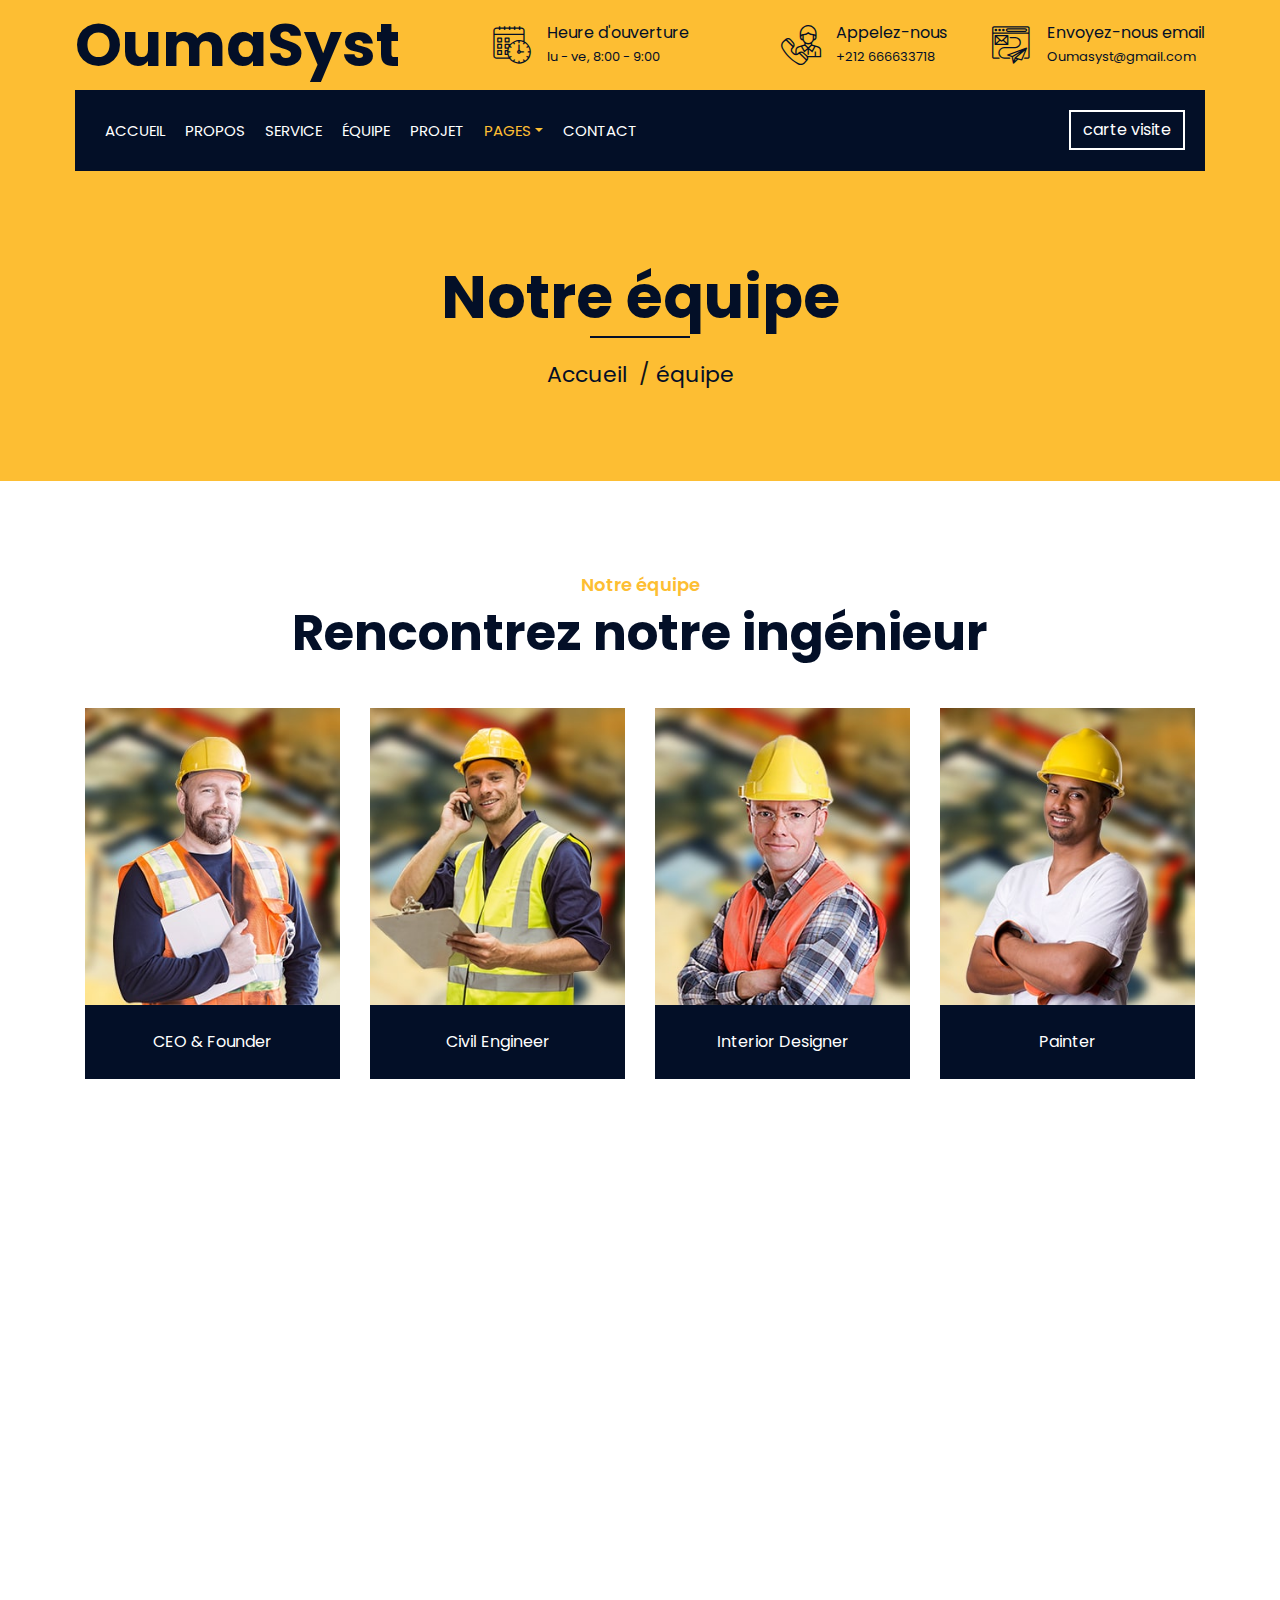
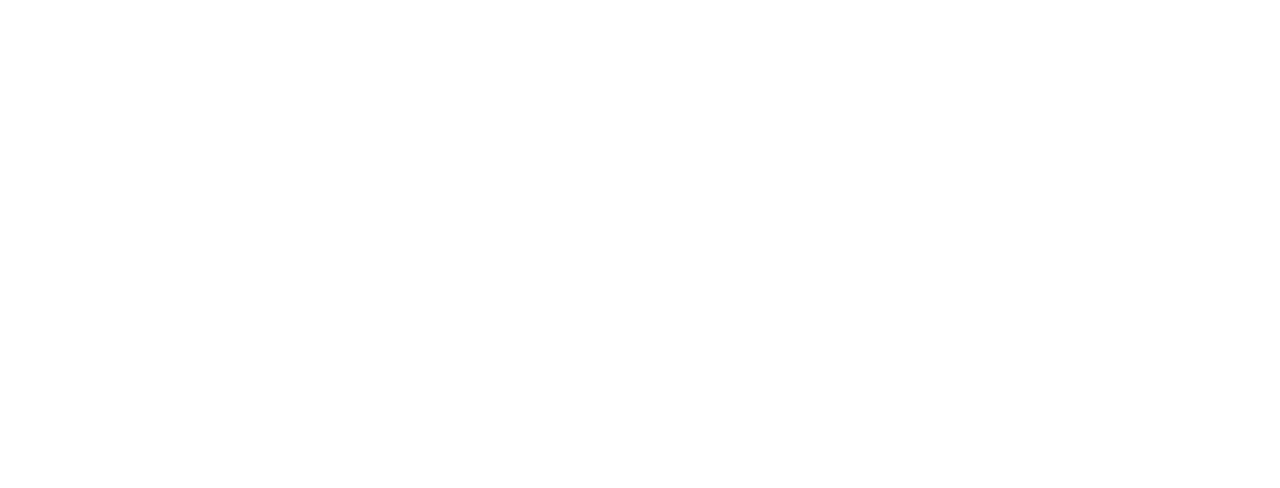
<file: team.html>
<!DOCTYPE html>
<html lang="en">
    <head>
        <meta charset="utf-8">
        <title>OumaSyst-Services</title>
        <meta content="width=device-width, initial-scale=1.0" name="viewport">
        <meta content="Construction Company Website Template" name="keywords">
        <meta content="Construction Company Website Template" name="description">

        <!-- Favicon -->
        <link href="img/favicon.ico" rel="icon">

        <!-- Google Font -->
        <link href="https://fonts.googleapis.com/css2?family=Poppins:wght@100;200;300;400;500;600;700;800;900&display=swap" rel="stylesheet">
        <link rel="shortcut icon" type="x-icon" href="./img/logo.png">
        <!-- CSS Libraries -->
        <link href="https://stackpath.bootstrapcdn.com/bootstrap/4.4.1/css/bootstrap.min.css" rel="stylesheet">
        <link href="https://cdnjs.cloudflare.com/ajax/libs/font-awesome/5.10.0/css/all.min.css" rel="stylesheet">
        <link href="lib/flaticon/font/flaticon.css" rel="stylesheet"> 
        <link href="lib/animate/animate.min.css" rel="stylesheet">
        <link href="lib/owlcarousel/assets/owl.carousel.min.css" rel="stylesheet">
        <link href="lib/lightbox/css/lightbox.min.css" rel="stylesheet">
        <link href="lib/slick/slick.css" rel="stylesheet">
        <link href="lib/slick/slick-theme.css" rel="stylesheet">

        <!-- Template Stylesheet -->
        <link href="css/style.css" rel="stylesheet">
    </head>

    <body>
        <div class="wrapper">
            <!-- Top Bar Start -->
            <div class="top-bar">
                <div class="container-fluid">
                    <div class="row align-items-center">
                        <div class="col-lg-4 col-md-12">
                            <div class="logo">
                                <a href="index.html">
                                    <h1>OumaSyst</h1>
                                    <!-- <img src="img/logo.jpg" alt="Logo"> -->
                                </a>
                            </div>
                        </div>
                        <div class="col-lg-8 col-md-7 d-none d-lg-block">
                            <div class="row">
                                <div class="col-4">
                                    <div class="top-bar-item">
                                        <div class="top-bar-icon">
                                            <i class="flaticon-calendar"></i>
                                        </div>
                                        <div class="top-bar-text">
                                            <h3>Heure d'ouverture</h3>
                                            <p>lu - ve, 8:00 - 9:00</p>
                                        </div>
                                    </div>
                                </div>
                                <div class="col-4">
                                    <div class="top-bar-item">
                                        <div class="top-bar-icon">
                                            <i class="flaticon-call"></i>
                                        </div>
                                        <div class="top-bar-text">
                                            <h3>Appelez-nous</h3>
                                            <p>+212 666633718</p>
                                        </div>
                                    </div>
                                </div>
                                <div class="col-4">
                                    <div class="top-bar-item">
                                        <div class="top-bar-icon">
                                            <i class="flaticon-send-mail"></i>
                                        </div>
                                        <div class="top-bar-text">
                                            <h3>Envoyez-nous email</h3>
                                            <p>Oumasyst@gmail.com</p>
                                        </div>
                                    </div>
                                </div>
                            </div>
                        </div>
                    </div>
                </div>
            </div>
            <!-- Top Bar End -->

            <!-- Nav Bar Start -->
            <div class="nav-bar">
                <div class="container-fluid">
                    <nav class="navbar navbar-expand-lg bg-dark navbar-dark">
                        <a href="#" class="navbar-brand">MENU</a>
                        <button type="button" class="navbar-toggler" data-toggle="collapse" data-target="#navbarCollapse">
                            <span class="navbar-toggler-icon"></span>
                        </button>

                        <div class="collapse navbar-collapse justify-content-between" id="navbarCollapse">
                            <div class="navbar-nav mr-auto">
                                <a href="index.html" class="nav-item nav-link">Accueil</a>
                                <a href="about.html" class="nav-item nav-link">Propos</a>
                                <a href="service.html" class="nav-item nav-link">Service</a>
                                <a href="team.html" class="nav-item nav-link">Équipe</a>
                                <a href="portfolio.html" class="nav-item nav-link">Projet</a>
                                <div class="nav-item dropdown">
                                    <a href="#" class="nav-link dropdown-toggle active" data-toggle="dropdown">Pages</a>
                                    <div class="dropdown-menu">
                                        <a href="blog.html" class="dropdown-item">Blog Page</a>
                                       
                                    </div>
                                </div>
                                <a href="contact.html" class="nav-item nav-link">Contact</a>
                            </div>
                            <div class="ml-auto">
                                <a class="btn" href="busnicecard.html">carte visite</a>
                            </div>
                        </div>
                    </nav>
                </div>
            </div>
            <!-- Nav Bar End -->
            <!-- Page Header Start -->
            <div class="page-header">
                <div class="container">
                    <div class="row">
                        <div class="col-12">
                            <h2>Notre équipe</h2>
                        </div>
                        <div class="col-12">
                            <a href="index.html">Accueil</a>
                            <a href="team.html">équipe</a>
                        </div>
                    </div>
                </div>
            </div>
            <!-- Page Header End -->


            <!-- Team Start -->
            <div class="team">
                <div class="container">
                    <div class="section-header text-center">
                        <p>Notre équipe</p>
                        <h2>Rencontrez notre ingénieur</h2>
                    </div>
                    <div class="row">
                        <div class="col-lg-3 col-md-6 wow fadeInUp" data-wow-delay="0.1s">
                            <div class="team-item">
                                <div class="team-img">
                                    <img src="img/team-1.jpg" alt="Team Image">
                                </div>
                                <div class="team-text">
                                 
                                    <p>CEO & Founder</p>
                                </div>
                                <div class="team-social">
                                    
                                    <a class="social-fb" href=""><i class="fab fa-facebook-f"></i></a>
                                    <a class="social-li" href=""><i class="fab fa-linkedin-in"></i></a>
                                    <a class="social-in" href=""><i class="fab fa-instagram"></i></a>
                                </div>
                            </div>
                        </div>
                        <div class="col-lg-3 col-md-6 wow fadeInUp" data-wow-delay="0.2s">
                            <div class="team-item">
                                <div class="team-img">
                                    <img src="img/team-2.jpg" alt="Team Image">
                                </div>
                                <div class="team-text">
                                   
                                    <p>Civil Engineer</p>
                                </div>
                                <div class="team-social">
                                    
                                    <a class="social-fb" href=""><i class="fab fa-facebook-f"></i></a>
                                    <a class="social-li" href=""><i class="fab fa-linkedin-in"></i></a>
                                    <a class="social-in" href=""><i class="fab fa-instagram"></i></a>
                                </div>
                            </div>
                        </div>
                        <div class="col-lg-3 col-md-6 wow fadeInUp" data-wow-delay="0.3s">
                            <div class="team-item">
                                <div class="team-img">
                                    <img src="img/team-3.jpg" alt="Team Image">
                                </div>
                                <div class="team-text">
                                 
                                    <p>Interior Designer</p>
                                </div>
                                <div class="team-social">
                                  
                                    <a class="social-fb" href=""><i class="fab fa-facebook-f"></i></a>
                                    <a class="social-li" href=""><i class="fab fa-linkedin-in"></i></a>
                                    <a class="social-in" href=""><i class="fab fa-instagram"></i></a>
                                </div>
                            </div>
                        </div>
                        <div class="col-lg-3 col-md-6 wow fadeInUp" data-wow-delay="0.4s">
                            <div class="team-item">
                                <div class="team-img">
                                    <img src="img/team-4.jpg" alt="Team Image">
                                </div>
                                <div class="team-text">
                                 
                                    <p>Painter</p>
                                </div>
                                <div class="team-social">
                                   
                                    <a class="social-fb" href=""><i class="fab fa-facebook-f"></i></a>
                                    <a class="social-li" href=""><i class="fab fa-linkedin-in"></i></a>
                                    <a class="social-in" href=""><i class="fab fa-instagram"></i></a>
                                </div>
                            </div>
                        </div>
                        <div class="col-lg-3 col-md-6 wow fadeInUp" data-wow-delay="0.1s">
                            <div class="team-item">
                                <div class="team-img">
                                    <img src="img/team-1.jpg" alt="Team Image">
                                </div>
                                <div class="team-text">
                                  
                                    <p>Électriques</p>
                                </div>
                                <div class="team-social">
                                   
                                    <a class="social-fb" href=""><i class="fab fa-facebook-f"></i></a>
                                    <a class="social-li" href=""><i class="fab fa-linkedin-in"></i></a>
                                    <a class="social-in" href=""><i class="fab fa-instagram"></i></a>
                                </div>
                            </div>
                        </div>
                        <div class="col-lg-3 col-md-6 wow fadeInUp" data-wow-delay="0.2s">
                            <div class="team-item">
                                <div class="team-img">
                                    <img src="img/team-2.jpg" alt="Team Image">
                                </div>
                                <div class="team-text">
                                  
                                    <p>Solar energy installation</p>
                                </div>
                                <div class="team-social">
                                 
                                    <a class="social-fb" href=""><i class="fab fa-facebook-f"></i></a>
                                    <a class="social-li" href=""><i class="fab fa-linkedin-in"></i></a>
                                    <a class="social-in" href=""><i class="fab fa-instagram"></i></a>
                                </div>
                            </div>
                        </div>
                        <div class="col-lg-3 col-md-6 wow fadeInUp" data-wow-delay="0.3s">
                            <div class="team-item">
                                <div class="team-img">
                                    <img src="img/team-3.jpg" alt="Team Image">
                                </div>
                                <div class="team-text">
                                  
                                    <p> Designer</p>
                                </div>
                                <div class="team-social">
                                  
                                    <a class="social-fb" href=""><i class="fab fa-facebook-f"></i></a>
                                    <a class="social-li" href=""><i class="fab fa-linkedin-in"></i></a>
                                    <a class="social-in" href=""><i class="fab fa-instagram"></i></a>
                                </div>
                            </div>
                        </div>
                        <div class="col-lg-3 col-md-6 wow fadeInUp" data-wow-delay="0.4s">
                            <div class="team-item">
                                <div class="team-img">
                                    <img src="img/team-4.jpg" alt="Team Image">
                                </div>
                                <div class="team-text">
                                
                                    <p>Parquet</p>
                                </div>
                                <div class="team-social">
                                 
                                    <a class="social-fb" href=""><i class="fab fa-facebook-f"></i></a>
                                    <a class="social-li" href=""><i class="fab fa-linkedin-in"></i></a>
                                    <a class="social-in" href=""><i class="fab fa-instagram"></i></a>
                                </div>
                            </div>
                        </div>
                    </div>
                </div>
            </div>
            <!-- Team End -->


            <!-- Footer Start -->
            <div class="footer wow fadeIn" data-wow-delay="0.3s">
                <div class="container">
                    <div class="row">
                        <div class="col-md-6 col-lg-3">
                            <div class="footer-contact">
                                <h2>Contact du bureau</h2>
                                <p><i class="fa fa-map-marker-alt"></i>N°612 BD OuedELMakhazen Saada alia Mohammedia</p>
                                <p><i class="fa fa-phone-alt"></i>+212 [0]666633718</p>
                                <p><i class="fa fa-envelope"></i>Oumasyst@gmail.com</p>
                                <div class="footer-social">
                                    <a href="https://freewebsitecode.com/"><i><i class="fab fa-x-twitter"><svg xmlns="http://www.w3.org/2000/svg" width="16" height="16" fill="currentColor" class="bi bi-twitter-x" viewBox="0 0 16 16">
                                        <path d="M12.6.75h2.454l-5.36 6.142L16 15.25h-4.937l-3.867-5.07-4.425 5.07H.316l5.733-6.57L0 .75h5.063l3.495 4.633L12.601.75Zm-.86 13.028h1.36L4.323 2.145H2.865z"/>
                                      </svg></i></a></i></a>
                                    <a href="https://facebook.com/freewebsitecode"><i class="fab fa-facebook-f"></i></a>
                                    <a href="https://freewebsitecode.com/"><i class="fab fa-linkedin-in"></i></a>
                                    <a href="https://freewebsitecode.com/"><i class="fab fa-instagram"></i></a>
                                    <a href="https://www.youtube.com/channel/UC9HlQRmKgG3jeVD_fBxj1Pw/videos"><i class="fab fa-youtube"></i></a>
                                </div>
                            </div>
                        </div>
                        
                        <div class="col-md-6 col-lg-4">
                            <div class="footer-link">
                                <h2>Pages utiles</h2>
                                <a href="about.html">Propos</a>
                                <a href="contact.html">Contact </a>
                                <a href="team.html">Equipe</a>
                                <a href="portfolio.html">Project</a>
                               
                            </div>
                        </div>
                        <div class="col-md-6 col-lg-4">
                            <div class="newsletter">
                                <h2>Lettre d'information</h2>
                                <p>
                                    Pour tout renseignement ou question,n'hésitez pas à nous contacter pour vous aider
                                </p>
                                <div class="form">
                                    
                                    <a class="btn" href="contact.html">Contactez-nous</a>
                                </div>
                            </div>
                        </div>
                    </div>
                </div>
                <div class="container footer-menu">
                    <div class="f-menu">
                        <a href="service.html">FQAs</a>
                    </div>
                <div class="container copyright">
                    <div class="row">
                        <div class="col-md-6">
                            <p>&copy; <a href="#">OumaSyst Services</a>, All Right Reserved.</p>
                        </div>
						
						
                        <div class="col-md-6">
                            <p>Designed By <a>ABCode</a></p>
                        </div>
                    </div>
                </div>
            </div>
            <!-- Footer End -->

            <a href="#" class="back-to-top"><i class="fa fa-chevron-up"></i></a>
        </div>

        <!-- JavaScript Libraries -->
        <script src="https://code.jquery.com/jquery-3.4.1.min.js"></script>
        <script src="https://stackpath.bootstrapcdn.com/bootstrap/4.4.1/js/bootstrap.bundle.min.js"></script>
        <script src="lib/easing/easing.min.js"></script>
        <script src="lib/wow/wow.min.js"></script>
        <script src="lib/owlcarousel/owl.carousel.min.js"></script>
        <script src="lib/isotope/isotope.pkgd.min.js"></script>
        <script src="lib/lightbox/js/lightbox.min.js"></script>
        <script src="lib/waypoints/waypoints.min.js"></script>
        <script src="lib/counterup/counterup.min.js"></script>
        <script src="lib/slick/slick.min.js"></script>

        <!-- Template Javascript -->
        <script src="js/main.js"></script>
    </body>
</html>
</file>
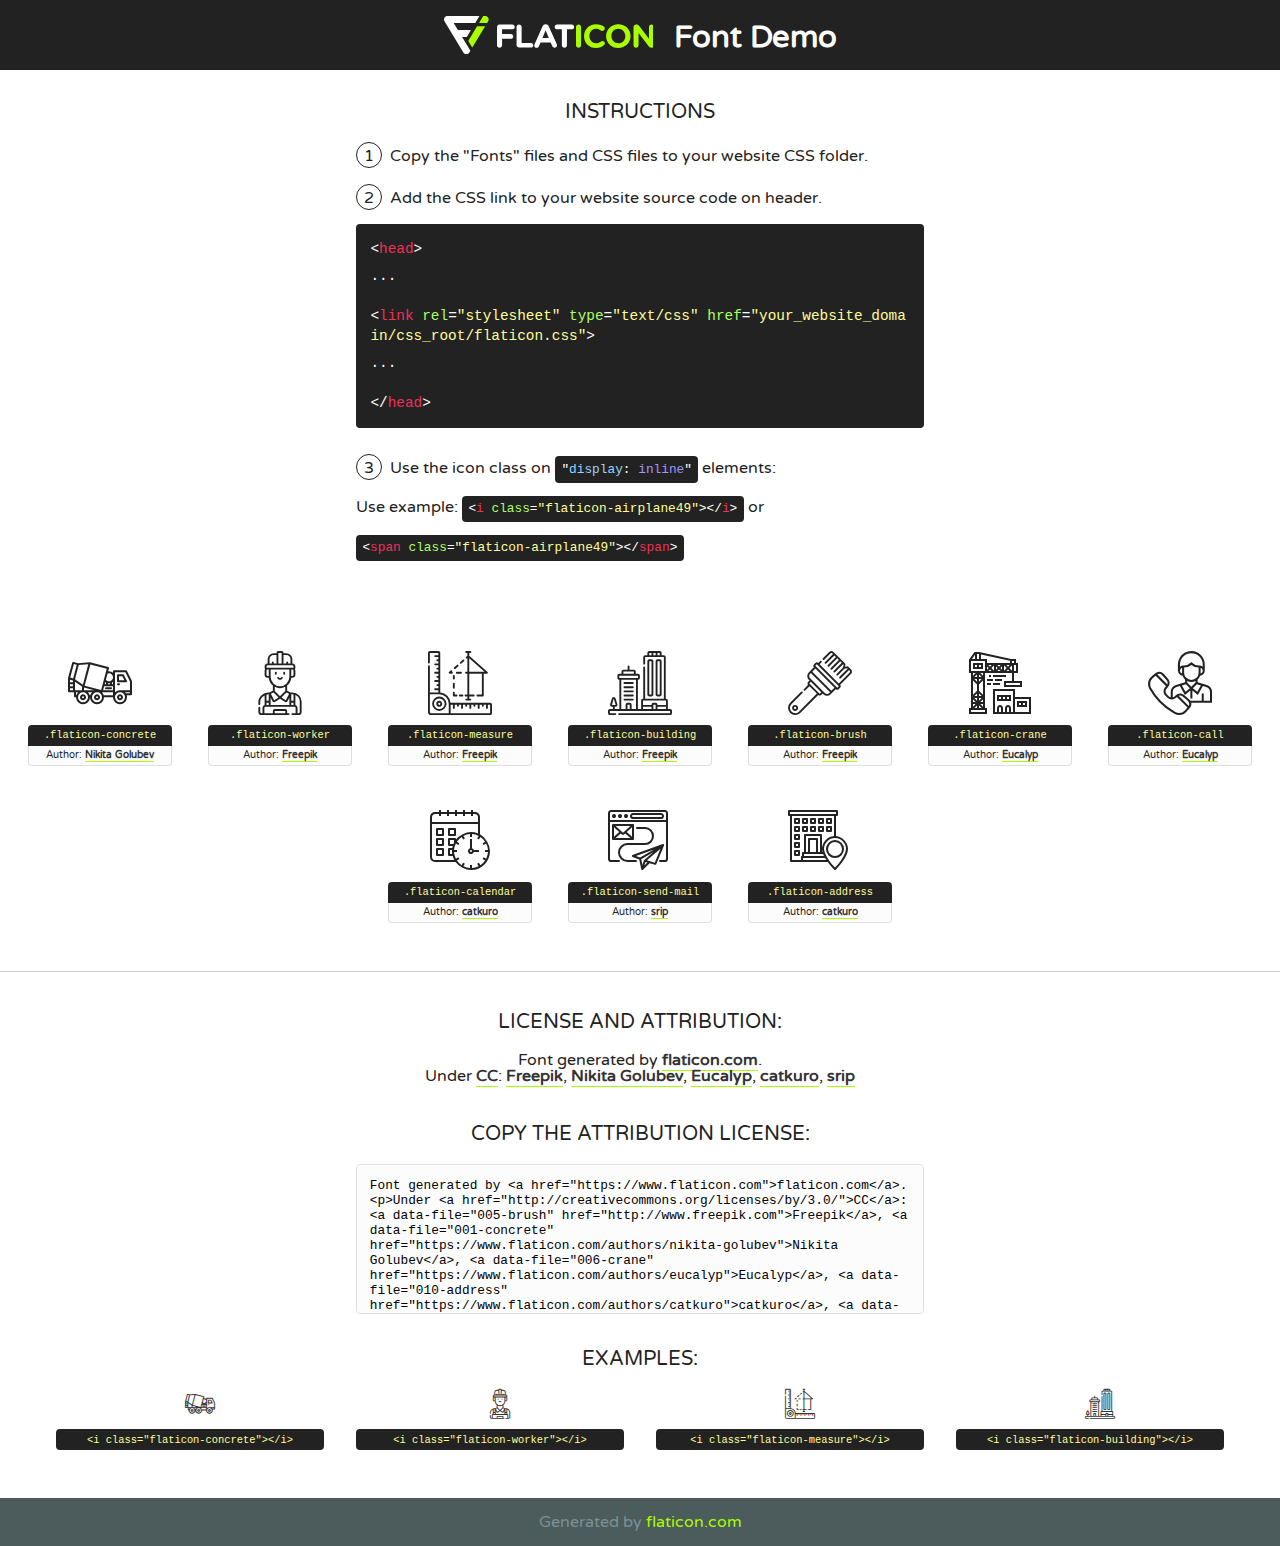
<file: lib/flaticon/font/flaticon.html>
<!DOCTYPE html>
<!--
  Flaticon icon font: Flaticon
  Creation date: 23/08/2020 07:24
-->
<html>
<!DOCTYPE html>
<html>

<head>
    <title>Flaticon WebFont</title>
    <link href="http://fonts.googleapis.com/css?family=Varela+Round" rel="stylesheet" type="text/css" />
    <link rel="stylesheet" type="text/css" href="flaticon.css">
    <meta charset="UTF-8">
    <style>
    html, body, div, span, applet, object, iframe,
    h1, h2, h3, h4, h5, h6, p, blockquote, pre,
    a, abbr, acronym, address, big, cite, code,
    del, dfn, em, img, ins, kbd, q, s, samp,
    small, strike, strong, sub, sup, tt, var,
    b, u, i, center,
    dl, dt, dd, ol, ul, li,
    fieldset, form, label, legend,
    table, caption, tbody, tfoot, thead, tr, th, td,
    article, aside, canvas, details, embed, 
    figure, figcaption, footer, header, hgroup, 
    menu, nav, output, ruby, section, summary,
    time, mark, audio, video {
        margin: 0;
        padding: 0;
        border: 0;
        font-size: 100%;
        font: inherit;
        vertical-align: baseline;
    }
    /* HTML5 display-role reset for older browsers */
    article, aside, details, figcaption, figure, 
    footer, header, hgroup, menu, nav, section {
        display: block;
    }
    body {
        line-height: 1;
    }
    ol, ul {
        list-style: none;
    }
    blockquote, q {
        quotes: none;
    }
    blockquote:before, blockquote:after,
    q:before, q:after {
        content: '';
        content: none;
    }
    table {
        border-collapse: collapse;
        border-spacing: 0;
    }
    body {
        font-family: 'Varela Round', Helvetica, Arial, sans-serif;
        font-size: 16px;
        color: #222;
    }
    a {
        color: #333;
        border-bottom: 1px solid #a9fd00;
        font-weight: bold;
        text-decoration: none;
    }
    * {
        -moz-box-sizing: border-box;
        -webkit-box-sizing: border-box;
        box-sizing: border-box;
        margin: 0;
        padding: 0;
    }
    [class^="flaticon-"]:before, [class*=" flaticon-"]:before, [class^="flaticon-"]:after, [class*=" flaticon-"]:after {
        font-family: Flaticon;
        font-size: 30px;
        font-style: normal;
        margin-left: 20px;
        color: #333;
    }
    .wrapper {
        max-width: 600px;
        margin: auto;
        padding: 0 1em;
    }
    .title {
        font-size: 1.25em;
        text-align: center;
        margin-bottom: 1em;
        text-transform: uppercase;
    }
    header {
        text-align: center;
        background-color: #222;
        color: #fff;
        padding: 1em;
    }
    header .logo {
        width: 210px;
        height: 38px;
        display: inline-block;
        vertical-align: middle;
        margin-right: 1em;
        border: none;
    }
    header strong {
        font-size: 1.95em;
        font-weight: bold;
        vertical-align: middle;
        margin-top: 5px;
        display: inline-block;
    }
    .demo {
        margin: 2em auto;
        line-height: 1.25em;
    }
    .demo ul li {
        margin-bottom: 1em;
    }
    .demo ul li .num {
        color: #222;
        border-radius: 20px;
        display: inline-block;
        width: 26px;
        padding: 3px;
        height: 26px;
        text-align: center;
        margin-right: 0.5em;
        border: 1px solid #222;
    }
    .demo ul li code {
        background-color: #222;
        border-radius: 4px;
        padding: 0.25em 0.5em;
        display: inline-block;
        color: #fff;
        font-family: Consolas,Monaco,Lucida Console,Liberation Mono,DejaVu Sans Mono,Bitstream Vera Sans Mono,Courier New, monospace;
        font-weight: lighter;
        margin-top: 1em;
        font-size: 0.8em;
        word-break: break-all;
    }
    .demo ul li code.big {
        padding: 1em;
        font-size: 0.9em;
    }
    .demo ul li code .red {
        color: #EF3159;
    }
    .demo ul li code .green {
        color: #ACFF65;
    }
    .demo ul li code .yellow {
        color: #FFFF99;
    }
    .demo ul li code .blue {
        color: #99D3FF;
    }
    .demo ul li code .purple {
        color: #A295FF;
    }
    .demo ul li code .dots {
        margin-top: 0.5em;
        display: block;
    }
    #glyphs {
        border-bottom: 1px solid #ccc;
        padding: 2em 0;
        text-align: center;
    }
    .glyph {
        display: inline-block;
        width: 9em;
        margin: 1em;
        text-align: center;
        vertical-align: top;
        background: #FFF;
    }
    .glyph .glyph-icon {
        padding: 10px;
        display: block;
        font-family:"Flaticon";
        font-size: 64px;
        line-height: 1;
    }
    .glyph .glyph-icon:before {
        font-size: 64px;
        color: #222;
        margin-left: 0;
    }
    .class-name {
        font-size: 0.65em;
        background-color: #222;
        color: #fff;
        border-radius: 4px 4px 0 0;
        padding: 0.5em;
        color: #FFFF99;
        font-family: Consolas,Monaco,Lucida Console,Liberation Mono,DejaVu Sans Mono,Bitstream Vera Sans Mono,Courier New, monospace;
    }
    .author-name {
        font-size: 0.6em;
        background-color: #fcfcfd;
        border: 1px solid #DEDEE4;
        border-top: 0;
        border-radius: 0 0 4px 4px;
        padding: 0.5em;
    }
    .class-name:last-child {
        font-size: 10px;
        color:#888;
    }
    .class-name:last-child a {
        font-size: 10px;
        color:#555;
    }
    .class-name:last-child a:hover {
        color:#a9fd00;
    }
    .glyph > input {
        display: block;
        width: 100px;
        margin: 5px auto;
        text-align: center;
        font-size: 12px;
        cursor: text;
    }
    .glyph > input.icon-input {
        font-family:"Flaticon";
        font-size: 16px;
        margin-bottom: 10px;
    }
    .attribution .title {
        margin-top: 2em;
    }
    .attribution textarea {
        background-color: #fcfcfd;
        padding: 1em;
        border: none;
        box-shadow: none;
        border: 1px solid #DEDEE4;
        border-radius: 4px;
        resize: none;
        width: 100%;
        height: 150px;
        font-size: 0.8em;
        font-family: Consolas,Monaco,Lucida Console,Liberation Mono,DejaVu Sans Mono,Bitstream Vera Sans Mono,Courier New, monospace;
        -webkit-appearance: none;
    }
    .iconsuse {
        margin: 2em auto;
        text-align: center;
        max-width: 1200px;
    }
    .iconsuse:after {
        content: '';
        display: table;
        clear: both;
    }
    .iconsuse .image {
        float: left;
        width: 25%;
        padding: 0 1em;
    }
    .iconsuse .image p {
        margin-bottom: 1em;
    }
    .iconsuse .image span {
        display: block;
        font-size: 0.65em;
        background-color: #222;
        color: #fff;
        border-radius: 4px;
        padding: 0.5em;
        color: #FFFF99;
        margin-top: 1em;
        font-family: Consolas,Monaco,Lucida Console,Liberation Mono,DejaVu Sans Mono,Bitstream Vera Sans Mono,Courier New, monospace;
    }
    #footer {
        text-align: center;
        background-color: #4C5B5C;
        color: #7c9192;
        padding: 1em;
    }
    #footer a {
        border: none;
        color: #a9fd00;
        font-weight: normal;
    }
    @media (max-width: 960px) {
        .iconsuse .image {
            width: 50%;
        }
    }
    @media (max-width: 560px) {
        .iconsuse .image {
            width: 100%;
        }
    }
    </style>
</head>

<body class="characters-off">

    <header>
        <a href="https://www.flaticon.com" target="_blank" class="logo">
            <svg version="1.1" xmlns="http://www.w3.org/2000/svg" xmlns:xlink="http://www.w3.org/1999/xlink" xmlns:a="http://ns.adobe.com/AdobeSVGViewerExtensions/3.0/" viewBox="0 0 560.875 102.036" enable-background="new 0 0 560.875 102.036" xml:space="preserve">
                <defs>
                </defs>
                <g>
                    <g class="letters">
                        <path fill="#ffffff" d="M141.596,29.675c0-3.777,2.985-6.767,6.764-6.767h34.438c3.426,0,6.15,2.728,6.15,6.15
                        c0,3.43-2.724,6.149-6.15,6.149h-27.674v13.091h23.719c3.429,0,6.151,2.724,6.151,6.15c0,3.43-2.723,6.149-6.151,6.149h-23.719
                        v17.574c0,3.773-2.986,6.761-6.764,6.761c-3.779,0-6.764-2.989-6.764-6.761V29.675z"></path>
                        <path fill="#ffffff" d="M193.844,29.149c0-3.781,2.985-6.767,6.764-6.767c3.776,0,6.763,2.985,6.763,6.767v42.957h25.039
                        c3.426,0,6.149,2.726,6.149,6.153c0,3.425-2.723,6.15-6.149,6.15h-31.802c-3.779,0-6.764-2.986-6.764-6.768V29.149z"></path>
                        <path fill="#ffffff" d="M241.891,75.71l21.438-48.407c1.492-3.341,4.215-5.357,7.906-5.357h0.792
                        c3.686,0,6.323,2.017,7.815,5.357l21.439,48.407c0.436,0.967,0.701,1.845,0.701,2.723c0,3.602-2.809,6.501-6.414,6.501
                        c-3.161,0-5.269-1.845-6.499-4.655l-4.132-9.661h-27.059l-4.301,10.102c-1.144,2.631-3.426,4.214-6.237,4.214
                        c-3.517,0-6.24-2.81-6.24-6.325C241.1,77.64,241.451,76.677,241.891,75.71z M279.932,58.666l-8.521-20.297l-8.526,20.297H279.932
                        z"></path>
                        <path fill="#ffffff" d="M314.864,35.387H301.86c-3.429,0-6.239-2.813-6.239-6.238c0-3.429,2.811-6.24,6.239-6.24h39.533
                        c3.426,0,6.237,2.811,6.237,6.24c0,3.425-2.811,6.238-6.237,6.238h-13.001v42.785c0,3.773-2.99,6.761-6.764,6.761
                        c-3.779,0-6.764-2.989-6.764-6.761V35.387z"></path>
                        <path fill="#A9FD00" d="M352.615,29.149c0-3.781,2.985-6.767,6.767-6.767c3.774,0,6.761,2.985,6.761,6.767v49.024
                        c0,3.773-2.987,6.761-6.761,6.761c-3.781,0-6.767-2.989-6.767-6.761V29.149z"></path>
                        <path fill="#A9FD00" d="M374.132,53.836v-0.179c0-17.481,13.178-31.801,32.065-31.801c9.22,0,15.459,2.458,20.557,6.238
                        c1.402,1.054,2.637,2.985,2.637,5.357c0,3.692-2.985,6.59-6.681,6.59c-1.845,0-3.071-0.702-4.044-1.319
                        c-3.776-2.813-7.729-4.393-12.562-4.393c-10.364,0-17.831,8.611-17.831,19.154v0.173c0,10.542,7.291,19.329,17.831,19.329
                        c5.715,0,9.492-1.756,13.359-4.834c1.049-0.874,2.458-1.491,4.039-1.491c3.429,0,6.325,2.813,6.325,6.236
                        c0,2.106-1.056,3.78-2.282,4.834c-5.539,4.834-12.036,7.733-21.878,7.733C387.572,85.464,374.132,71.493,374.132,53.836z"></path>
                        <path fill="#A9FD00" d="M433.009,53.836v-0.179c0-17.481,13.79-31.801,32.766-31.801c18.981,0,32.592,14.143,32.592,31.628v0.173
                        c0,17.483-13.785,31.807-32.769,31.807C446.625,85.464,433.009,71.32,433.009,53.836z M484.224,53.836v-0.179
                        c0-10.539-7.725-19.326-18.626-19.326c-10.893,0-18.449,8.611-18.449,19.154v0.173c0,10.542,7.73,19.329,18.626,19.329
                        C476.676,72.986,484.224,64.378,484.224,53.836z"></path>
                        <path fill="#A9FD00" d="M506.233,29.321c0-3.774,2.99-6.763,6.767-6.763h1.401c3.252,0,5.183,1.583,7.029,3.953l26.093,34.265
                        V29.059c0-3.692,2.99-6.677,6.681-6.677c3.683,0,6.671,2.985,6.671,6.677v48.934c0,3.78-2.987,6.765-6.764,6.765h-0.436
                        c-3.257,0-5.188-1.581-7.034-3.953l-27.056-35.492v32.944c0,3.687-2.985,6.676-6.678,6.676c-3.683,0-6.673-2.989-6.673-6.676
                        V29.321z"></path>
                    </g>
                    <g class="insignia">
                        <path fill="#ffffff" d="M48.372,56.137h12.517l11.156-18.537H37.186L25.688,18.539h57.825L94.668,0H9.271
                        C5.925,0,2.842,1.801,1.198,4.716c-1.644,2.907-1.593,6.482,0.134,9.343l50.38,83.501c1.678,2.781,4.689,4.476,7.938,4.476
                        c3.246,0,6.257-1.695,7.935-4.476l2.898-4.804L48.372,56.137z"></path>
                        <g class="i">
                            <path fill="#A9FD00" d="M93.575,18.539h0.031v0.004l21.652,0.004l2.705-4.488c1.727-2.861,1.778-6.436,0.133-9.343
                            C116.454,1.801,113.371,0,110.026,0h-5.294L93.575,18.539z"></path>
                            <polygon fill="#A9FD00" points="88.291,27.356 64.725,66.486 75.519,84.404 109.942,27.356"></polygon>
                        </g>
                    </g>
                </g>
            </svg>
        </a>
        <strong>Font Demo</strong>
    </header>


    <section class="demo wrapper">

        <p class="title">Instructions</p>

        <ul>
            <li>
                <span class="num">1</span>Copy the "Fonts" files and CSS files to your website CSS folder.
            </li>
            <li>
                <span class="num">2</span>Add the CSS link to your website source code on header.
                <code class="big">
                    &lt;<span class="red">head</span>&gt;
                    <br/><span class="dots">...</span>
                    <br/>&lt;<span class="red">link</span> <span class="green">rel</span>=<span class="yellow">"stylesheet"</span> <span class="green">type</span>=<span class="yellow">"text/css"</span> <span class="green">href</span>=<span class="yellow">"your_website_domain/css_root/flaticon.css"</span>&gt;
                    <br/><span class="dots">...</span>
                    <br/>&lt;/<span class="red">head</span>&gt;
                </code>
            </li>

            <li>
                <p>
                    <span class="num">3</span>Use the icon class on <code>"<span class="blue">display</span>:<span class="purple"> inline</span>"</code> elements:
                    <br />
                    Use example: <code>&lt;<span class="red">i</span> <span class="green">class</span>=<span class="yellow">&quot;flaticon-airplane49&quot;</span>&gt;&lt;/<span class="red">i</span>&gt;</code> or <code>&lt;<span class="red">span</span> <span class="green">class</span>=<span class="yellow">&quot;flaticon-airplane49&quot;</span>&gt;&lt;/<span class="red">span</span>&gt;</code>
            </li>
        </ul>

    </section>




   <section id="glyphs">          
    
      
        <div class="glyph"><div class="glyph-icon flaticon-concrete"></div>
            <div class="class-name">.flaticon-concrete</div>
            <div class="author-name">Author: <a data-file="001-concrete" href="https://www.flaticon.com/authors/nikita-golubev">Nikita Golubev</a> </div> 
        </div>        
        
        <div class="glyph"><div class="glyph-icon flaticon-worker"></div>
            <div class="class-name">.flaticon-worker</div>
            <div class="author-name">Author: <a data-file="002-worker" href="http://www.freepik.com">Freepik</a> </div> 
        </div>        
        
        <div class="glyph"><div class="glyph-icon flaticon-measure"></div>
            <div class="class-name">.flaticon-measure</div>
            <div class="author-name">Author: <a data-file="003-measure" href="http://www.freepik.com">Freepik</a> </div> 
        </div>        
        
        <div class="glyph"><div class="glyph-icon flaticon-building"></div>
            <div class="class-name">.flaticon-building</div>
            <div class="author-name">Author: <a data-file="004-building" href="http://www.freepik.com">Freepik</a> </div> 
        </div>        
        
        <div class="glyph"><div class="glyph-icon flaticon-brush"></div>
            <div class="class-name">.flaticon-brush</div>
            <div class="author-name">Author: <a data-file="005-brush" href="http://www.freepik.com">Freepik</a> </div> 
        </div>        
        
        <div class="glyph"><div class="glyph-icon flaticon-crane"></div>
            <div class="class-name">.flaticon-crane</div>
            <div class="author-name">Author: <a data-file="006-crane" href="https://www.flaticon.com/authors/eucalyp">Eucalyp</a> </div> 
        </div>        
        
        <div class="glyph"><div class="glyph-icon flaticon-call"></div>
            <div class="class-name">.flaticon-call</div>
            <div class="author-name">Author: <a data-file="007-call" href="https://www.flaticon.com/authors/eucalyp">Eucalyp</a> </div> 
        </div>        
        
        <div class="glyph"><div class="glyph-icon flaticon-calendar"></div>
            <div class="class-name">.flaticon-calendar</div>
            <div class="author-name">Author: <a data-file="008-calendar" href="https://www.flaticon.com/authors/catkuro">catkuro</a> </div> 
        </div>        
        
        <div class="glyph"><div class="glyph-icon flaticon-send-mail"></div>
            <div class="class-name">.flaticon-send-mail</div>
            <div class="author-name">Author: <a data-file="009-send-mail" href="https://www.flaticon.com/authors/srip">srip</a> </div> 
        </div>        
        
        <div class="glyph"><div class="glyph-icon flaticon-address"></div>
            <div class="class-name">.flaticon-address</div>
            <div class="author-name">Author: <a data-file="010-address" href="https://www.flaticon.com/authors/catkuro">catkuro</a> </div> 
        </div>        
        

    </section>



    <section class="attribution wrapper"   style="text-align:center;">

      <div class="title">License and attribution:</div><div class="attrDiv">Font generated by <a href="https://www.flaticon.com">flaticon.com</a>. <div><p>Under <a href="http://creativecommons.org/licenses/by/3.0/">CC</a>: <a data-file="005-brush" href="http://www.freepik.com">Freepik</a>, <a data-file="001-concrete" href="https://www.flaticon.com/authors/nikita-golubev">Nikita Golubev</a>, <a data-file="006-crane" href="https://www.flaticon.com/authors/eucalyp">Eucalyp</a>, <a data-file="010-address" href="https://www.flaticon.com/authors/catkuro">catkuro</a>, <a data-file="009-send-mail" href="https://www.flaticon.com/authors/srip">srip</a></p>  </div>
      </div>
      <div class="title">Copy the Attribution License:</div>

    <textarea onclick="this.focus();this.select();">Font generated by &lt;a href=&quot;https://www.flaticon.com&quot;&gt;flaticon.com&lt;/a&gt;. <p>Under <a href="http://creativecommons.org/licenses/by/3.0/">CC</a>: <a data-file="005-brush" href="http://www.freepik.com">Freepik</a>, <a data-file="001-concrete" href="https://www.flaticon.com/authors/nikita-golubev">Nikita Golubev</a>, <a data-file="006-crane" href="https://www.flaticon.com/authors/eucalyp">Eucalyp</a>, <a data-file="010-address" href="https://www.flaticon.com/authors/catkuro">catkuro</a>, <a data-file="009-send-mail" href="https://www.flaticon.com/authors/srip">srip</a></p>  
     </textarea>

    </section>

    <section class="iconsuse">

          <div class="title">Examples:</div>            
             
            <div class="image">
                <p>
                    <i class="glyph-icon flaticon-concrete"></i> 
                    <span>&lt;i class=&quot;flaticon-concrete&quot;&gt;&lt;/i&gt;</span>
                </p>
            </div>
            
            <div class="image">
                <p>
                    <i class="glyph-icon flaticon-worker"></i> 
                    <span>&lt;i class=&quot;flaticon-worker&quot;&gt;&lt;/i&gt;</span>
                </p>
            </div>
            
            <div class="image">
                <p>
                    <i class="glyph-icon flaticon-measure"></i> 
                    <span>&lt;i class=&quot;flaticon-measure&quot;&gt;&lt;/i&gt;</span>
                </p>
            </div>
            
            <div class="image">
                <p>
                    <i class="glyph-icon flaticon-building"></i> 
                    <span>&lt;i class=&quot;flaticon-building&quot;&gt;&lt;/i&gt;</span>
                </p>
            </div>
                       
        </div>
                            
    </section>

<div id="footer">
    <div>Generated by <a href="https://www.flaticon.com">flaticon.com</a>
    </div>
</div>



</body>
</html>
</file>
<file: lib/flaticon/font/flaticon.css>
/*
  	Flaticon icon font: Flaticon
  	Creation date: 23/08/2020 07:24
  	*/

@font-face {
  font-family: "Flaticon";
  src: url("./Flaticon.eot");
  src: url("./Flaticon.eot?#iefix") format("embedded-opentype"),
       url("./Flaticon.woff2") format("woff2"),
       url("./Flaticon.woff") format("woff"),
       url("./Flaticon.ttf") format("truetype"),
       url("./Flaticon.svg#Flaticon") format("svg");
  font-weight: normal;
  font-style: normal;
}

@media screen and (-webkit-min-device-pixel-ratio:0) {
  @font-face {
    font-family: "Flaticon";
    src: url("./Flaticon.svg#Flaticon") format("svg");
  }
}

[class^="flaticon-"]:before, [class*=" flaticon-"]:before,
[class^="flaticon-"]:after, [class*=" flaticon-"]:after {   
  font-family: Flaticon;
        font-size: 20px;
font-style: normal;
margin-left: 20px;
}

.flaticon-concrete:before { content: "\f100"; }
.flaticon-worker:before { content: "\f101"; }
.flaticon-measure:before { content: "\f102"; }
.flaticon-building:before { content: "\f103"; }
.flaticon-brush:before { content: "\f104"; }
.flaticon-crane:before { content: "\f105"; }
.flaticon-call:before { content: "\f106"; }
.flaticon-calendar:before { content: "\f107"; }
.flaticon-send-mail:before { content: "\f108"; }
.flaticon-address:before { content: "\f109"; }
</file>
<file: css/style.css>
/*******************************/
/********* General CSS *********/
/*******************************/
body {
    color: #666666;
    background: #dddddd;
    font-family: 'Poppins', sans-serif;
    font-weight: 400;
}



h1,
h2, 
h3, 
h4,
h5, 
h6 {
    color: #030f27;
}

a {
    color: #666666;
    transition: .3s;
}

a:hover,
a:active,
a:focus {
    color: #ffd67e;
    outline: none;
    text-decoration: none;
}

.btn:focus {
    box-shadow: none;
}

.wrapper {
    position: relative;
    width: 100%;
    max-width: 1366px;
    margin: 0 auto;
    background: #ffffff;
}

.back-to-top {
    position: fixed;
    display: none;
    background: #fdbe33;
    color: #121518;
    width: 44px;
    height: 44px;
    text-align: center;
    line-height: 1;
    font-size: 22px;
    right: 15px;
    bottom: 15px;
    transition: background 0.5s;
    z-index: 9;
}

.back-to-top:hover {
    color: #fdbe33;
    background: #121518;
}

.back-to-top i {
    padding-top: 10px;
}

.btn {
    transition: .3s;
}


/**********************************/
/********** Top Bar CSS ***********/
/**********************************/
.top-bar {
    position: relative;
    height: 90px;
    background: #fdbe33;
}

.top-bar .logo {
    padding: 15px 0;
    text-align: left;
    overflow: hidden;
}

.top-bar .logo h1 {
    margin: 0;
    color: #030f27;
    font-size: 60px;
    line-height: 60px;
    font-weight: 700;
}

.top-bar .logo img {
    max-width: 100%;
    max-height: 60px;
}

.top-bar .top-bar-item {
    display: flex;
    align-items: center;
    justify-content: flex-end;
}

.top-bar .top-bar-icon {
    width: 40px;
    display: flex;
    align-items: center;
    justify-content: center;
}

.top-bar .top-bar-icon [class^="flaticon-"]::before {
    margin: 0;
    color: #030f27;
    font-size: 40px;
}

.top-bar .top-bar-text {
    padding-left: 15px;
}

.top-bar .top-bar-text h3 {
    margin: 0 0 5px 0;
    color: #030f27;
    font-size: 16px;
    font-weight: 400;
}

.top-bar .top-bar-text p {
    margin: 0;
    color: #030f27;
    font-size: 13px;
    font-weight: 400;
}

@media (min-width: 992px) {
    .top-bar {
        padding: 0 60px;
    }
}

@media (max-width: 991.98px) {
    .top-bar .logo {
        text-align: center;
    }
}


/**********************************/
/*********** Nav Bar CSS **********/
/**********************************/
.nav-bar {
    position: relative;
    background: #fdbe33;
    transition: .3s;
}

.nav-bar .container-fluid {
    padding: 0;
}

.nav-bar.nav-sticky {
    position: fixed;
    top: 0;
    width: 100%;
    max-width: 1366px;
    box-shadow: 0 2px 5px rgba(0, 0, 0, .3);
    z-index: 999;
}

.nav-bar .navbar {
    height: 100%;
    background: #030f27 !important;
}

.navbar-dark .navbar-nav .nav-link,
.navbar-dark .navbar-nav .nav-link:focus,
.navbar-dark .navbar-nav .nav-link:hover,
.navbar-dark .navbar-nav .nav-link.active {
    padding: 10px 10px 8px 10px;
    color: #ffffff;
}

.navbar-dark .navbar-nav .nav-link:hover,
.navbar-dark .navbar-nav .nav-link.active {
    color: #fdbe33;
    transition: none;
}

.nav-bar .dropdown-menu {
    margin-top: 0;
    border: 0;
    border-radius: 0;
    background: #f8f9fa;
}

.nav-bar .btn {
    color: #ffffff;
    border: 2px solid #ffffff;
    border-radius: 0;
}

.nav-bar .btn:hover {
    color: #030f27;
    background: #fdbe33;
    border-color: #fdbe33;
}
/* bcard */


.cart-slider {
    margin-left: 250px;
    position: relative;
    width: 80%;
    max-width: 800px;
    overflow: hidden;
}

.slider {
   
    overflow: hidden;
    width: 100%;
}

.slider-track {
    display: flex;
    transition: transform 0.5s ease;
}

.slide {
    min-width: 25%;
    box-sizing: border-box;
    padding: 10px;
    text-align: center;
}

.slide img {
    width: 100%;
    border-radius: 8px;
    cursor: pointer;
    
}

.prev {
    position: absolute;
    top: 50%;
    transform: translateY(-50%);
    background-color: rgba(0, 0, 0, 0.5);
    color: white;
    border: none;
    border-radius: 50%;
    width: 40px;
    height: 40px;
    cursor: pointer;
    z-index: 10;
}
.next {
    position: absolute;
    top: 50%;
    transform: translateY(-50%);
    background-color: rgba(0, 0, 0, 0.5);
    color: white;
    border: none;
    border-radius: 50%;
    width: 40px;
    height: 40px;
    cursor: pointer;
    z-index: 10;
}


.prev {
    left: 10px;
}

.next {
    right: 10px;
}

/* Modal styles */
.modal {
    display: none; /* Hidden by default */
    position: fixed;
    z-index: 100;
    left: 0;
    top: 0;
    width: 100%;
    height: 150%;
    overflow: auto;
    background-color: rgba(0, 0, 0, 0.8);
}
.modal{
    margin-top: 50px;
}
.modal-content {
    margin: auto;
    display: block;
    max-width: 90%;
    max-height: 50%;
    position: relative;
    border-radius: 8px;
}

.close {
    position: absolute;
    top: 20px;
    right: 30px;
    color: white;
    font-size: 30px;
    font-weight: bold;
    cursor: pointer;
}


@media (min-width: 992px) {
    .nav-bar {
        padding: 0 75px;
    }
    
    .nav-bar.nav-sticky {
        padding: 0;
    }
    
    .nav-bar .navbar {
        padding: 20px;
    }
    
    .nav-bar .navbar-brand {
        display: none;
    }
    
    .nav-bar a.nav-link {
        padding: 8px 15px;
        font-size: 15px;
        text-transform: uppercase;
    }
}

@media (max-width: 991.98px) {
    .nav-bar .navbar {
        padding: 15px;
    }
    
    .nav-bar a.nav-link {
        padding: 5px;
    }
    
    .nav-bar .dropdown-menu {
        box-shadow: none;
    }
    
    .nav-bar .btn {
        display: none;
    }
}


/*******************************/
/******** Carousel CSS *********/
/*******************************/
.carousel {
    position: relative;
    width: 100%;
    height: calc(100vh - 170px);
    min-height: 400px;
    margin: 0 auto;
    text-align: center;
    overflow: hidden;
}

.carousel .carousel-inner,
.carousel .carousel-item {
    position: relative;
    width: 100%;
    height: 100%;
}

.carousel .carousel-item img {
    width: 100%;
    height: 100%;
    object-fit: cover;
}

.carousel .carousel-item::after {
    position: absolute;
    content: "";
    width: 100%;
    height: 100%;
    top: 0;
    left: 0;
    background: rgba(0, 0, 0, .3);
    z-index: 1;
}

.carousel .carousel-caption {
    position: absolute;
    top: 0;
    bottom: 0;
    display: flex;
    align-items: center;
    justify-content: center;
    flex-direction: column;
    height: calc(100vh - 170px);
    min-height: 400px;
}

.carousel .carousel-caption p {
    color: #ffffff;
    font-size: 30px;
    margin-bottom: 15px;
    letter-spacing: 1px;
}

.carousel .carousel-caption h1 {
    color: #ffffff;
    font-size: 60px;
    font-weight: 700;
    margin-bottom: 35px;
}

.carousel .carousel-caption .btn {
    padding: 15px 35px;
    font-size: 18px;
    font-weight: 500;
    letter-spacing: 1px;
    text-transform: uppercase;
    color: #ffffff;
    background: transparent;
    border: 2px solid #ffffff;
    border-radius: 0;
    transition: .3s;
}

.carousel .carousel-caption .btn:hover {
    color: #030f27;
    background: #fdbe33;
    border-color: #fdbe33;
}

@media (max-width: 767.98px) {
    .carousel .carousel-caption h1 {
        font-size: 40px;
        font-weight: 700;
    }
    
    .carousel .carousel-caption p {
        font-size: 20px;
    }
    
    .carousel .carousel-caption .btn {
        padding: 12px 30px;
        font-size: 18px;
        font-weight: 500;
        letter-spacing: 0;
    }
}

@media (max-width: 575.98px) {
    .carousel .carousel-caption h1 {
        font-size: 30px;
        font-weight: 500;
    }
    
    .carousel .carousel-caption p {
        font-size: 16px;
    }
    
    .carousel .carousel-caption .btn {
        padding: 10px 25px;
        font-size: 16px;
        font-weight: 400;
        letter-spacing: 0;
    }
}

.carousel .animated {
    -webkit-animation-duration: 1.5s;
    animation-duration: 1.5s;
}


/*******************************/
/******* Page Header CSS *******/
/*******************************/
.page-header {
    position: relative;
    margin-bottom: 45px;
    padding: 90px 0;
    text-align: center;
    background: #fdbe33;
}

.page-header h2 {
    position: relative;
    color: #030f27;
    font-size: 60px;
    font-weight: 700;
    margin-bottom: 20px;
    padding-bottom: 5px;
}

.page-header h2::after {
    position: absolute;
    content: "";
    width: 100px;
    height: 2px;
    left: calc(50% - 50px);
    bottom: 0;
    background: #030f27;
}

.page-header a {
    position: relative;
    padding: 0 12px;
    font-size: 22px;
    color: #030f27;
}

.page-header a:hover {
    color: #ffffff;
}

.page-header a::after {
    position: absolute;
    content: "/";
    width: 8px;
    height: 8px;
    top: -2px;
    right: -7px;
    text-align: center;
    color: #121518;
}

.page-header a:last-child::after {
    display: none;
}

@media (max-width: 991.98px) {
    .page-header {
        padding: 60px 0;
    }
    
    .page-header h2 {
        font-size: 45px;
    }
    
    .page-header a {
        font-size: 20px;
    }
}

@media (max-width: 767.98px) {
    .page-header {
        padding: 45px 0;
    }
    
    .page-header h2 {
        font-size: 35px;
    }
    
    .page-header a {
        font-size: 18px;
    }
}


/*******************************/
/******* Section Header ********/
/*******************************/
.section-header {
    position: relative;
    width: 100%;
    margin-bottom: 45px;
}

.section-header p {
    color: #fdbe33;
    font-size: 18px;
    font-weight: 600;
    margin-bottom: 5px;
}

.section-header h2 {
    margin: 0;
    position: relative;
    font-size: 50px;
    font-weight: 700;
}

@media (max-width: 767.98px) {
    .section-header h2 {
        font-size: 30px;
    }
}


/*******************************/
/********* Feature CSS *********/
/*******************************/
.feature {
    position: relative;
    margin-bottom: 45px;
}

.feature .col-md-12 {
    background: #030f27;
}
    
.feature .col-md-12:nth-child(2n) {
    color: #030f27;
    background: #fdbe33;
}

.feature .feature-item {
    min-height: 250px;
    padding: 30px;
    display: flex;
    align-items: center;
    justify-content: flex-start;
}

.feature .feature-icon {
    position: relative;
    width: 60px;
    display: flex;
    align-items: center;
    justify-content: center;
}

.feature .feature-icon::before {
    position: absolute;
    content: "";
    width: 80px;
    height: 80px;
    top: -20px;
    left: -10px;
    border: 2px dotted #ffffff;
    border-radius: 60px;
    z-index: 1;
}

.feature .feature-icon::after {
    position: absolute;
    content: "";
    width: 79px;
    height: 79px;
    top: -18px;
    left: -9px;
    background: rgb(3, 15, 38);
    border-radius: 60px;
    z-index: 2;
}

.feature .col-md-12:nth-child(2n) .feature-icon::after {
    background: #fdbe33;
}

.feature .feature-icon [class^="flaticon-"]::before {
    position: relative;
    margin: 0;
    color: #fdbe33;
    font-size: 60px;
    line-height: 60px;
    z-index: 3;
}

.feature .feature-text {
    padding-left: 30px;
}

.feature .feature-text h3 {
    margin: 0 0 10px 0;
    color: #fdbe33;
    font-size: 25px;
    font-weight: 600;
}

.feature .feature-text p {
    margin: 0;
    color: #fdbe33;
    font-size: 18px;
    font-weight: 400;
}

.feature .col-md-12:nth-child(2n) [class^="flaticon-"]::before,
.feature .col-md-12:nth-child(2n) h3,
.feature .col-md-12:nth-child(2n) p {
    color: #030f27;
}


/*******************************/
/********** About CSS **********/
/*******************************/
.about {
    position: relative;
    width: 100%;
    padding: 45px 0;
}

.about .section-header {
    margin-bottom: 30px;
}

.about .about-img {
    position: relative;
    height: 100%;
}

.about .about-img img {
    width: 100%;
    height: 100%;
    object-fit: cover;
}

.about .about-text p {
    font-size: 16px;
}

.about .about-text a.btn {
    position: relative;
    margin-top: 15px;
    padding: 15px 35px;
    font-size: 16px;
    font-weight: 500;
    letter-spacing: 1px;
    color: #030f27;
    border-radius: 0;
    background: #fdbe33;
    transition: .3s;
}

.about .about-text a.btn:hover {
    color: #fdbe33;
    background: #030f27;
}

@media (max-width: 767.98px) {
    .about .about-img {
        margin-bottom: 30px;
        height: auto;
    }
}


/*******************************/
/********** Fact CSS ***********/
/*******************************/
.fact {
    position: relative;
    width: 100%;
    padding: 45px 0;
}

.fact .col-6 {
    display: flex;
    align-items: flex-start;
}

.fact .fact-icon {
    position: relative;
    margin: 7px 15px 0 15px;
    width: 60px;
    display: flex;
    align-items: center;
    justify-content: center;
}

.fact .fact-icon [class^="flaticon-"]::before {
    margin: 0;
    font-size: 60px;
    line-height: 60px;
    background-image: linear-gradient(#ffffff, #fdbe33);
    -webkit-background-clip: text;
    -webkit-text-fill-color: transparent;
}

.fact .fact-right .fact-icon [class^="flaticon-"]::before {
    background-image: linear-gradient(#ffffff, #030f27);
}

.fact .fact-left,
.fact .fact-right {
    padding-top: 60px;
    padding-bottom: 60px;
}

.fact .fact-text h2 {
    font-size: 35px;
    font-weight: 700;
}

.fact .fact-text p {
    margin: 0;
    font-size: 16px;
    font-weight: 600;
    text-transform: uppercase;
}

.fact .fact-left {
    color: #fdbe33;
    background: #030f27;
}

.fact .fact-right {
    color: #030f27;
    background: #fdbe33;
}

.fact .fact-left h2 {
    color: #fdbe33;
}


/*******************************/
/********* Service CSS *********/
/*******************************/
.service {
    position: relative;
    width: 100%;
    padding: 45px 0 15px 0;
}

.service .service-item {
    position: relative;
    width: 100%;
    text-align: center;
    margin-bottom: 30px;
}

.service .service-img {
    position: relative;
    overflow: hidden;
}

.service .service-img img {
    width: 100%;
}

.service .service-overlay {
    position: absolute;
    width: 100%;
    height: 100%;
    top: 0;
    left: 0;
    padding: 30px;
    display: flex;
    align-items: center;
    justify-content: center;
    background: rgba(3, 15, 39, .7);
    transition: .5s;
    opacity: 0;
}

.service .service-item:hover .service-overlay {
    opacity: 1;
}

.service .service-overlay p {
    margin: 0;
    color: #ffffff;
}

.service .service-text {
    display: flex;
    align-items: center;
    height: 60px;
    background: #030f27;
    overflow: hidden;
    white-space: nowrap;
    text-overflow: ellipsis;
}

.service .service-text h3 {
    margin: 0;
    padding: 0 15px 0 25px;
    width: calc(100% - 60px);
    font-size: 20px;
    font-weight: 700;
    color: #fdbe33;
    text-align: left;
    overflow: hidden;
    white-space: nowrap;
    text-overflow: ellipsis;
}

.service .service-item a.btn {
    width: 60px;
    height: 60px;
    padding: 3px 0 0 3px;
    display: flex;
    align-items: center;
    justify-content: center;
    font-size: 60px;
    line-height: 60px;
    font-weight: 100;
    color: #030f27;
    background: #fdbe33;
    border-radius: 0;
    transition: .3s;
}

.service .service-item:hover a.btn {
    color: #ffffff;
}


/*******************************/
/********** Video CSS **********/
/*******************************/
.video {
    position: relative;
    margin: 45px 0;
    height: 100%;
    min-height: 500px;
    background: linear-gradient(rgba(3, 15, 39, .9), rgba(3, 15, 39, .9)), url(../img/carousel-1.jpg);
    background-attachment: fixed;
    background-position: center;
    background-repeat: no-repeat;
    background-size: cover;
}

.video .btn-play {
    position: absolute;
    z-index: 1;
    top: 50%;
    left: 50%;
    transform: translateX(-50%) translateY(-50%);
    box-sizing: content-box;
    display: block;
    width: 32px;
    height: 44px;
    border-radius: 50%;
    border: none;
    outline: none;
    padding: 18px 20px 18px 28px;
}

.video .btn-play:before {
    content: "";
    position: absolute;
    z-index: 0;
    left: 50%;
    top: 50%;
    transform: translateX(-50%) translateY(-50%);
    display: block;
    width: 100px;
    height: 100px;
    background: #fdbe33;
    border-radius: 50%;
    animation: pulse-border 1500ms ease-out infinite;
}

.video .btn-play:after {
    content: "";
    position: absolute;
    z-index: 1;
    left: 50%;
    top: 50%;
    transform: translateX(-50%) translateY(-50%);
    display: block;
    width: 100px;
    height: 100px;
    background: #fdbe33;
    border-radius: 50%;
    transition: all 200ms;
}

.video .btn-play:hover:after {
    background-color: darken(#fdbe33, 10%);
}

.video .btn-play img {
    position: relative;
    z-index: 3;
    max-width: 100%;
    width: auto;
    height: auto;
}

.video .btn-play span {
    display: block;
    position: relative;
    z-index: 3;
    width: 0;
    height: 0;
    border-left: 32px solid #030f27;
    border-top: 22px solid transparent;
    border-bottom: 22px solid transparent;
}

@keyframes pulse-border {
  0% {
    transform: translateX(-50%) translateY(-50%) translateZ(0) scale(1);
    opacity: 1;
  }
  100% {
    transform: translateX(-50%) translateY(-50%) translateZ(0) scale(1.5);
    opacity: 0;
  }
}

#videoModal .modal-dialog {
    position: relative;
    max-width: 800px;
    margin: 60px auto 0 auto;
}

#videoModal .modal-body {
    position: relative;
    padding: 0px;
}

#videoModal .close {
    position: absolute;
    width: 30px;
    height: 30px;
    right: 0px;
    top: -30px;
    z-index: 999;
    font-size: 30px;
    font-weight: normal;
    color: #ffffff;
    background: #000000;
    opacity: 1;
}


/*******************************/
/*********** Team CSS **********/
/*******************************/
.team {
    position: relative;
    width: 100%;
    padding: 45px 0 15px 0;
}

.team .team-item {
    position: relative;
    margin-bottom: 30px;
    overflow: hidden;
}

.team .team-img {
    position: relative;
}

.team .team-img img {
    width: 100%;
}

.team .team-text {
    position: relative;
    padding: 25px 15px;
    text-align: center;
    background: #030f27;
    transition: .5s;
}

.team .team-text h2 {
    font-size: 20px;
    font-weight: 600;
    color: #fdbe33;
    transition: .5s;
}

.team .team-text p {
    margin: 0;
    color: #ffffff;
}

.team .team-item:hover .team-text {
    background: #fdbe33;
}

.team .team-item:hover .team-text h2 {
    color: #030f27;
    letter-spacing: 1px;
}

.team .team-social {
    position: absolute;
    width: 100px;
    top: 0;
    left: -50px;
    display: flex;
    flex-direction: column;
    font-size: 0;
}

.team .team-social a {
    position: relative;
    left: 0;
    width: 50px;
    height: 50px;
    display: flex;
    align-items: center;
    justify-content: center;
    font-size: 18px;
    color: #ffffff;
}

.team .team-item:hover .team-social a:first-child {
    background: #00acee;
    left: 50px;
    transition: .3s 0s;
}

.team .team-item:hover .team-social a:nth-child(2) {
    background: #3b5998;
    left: 50px;
    transition: .3s .1s;
}

.team .team-item:hover .team-social a:nth-child(3) {
    background: #0e76a8;
    left: 50px;
    transition: .3s .2s;
}

.team .team-item:hover .team-social a:nth-child(4) {
    background: #3f729b;
    left: 50px;
    transition: .3s .3s;
}


/*******************************/
/*********** FAQs CSS **********/
/*******************************/
.faqs {
    position: relative;
    width: 100%;
    padding: 45px 0;
}

.faqs .row {
    position: relative;
}

.faqs .row::after {
    position: absolute;
    content: "";
    width: 1px;
    height: 100%;
    top: 0;
    left: calc(50% - .5px);
    background: #fdbe33;
}

.faqs #accordion-1 {
    padding-right: 15px;
}

.faqs #accordion-2 {
    padding-left: 15px;
}

@media(max-width: 767.98px) {
    .faqs .row::after {
        display: none;
    }
    
    .faqs #accordion-1,
    .faqs #accordion-2 {
        padding: 0;
    }
    
    .faqs #accordion-2 {
        padding-top: 15px;
    }
}

.faqs .card {
    margin-bottom: 15px;
    border: none;
    border-radius: 0;
}

.faqs .card:last-child {
    margin-bottom: 0;
}

.faqs .card-header {
    padding: 0;
    border: none;
    background: #ffffff;
}

.faqs .card-header a {
    display: block;
    padding: 10px 25px;
    width: 100%;
    color: #121518;
    font-size: 16px;
    line-height: 40px;
    border: 1px solid rgba(0, 0, 0, .1);
    transition: .5s;
}

.faqs .card-header [data-toggle="collapse"][aria-expanded="true"] {
    background: #fdbe33;
}

.faqs .card-header [data-toggle="collapse"]:after {
    font-family: 'font Awesome 5 Free';
    content: "\f067";
    float: right;
    color: #fdbe33;
    font-size: 12px;
    font-weight: 900;
    transition: .5s;
}

.faqs .card-header [data-toggle="collapse"][aria-expanded="true"]:after {
    font-family: 'font Awesome 5 Free';
    content: "\f068";
    float: right;
    color: #030f27;
    font-size: 12px;
    font-weight: 900;
    transition: .5s;
}

.faqs .card-body {
    padding: 20px 25px;
    font-size: 16px;
    background: #ffffff;
    border: 1px solid rgba(0, 0, 0, .1);
    border-top: none;
}


/*******************************/
/******* Testimonial CSS *******/
/*******************************/
.testimonial {
    position: relative;
    margin: 45px 0;
    padding: 90px 0;
    text-align: center;
    background: linear-gradient(rgba(3, 15, 39, .9), rgba(3, 15, 39, .9)), url(../img/carousel-1.jpg);
    background-attachment: fixed;
    background-position: center;
    background-repeat: no-repeat;
    background-size: cover;
}

.testimonial .container {
    max-width: 760px;
}

.about-page .testimonial {
    padding-bottom: 90px;
}

.testimonial .testimonial-slider-nav {
    position: relative;
    width: 300px;
    margin: 0 auto;
}

.testimonial .testimonial-slider-nav .slick-slide {
    position: relative;
    opacity: 0;
    transition: .5s;
}

.testimonial .testimonial-slider-nav .slick-active {
    opacity: 1;
    transform: scale(1.3);
}

.testimonial .testimonial-slider-nav .slick-center {
    transform: scale(1.8);
    z-index: 1;
}

.testimonial .testimonial-slider-nav .slick-slide img {
    position: relative;
    display: block;
    margin-top: 37px;
    width: 100%;
    height: auto;
    border-radius: 100px;
}

.testimonial .testimonial-slider {
    position: relative;
    margin-top: 15px;
    padding-top: 50px;
}

.testimonial .testimonial-slider::before {
    position: absolute;
    content: "";
    width: 60px;
    height: 50px;
    top: 0;
    left: calc(50% - 30px);
    background: url(../img/quote.png) top center no-repeat;
}

.testimonial .testimonial-slider h3 {
    color: #fdbe33;
    font-size: 22px;
    font-weight: 700;
}

.testimonial .testimonial-slider h4 {
    font-size: 14px;
    font-weight: 300;
    color: #ffffff;
    font-style: italic;
    margin-bottom: 10px;
}

.testimonial .testimonial-slider p {
    color: #ffffff;
    font-size: 16px;
    font-weight: 300;
    margin: 0;
}


/*******************************/
/*********** Blog CSS **********/
/*******************************/
.blog {
    position: relative;
    width: 100%;
    padding: 45px 0 15px 0;
}

.blog .blog-item {
    position: relative;
    width: 100%;
    text-align: center;
    margin-bottom: 30px;
}

.blog .blog-img {
    position: relative;
    overflow: hidden;
}

.blog .blog-img img {
    width: 100%;
}

.blog .blog-title {
    display: flex;
    align-items: center;
    height: 60px;
    background: #030f27;
    overflow: hidden;
    white-space: nowrap;
    text-overflow: ellipsis;
}

.blog .blog-title h3 {
    margin: 0;
    padding: 0 15px 0 25px;
    width: calc(100% - 60px);
    font-size: 18px;
    font-weight: 700;
    color: #fdbe33;
    text-align: left;
    overflow: hidden;
    white-space: nowrap;
    text-overflow: ellipsis;
}

.blog .blog-title a.btn {
    width: 60px;
    height: 60px;
    padding: 3px 0 0 3px;
    display: flex;
    align-items: center;
    justify-content: center;
    font-size: 60px;
    line-height: 60px;
    font-weight: 100;
    color: #030f27;
    background: #fdbe33;
    border-radius: 0;
    transition: .3s;
}

.blog .blog-item:hover a.btn {
    color: #ffffff;
}

.blog .blog-meta {
    position: relative;
    padding: 25px 0 10px 0;
    background: #f3f6ff;
}

.blog .blog-meta::after {
    position: absolute;
    content: "";
    width: 100px;
    height: 1px;
    left: calc(50% - 50px);
    bottom: 0;
    background: #fdbe33;
}

.blog .blog-meta p {
    display: inline-block;
    margin: 0;
    padding: 0 3px;
    font-size: 14px;
    font-weight: 300;
    font-style: italic;
    color: #666666;
}

.blog .blog-meta p a {
    margin-left: 5px;
    font-style: normal;
}

.blog .blog-text {
    padding: 10px 25px 25px 25px;
    background: #f3f6ff;
}

.blog .blog-text p {
    margin: 0;
    font-size: 16px;
}

.blog .pagination .page-link {
    color: #030f27;
    border-radius: 0;
    border-color: #fdbe33;
}

.blog .pagination .page-link:hover,
.blog .pagination .page-item.active .page-link {
    color: #fdbe33;
    background: #030f27;
}

.blog .pagination .disabled .page-link {
    color: #999999;
}


/*******************************/
/******* Single Post CSS *******/
/*******************************/
.single {
    position: relative;
    padding: 45px 0;
}

.single .single-content {
    position: relative;
    margin-bottom: 30px;
    overflow: hidden;
}

.single .single-content img {
    margin-bottom: 20px;
    width: 100%;
}

.single .single-tags {
    margin: -5px -5px 41px -5px;
    font-size: 0;
}

.single .single-tags a {
    margin: 5px;
    display: inline-block;
    padding: 7px 15px;
    font-size: 14px;
    font-weight: 400;
    color: #666666;
    border: 1px solid #dddddd;
}

.single .single-tags a:hover {
    color: #fdbe33;
    background: #030f27;
}

.single .single-bio {
    margin-bottom: 45px;
    padding: 30px;
    background: #f3f6ff;
    display: flex;
}

.single .single-bio-img {
    width: 100%;
    max-width: 100px;
}

.single .single-bio-img img {
    width: 100%;
}

.single .single-bio-text {
    padding-left: 30px;
}

.single .single-bio-text h3 {
    font-size: 20px;
    font-weight: 700;
}

.single .single-bio-text p {
    margin: 0;
}

.single .single-related {
    margin-bottom: 45px;
}

.single .single-related h2 {
    font-size: 30px;
    font-weight: 700;
    margin-bottom: 25px;
}

.single .related-slider {
    position: relative;
    margin: 0 -15px;
    width: calc(100% + 30px);
}

.single .related-slider .post-item {
    margin: 0 15px;
}

.single .post-item {
    display: flex;
    align-items: center;
    margin-bottom: 15px;
}

.single .post-item .post-img {
    width: 100%;
    max-width: 80px;
}

.single .post-item .post-img img {
    width: 100%;
}

.single .post-item .post-text {
    padding-left: 15px;
}

.single .post-item .post-text a {
    font-size: 16px;
    font-weight: 400;
}

.single .post-item .post-meta {
    display: flex;
    margin-top: 8px;
}

.single .post-item .post-meta p {
    display: inline-block;
    margin: 0;
    padding: 0 3px;
    font-size: 14px;
    font-weight: 300;
    font-style: italic;
}

.single .post-item .post-meta p a {
    margin-left: 5px;
    font-size: 14px;
    font-weight: 300;
    font-style: normal;
}

.single .related-slider .owl-nav {
    position: absolute;
    width: 90px;
    top: -55px;
    right: 15px;
    display: flex;
}

.single .related-slider .owl-nav .owl-prev,
.single .related-slider .owl-nav .owl-next {
    margin-left: 15px;
    width: 30px;
    height: 30px;
    display: flex;
    align-items: center;
    justify-content: center;
    color: #030f27;
    background: #fdbe33;
    font-size: 16px;
    transition: .3s;
}

.single .related-slider .owl-nav .owl-prev:hover,
.single .related-slider .owl-nav .owl-next:hover {
    color: #fdbe33;
    background: #030f27;
}

.single .single-comment {
    position: relative;
    margin-bottom: 45px;
}

.single .single-comment h2 {
    font-size: 30px;
    font-weight: 700;
    margin-bottom: 25px;
}

.single .comment-list {
    list-style: none;
    padding: 0;
}

.single .comment-child {
    list-style: none;
}

.single .comment-body {
    display: flex;
    margin-bottom: 30px;
}

.single .comment-img {
    width: 60px;
}

.single .comment-img img {
    width: 100%;
}

.single .comment-text {
    padding-left: 15px;
    width: calc(100% - 60px);
}

.single .comment-text h3 {
    font-size: 18px;
    font-weight: 600;
    margin-bottom: 3px;
}

.single .comment-text span {
    display: block;
    font-size: 14px;
    font-weight: 300;
    margin-bottom: 5px;
}

.single .comment-text .btn {
    padding: 3px 10px;
    font-size: 14px;
    color: #030f27;
    background: #dddddd;
    border-radius: 0;
}

.single .comment-text .btn:hover {
    background: #fdbe33;
}

.single .comment-form {
    position: relative;
}

.single .comment-form h2 {
    font-size: 30px;
    font-weight: 700;
    margin-bottom: 25px;
}

.single .comment-form form {
    padding: 30px;
    background: #f3f6ff;
}

.single .comment-form form .form-group:last-child {
    margin: 0;
}

.single .comment-form input,
.single .comment-form textarea {
    border-radius: 0;
}

.single .comment-form .btn {
    padding: 15px 30px;
    color: #030f27;
    background: #fdbe33;
}

.single .comment-form .btn:hover {
    color: #fdbe33;
    background: #030f27;
}


/**********************************/
/*********** Sidebar CSS **********/
/**********************************/
.sidebar {
    position: relative;
    width: 100%;
}

@media(max-width: 991.98px) {
    .sidebar {
        margin-top: 45px;
    }
}

.sidebar .sidebar-widget {
    position: relative;
    margin-bottom: 45px;
}

.sidebar .sidebar-widget .widget-title {
    position: relative;
    margin-bottom: 30px;
    padding-bottom: 5px;
    font-size: 30px;
    font-weight: 700;
}

.sidebar .sidebar-widget .widget-title::after {
    position: absolute;
    content: "";
    width: 60px;
    height: 2px;
    bottom: 0;
    left: 0;
    background: #fdbe33;
}

.sidebar .sidebar-widget .search-widget {
    position: relative;
}

.sidebar .search-widget input {
    height: 50px;
    border: 1px solid #dddddd;
    border-radius: 0;
}

.sidebar .search-widget input:focus {
    box-shadow: none;
}

.sidebar .search-widget .btn {
    position: absolute;
    top: 6px;
    right: 15px;
    height: 40px;
    padding: 0;
    font-size: 25px;
    color: #fdbe33;
    background: none;
    border-radius: 0;
    border: none;
    transition: .3s;
}

.sidebar .search-widget .btn:hover {
    color: #030f27;
}

.sidebar .sidebar-widget .recent-post {
    position: relative;
}

.sidebar .sidebar-widget .tab-post {
    position: relative;
}

.sidebar .tab-post .nav.nav-pills .nav-link {
    color: #fdbe33;
    background: #030f27;
    border-radius: 0;
}

.sidebar .tab-post .nav.nav-pills .nav-link:hover,
.sidebar .tab-post .nav.nav-pills .nav-link.active {
    color: #030f27;
    background: #fdbe33;
}

.sidebar .tab-post .tab-content {
    padding: 15px 0 0 0;
    background: transparent;
}

.sidebar .tab-post .tab-content .container {
    padding: 0;
}

.sidebar .sidebar-widget .category-widget {
    position: relative;
}

.sidebar .category-widget ul {
    margin: 0;
    padding: 0;
    list-style: none;
}

.sidebar .category-widget ul li {
    margin: 0 0 12px 22px; 
}

.sidebar .category-widget ul li:last-child {
    margin-bottom: 0; 
}

.sidebar .category-widget ul li a {
    display: inline-block;
    line-height: 23px;
}

.sidebar .category-widget ul li::before {
    position: absolute;
    content: '\f105';
    font-family: 'Font Awesome 5 Free';
    font-weight: 900;
    color: #fdbe33;
    left: 1px;
}

.sidebar .category-widget ul li span {
    display: inline-block;
    float: right;
}

.sidebar .sidebar-widget .tag-widget {
    position: relative;
    margin: -5px -5px;
}

.single .tag-widget a {
    margin: 5px;
    display: inline-block;
    padding: 7px 15px;
    font-size: 14px;
    font-weight: 400;
    color: #666666;
    border: 1px solid #dddddd;
}

.single .tag-widget a:hover {
    color: #fdbe33;
    background: #030f27;
}

.sidebar .image-widget {
    display: block;
    width: 100%;
    overflow: hidden;
}

.sidebar .image-widget img {
    max-width: 100%;
    transition: .3s;
}

.sidebar .image-widget img:hover {
    transform: scale(1.1);
}


/*******************************/
/******** Portfolio CSS ********/
/*******************************/
.portfolio {
    position: relative;
    padding: 45px 0;
}

.portfolio #portfolio-flters {
    padding: 0;
    margin: -15px 0 25px 0;
    list-style: none;
    font-size: 0;
    text-align: center;
}

.portfolio #portfolio-flters li,
.portfolio .load-more .btn {
    cursor: pointer;
    display: inline-block;
    margin: 5px;
    padding: 8px 15px;
    color: #030f27;
    font-size: 14px;
    font-weight: 500;
    text-transform: uppercase;
    border-radius: 0;
    background: #fdbe33;
    border: none;
    transition: .3s;
}

.portfolio #portfolio-flters li:hover,
.portfolio #portfolio-flters li.filter-active {
    background: #030f27;
    color: #fdbe33;
}

.portfolio .load-more {
    text-align: center;
}

.portfolio .load-more .btn {
    padding: 15px 35px;
    font-size: 16px;
    transition: .3s;
}

.portfolio .load-more .btn:hover {
    color: #fdbe33;
    background: #030f27;
}

.portfolio .portfolio-warp {
    position: relative;
    width: 100%;
    text-align: center;
    margin-bottom: 30px;
}

.portfolio .portfolio-img {
    position: relative;
    overflow: hidden;
}

.portfolio .portfolio-img img {
    width: 100%;
    transition: .3s;
}

.portfolio .portfolio-item:hover img {
    transform: scale(1.1);
}

.portfolio .portfolio-overlay {
    position: absolute;
    width: 100%;
    height: 100%;
    top: 0;
    left: 0;
    padding: 30px;
    display: flex;
    align-items: center;
    justify-content: center;
    background: rgba(3, 15, 39, .7);
    transition: .5s;
    opacity: 0;
}

.portfolio .portfolio-warp:hover .portfolio-overlay {
    opacity: 1;
}

.portfolio .portfolio-overlay p {
    margin: 0;
    color: #ffffff;
}

.portfolio .portfolio-text {
    display: flex;
    align-items: center;
    height: 60px;
    background: #030f27;
    overflow: hidden;
    white-space: nowrap;
    text-overflow: ellipsis;
}

.portfolio .portfolio-text h3 {
    margin: 0;
    padding: 0 15px 0 25px;
    width: calc(100% - 60px);
    font-size: 20px;
    font-weight: 700;
    color: #fdbe33;
    text-align: center;
    overflow: hidden;
    white-space: nowrap;
    text-overflow: ellipsis;
}

.portfolio .portfolio-warp a.btn {
    width: 60px;
    height: 60px;
    padding: 3px 0 0 3px;
    display: flex;
    align-items: center;
    justify-content: center;
    font-size: 60px;
    line-height: 60px;
    font-weight: 100;
    color: #030f27;
    background: #ffffff;
    border-radius: 0;
    transition: .3s;
}

.portfolio .portfolio-warp:hover a.btn {
    color: #ffffff;
    background: #fdbe33;
}


/*******************************/
/********* Contact CSS *********/
/*******************************/
.contact {
    position: relative;
    width: 100%;
    padding: 45px 0;
}

.contact .col-md-6 {
    padding-top: 30px;
    padding-bottom: 30px;
}

.contact .col-md-6:first-child {
    background: #030f27;
}

.contact .col-md-6:last-child {
    background: #fdbe33;
}

.contact .contact-info {
    position: relative;
    width: 100%;
    padding: 0 15px;
}

.contact .contact-item {
    position: relative;
    margin-bottom: 30px;
    padding: 30px;
    display: flex;
    align-items: flex-start;
    flex-direction: row;
    border: 1px solid rgba(256, 256, 256, .2);
}

.contact .contact-item [class^="flaticon-"]::before {
    margin: 0;
    color: #fdbe33;
    font-size: 40px;
}

.contact .contact-text {
    position: relative;
    width: auto;
    padding-left: 20px;
}

.contact .contact-text h2 {
    color: #fdbe33;
    font-size: 20px;
    font-weight: 600;
}

.contact .contact-text p {
    margin: 0;
    color: #ffffff;
    font-size: 16px;
}

.contact .contact-item:last-child {
    margin-bottom: 0;
}

.contact .contact-form {
    position: relative;
    padding: 0 15px;
}

.contact .contact-form input {
    color: #ffffff;
    height: 40px;
    border-radius: 0;
    border-width: 1px;
    border-color: rgba(256, 256, 256, .4);
    background: transparent;
}

.contact .contact-form textarea {
    color: #ffffff;
    height: 185px;
    border-radius: 0;
    border-width: 1px;
    border-color: rgba(256, 256, 256, .4);
    background: transparent;
}

.contact .contact-form input:focus,
.contact .contact-form textarea {
    box-shadow: none;
}

.contact .contact-form .form-control::placeholder {
  color: #ffffff;
  opacity: 1;
}

.contact .contact-form .form-control::-ms-input-placeholder {
  color: #ffffff;
}

.contact .contact-form .form-control::-ms-input-placeholder {
  color: #ffffff;
}

.contact .contact-form .btn {
    padding: 16px 30px;
    font-size: 16px;
    font-weight: 600;
    color: #fdbe33;
    background: #030f27;
    border: none;
    border-radius: 0;
    transition: .3s;
}

.contact .contact-form .btn:hover {
    color: #030f27;
    background: #ffffff;
}

.contact .help-block ul {
    margin: 0;
    padding: 0;
    list-style-type: none;
}


/*******************************/
/********* Footer CSS **********/
/*******************************/
.footer {
    position: relative;
    margin-top: 45px;
    padding-top: 90px;
    background: #030f27;
    color: #ffffff;
}

.footer .footer-contact,
.footer .footer-link,
.footer .newsletter {
    position: relative;
    margin-bottom: 45px;
}

.footer h2 {
    position: relative;
    margin-bottom: 20px;
    padding-bottom: 10px;
    font-size: 20px;
    font-weight: 600;
    color: #fdbe33;
}

.footer h2::after {
    position: absolute;
    content: "";
    width: 60px;
    height: 2px;
    left: 0;
    bottom: 0;
    background: #fdbe33;
}

.footer .footer-link a {
    display: block;
    margin-bottom: 10px;
    color: #ffffff;
    transition: .3s;
}

.footer .footer-link a::before {
    position: relative;
    content: "\f105";
    font-family: "Font Awesome 5 Free";
    font-weight: 900;
    margin-right: 10px;
}

.footer .footer-link a:hover {
    color: #fdbe33;
    letter-spacing: 1px;
}

.footer .footer-contact p i {
    width: 25px;
}

.footer .footer-social {
    position: relative;
    margin-top: 20px;
}

.footer .footer-social a {
    display: inline-block;
    width: 40px;
    height: 40px;
    padding: 7px 0;
    text-align: center;
    border: 1px solid rgba(256, 256, 256, .3);
    border-radius: 60px;
    transition: .3s;
}

.footer .footer-social a i {
    font-size: 15px;
    color: #ffffff;
}

.footer .footer-social a:hover {
    background: #fdbe33;
    border-color: #fdbe33;
}

.footer .footer-social a:hover i {
    color: #030f27;
}

.footer .newsletter .form {
    position: relative;
    max-width: 400px;
    margin: 0 auto;
}

.footer .newsletter input {
    height: 50px;
    border: 2px solid #121518;
    border-radius: 0;
}

.footer .newsletter .btn {
    position: absolute;
    top: 5px;
    right: 5px;
    height: 40px;
    padding: 8px 10px;
    font-size: 14px;
    font-weight: 500;
    text-transform: uppercase;
    color: #fdbe33;
    background: #121518;
    border-radius: 0;
    border: 2px solid #fdbe33;
    transition: .3s;
}

.footer .newsletter .btn:hover {
    color: #121518;
    background: #fdbe33;
}

.footer .footer-menu .f-menu {
    position: relative;
    padding: 15px 0;
    font-size: 0;
    text-align: center;
    border-top: 1px solid rgba(256, 256, 256, .1);
    border-bottom: 1px solid rgba(256, 256, 256, .1);
}

.footer .footer-menu .f-menu a {
    color: #ffffff;
    font-size: 16px;
    margin-right: 15px;
    padding-right: 15px;
    border-right: 1px solid rgba(255, 255, 255, .1);
}

.footer .footer-menu .f-menu a:hover {
    color: #fdbe33;
}

.footer .footer-menu .f-menu a:last-child {
    margin-right: 0;
    padding-right: 0;
    border-right: none;
}


.footer .copyright {
    padding: 30px 15px;
}

.footer .copyright p {
    margin: 0;
    color: #ffffff;
}

.footer .copyright .col-md-6:last-child p {
    text-align: right;
}

.footer .copyright p a {
    color: #fdbe33;
    font-weight: 500;
    letter-spacing: 1px;
}

.footer .copyright p a:hover {
    color: #ffffff;
}

@media (max-width: 768px) {
    .footer .copyright p,
    .footer .copyright .col-md-6:last-child p {
        margin: 5px 0;
        text-align: center;
    }
}
</file>
